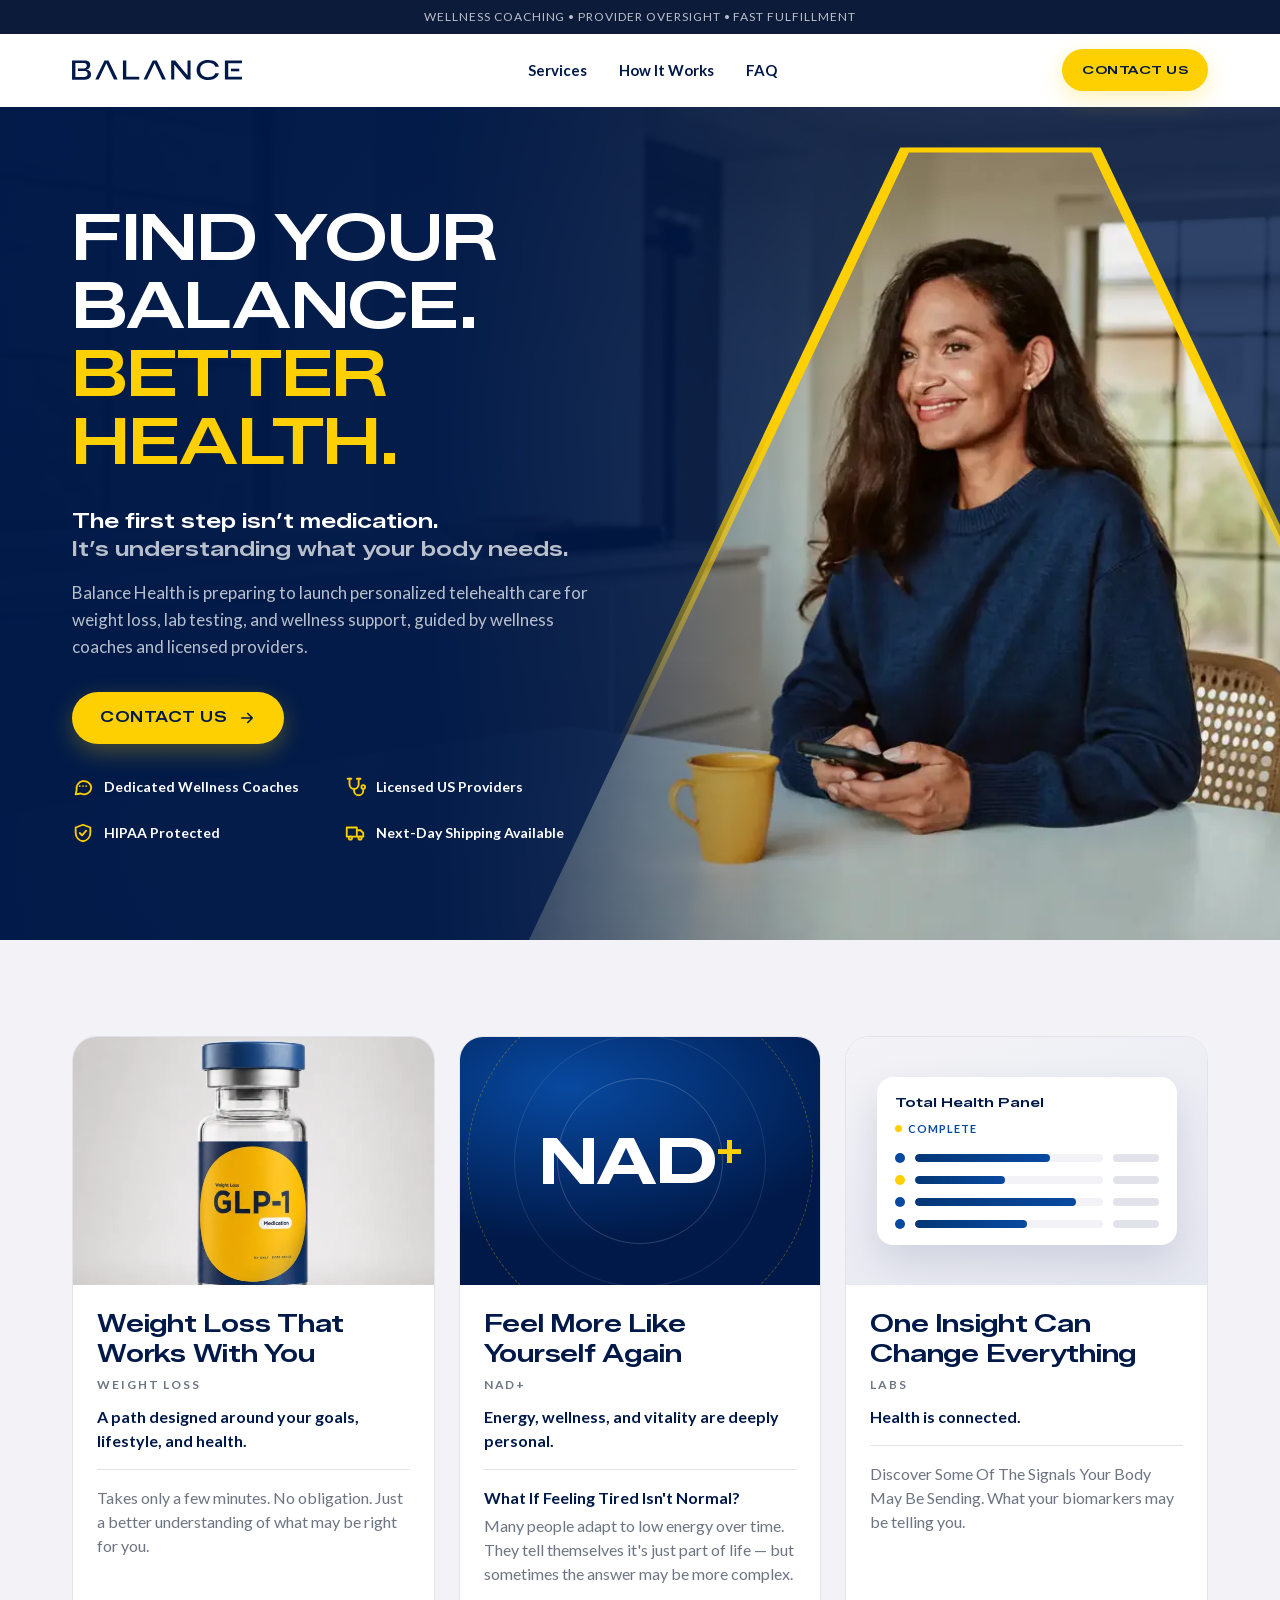
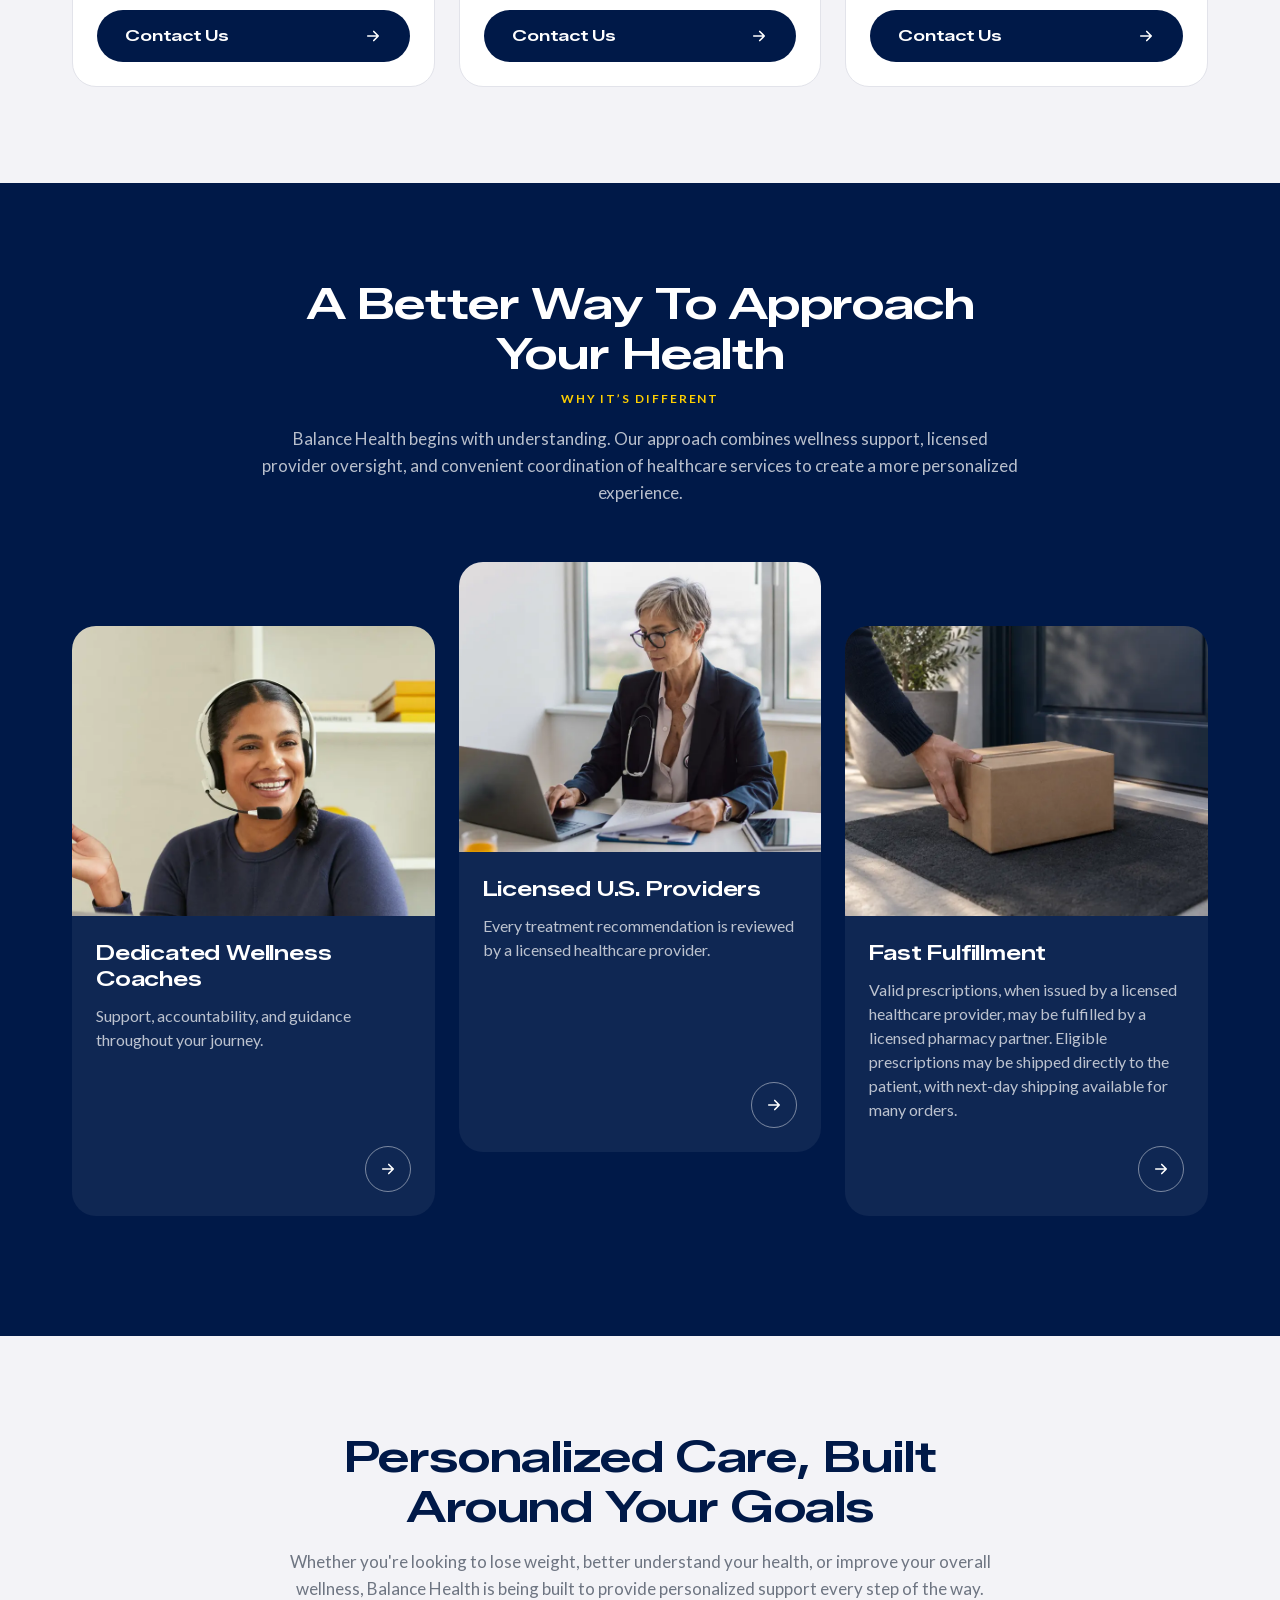
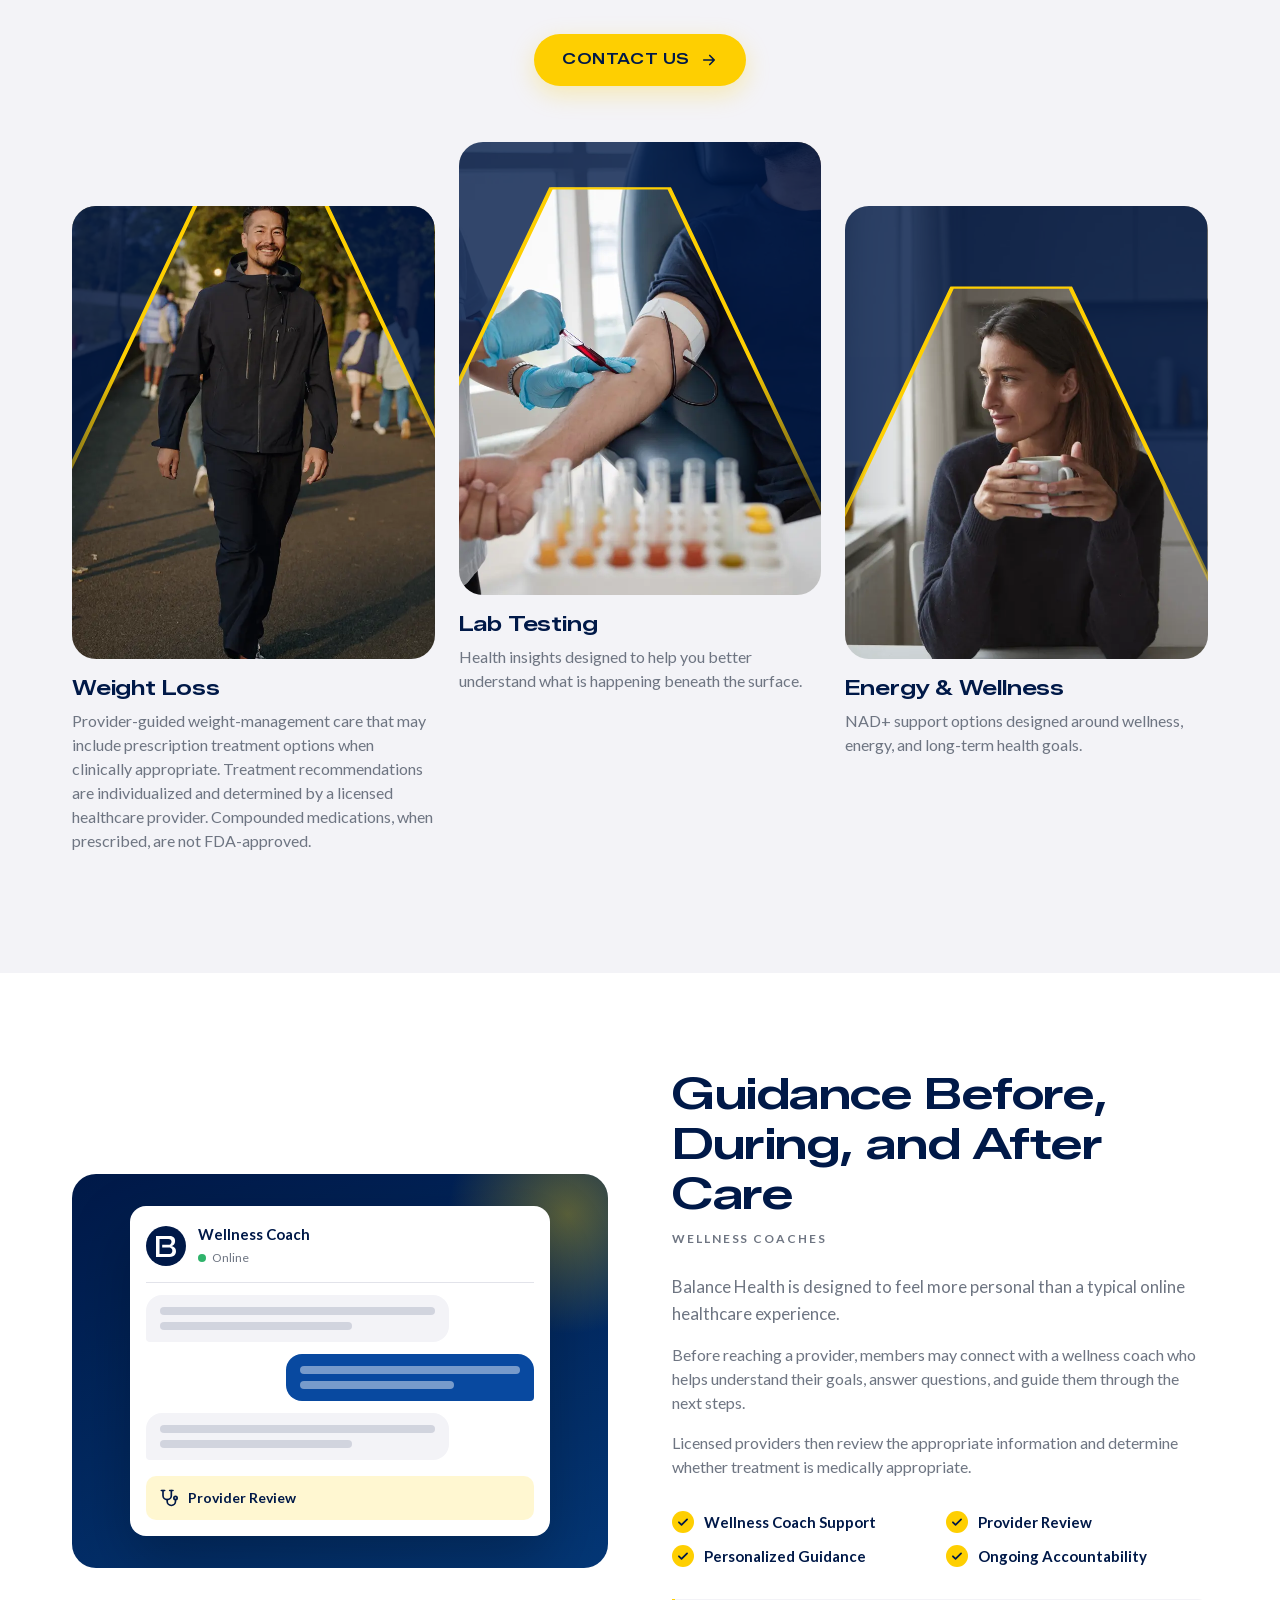
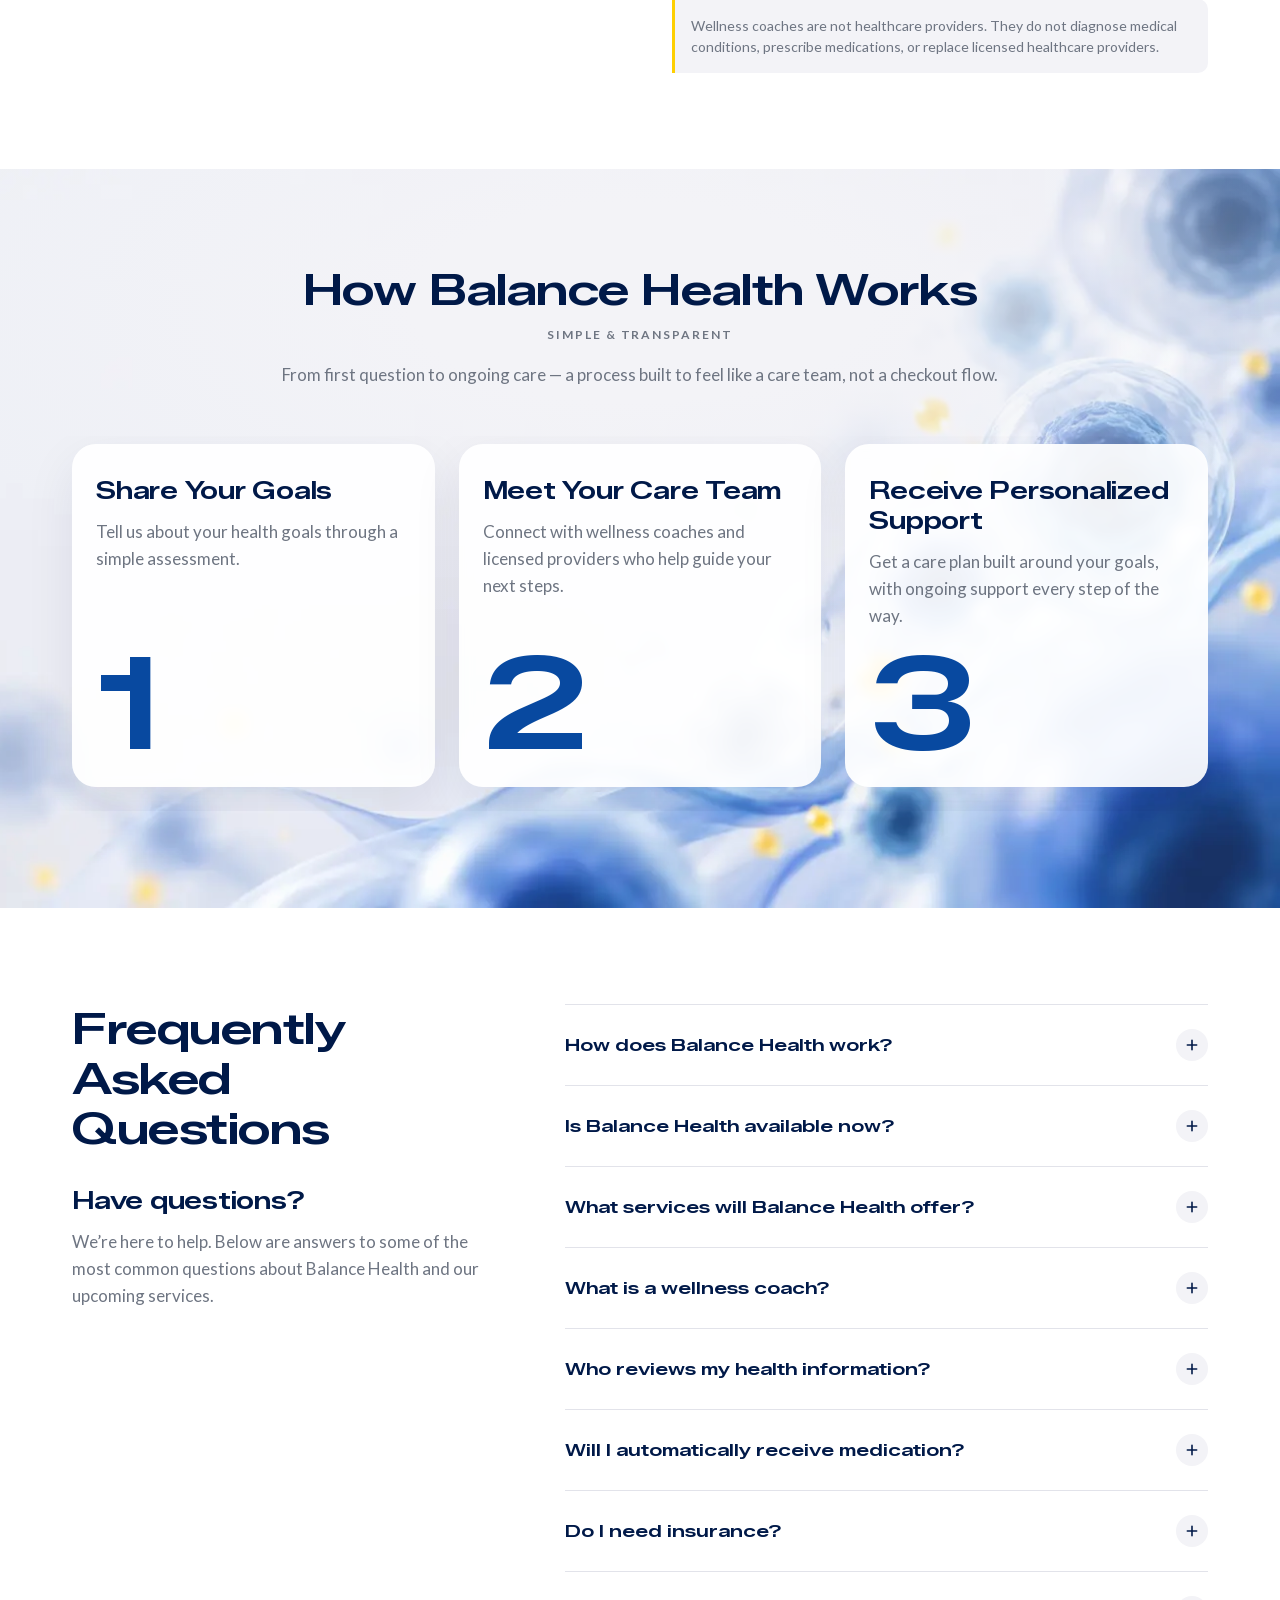
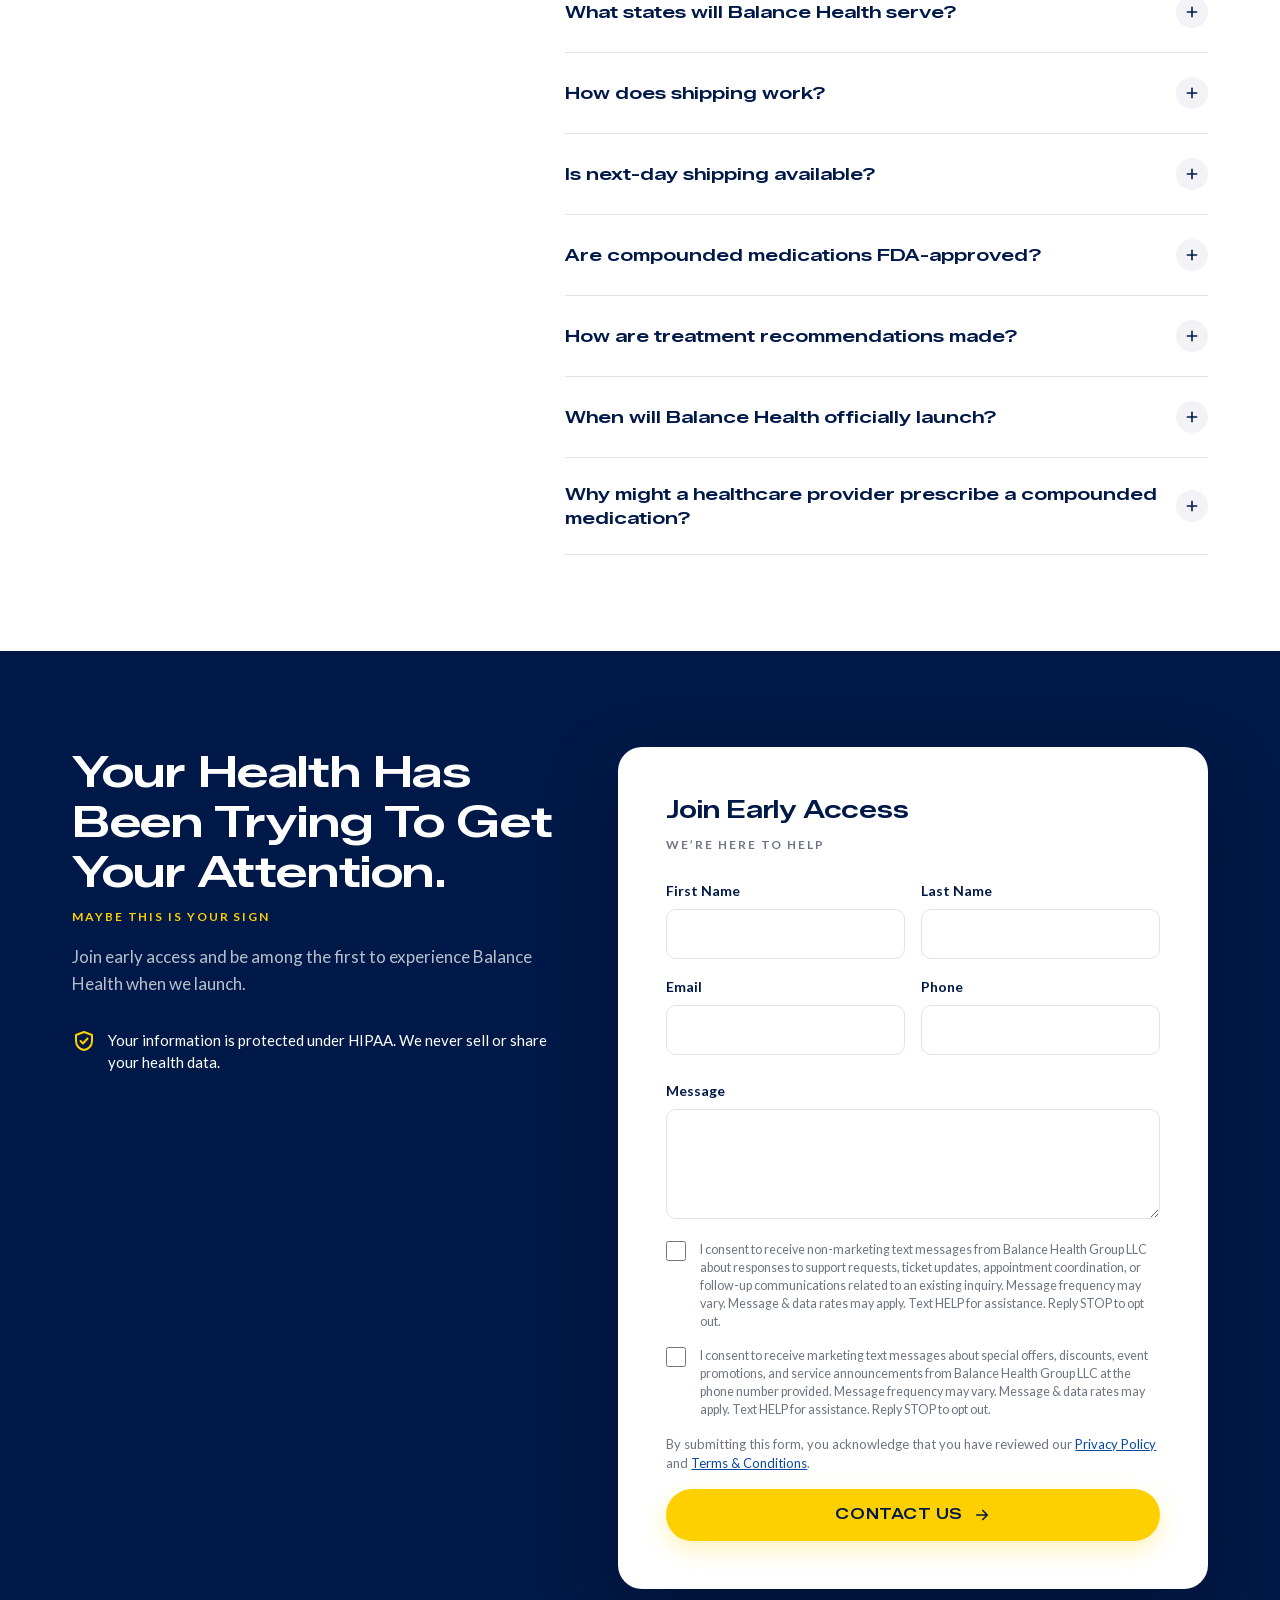
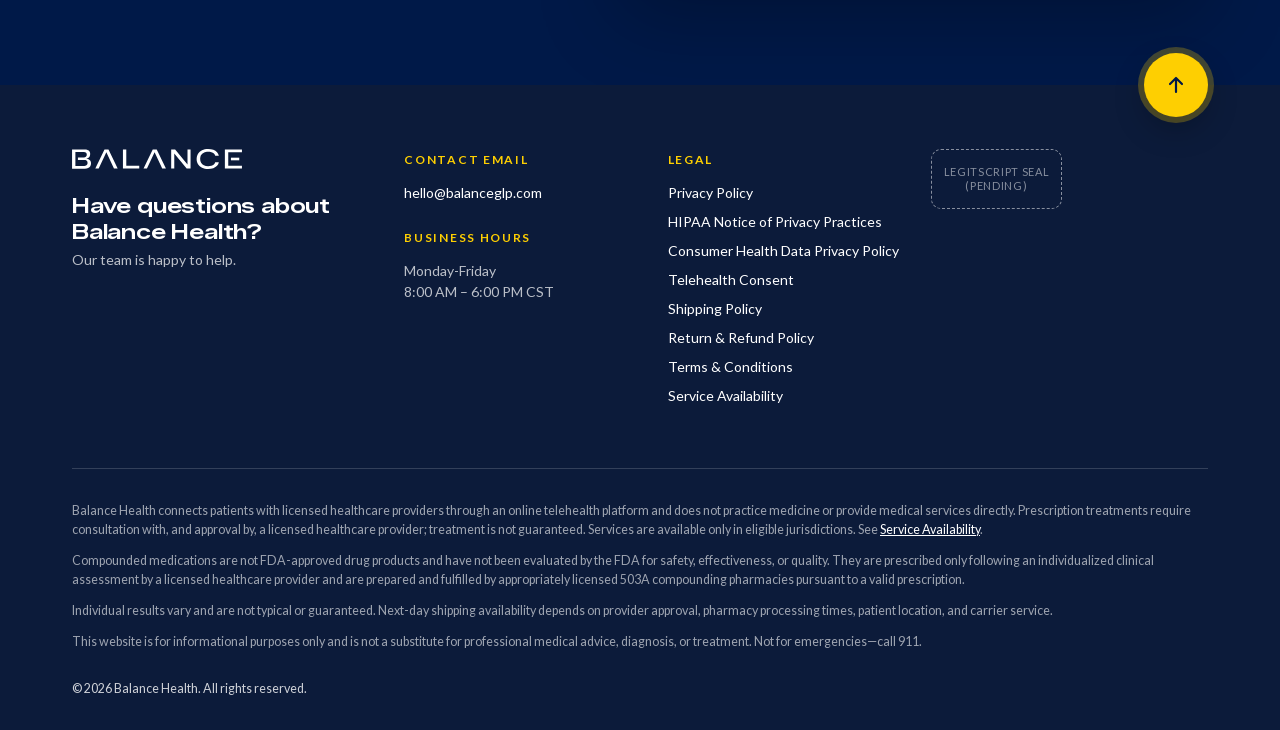
<file: index.html>
<!doctype html>
<!--
  Balance Health — homepage demo (proposal), v1.
  Copy: verbatim from the approved chimehealth.com homepage, "Chime Health"/"Chime" → "Balance Health".

  FLAGS (stand-ins the client must confirm — do not fix silently):
  1. Hero headline "Find Your Balance / Better Health." is a STAND-IN. The source headline
     ("Chime In To Better Health") is a pun on the old brand name.
  2. SMS consent names "Balance Health Group LLC" — confirm the legal entity name.
  3. Contact email: hello@balanceglp.com (confirmed by Luis, 9 Oct 2026).
  4. Every button reads "Contact Us" (Luis, 9 Oct 2026; was Start Assessment / Discover… / Join Early Access) and the CTAs
     anchor to the early-access form (#joinForm) until the assessment URL is confirmed.
  5. LegitScript seal → placeholder box until Balance Health's own seal is issued.
  6. Service jurisdictions list is Chime Health's — confirm for Balance Health.
  7. "Launching soon / preparing for launch" copy — confirm launch status.
  8. Legal pages (footer) are verbatim chimehealth.com copies, "Chime Health" → "Balance Health" and the
     hello@ → hello@balanceglp.com; privacy@ / compliance@ and the website domain stay XXXXXXXX.com — client counsel to sign off for the new brand (uploads/legal-ref/build.py).
  9. Cookie banner from the source is omitted: this static demo sets no cookies and runs no analytics.
  10. Early-access form is backend-ready: js/home.js POSTs the answers as JSON to the form's data-endpoint (empty until the
      backend URL is confirmed; with no endpoint nothing is sent). The error line "We couldn’t send your request. Please try
      again." is new UI copy — client to confirm.
  11. Hero background video (member at home, tall + wide cuts) is an AI-generated (Higgsfield) fictional person,
      not a real member — client to approve. The hero's triangle is the "Λ" outline from the wordmark used as a graphic (not in the brand book).
  12. Design pass after gsk.com (no copy changes): "Why It's Different" features shown as staggered photo cards,
      "Personalized Care" items as staggered photo cards, and "How It Works" as big-number cards over a cell render.
      All those photos and the render are AI-generated (Higgsfield): fictional people, not members, coaches, providers
      or staff — client to approve.
-->
<html lang="en">
<head>
  <meta charset="utf-8">
  <meta name="viewport" content="width=device-width, initial-scale=1">
  <meta name="robots" content="noindex, nofollow">
  <title>Balance Health - Telehealth care for weight loss</title>
  <meta name="description" content="Balance Health is preparing to launch personalized telehealth care for weight loss, lab testing, and wellness support, guided by wellness coaches and licensed providers.">
  <meta name="theme-color" content="#001948">
  <link rel="icon" href="favicon.svg?v=1000" type="image/svg+xml">
  <link rel="preload" href="assets/fonts/zalando-sans-expanded-latin.woff2" as="font" type="font/woff2" crossorigin>
  <link rel="preload" href="assets/fonts/lato-400-latin.woff2" as="font" type="font/woff2" crossorigin>
  <link rel="stylesheet" href="tokens/colors.css?v=1000">
  <link rel="stylesheet" href="tokens/type.css?v=1000">
  <link rel="stylesheet" href="css/fonts.css?v=1000">
  <link rel="preload" href="images/hero-member-wide-poster.webp?v=1003" as="image" media="(min-width: 600px)" fetchpriority="high">
  <link rel="preload" href="images/hero-member-poster.webp?v=1001" as="image" media="(max-width: 599.98px)" fetchpriority="high">
  <link rel="stylesheet" href="css/site.css?v=1013">
  <script>document.documentElement.classList.add('js');</script>
</head>
<body>
  <a class="skip-link" href="#main">Skip to content</a>

  <!-- Icon sprite -->
  <svg width="0" height="0" style="position:absolute" aria-hidden="true">
    <defs>
      <symbol id="i-arrow" viewBox="0 0 24 24" fill="none" stroke="currentColor" stroke-width="2.2" stroke-linecap="round" stroke-linejoin="round"><path d="M5 12h14M13 6l6 6-6 6"/></symbol>
      <symbol id="i-check" viewBox="0 0 24 24" fill="none" stroke="currentColor" stroke-width="3" stroke-linecap="round" stroke-linejoin="round"><path d="M5 12.5l4.5 4.5L19 7.5"/></symbol>
      <symbol id="i-coach" viewBox="0 0 24 24" fill="none" stroke="currentColor" stroke-width="2" stroke-linecap="round" stroke-linejoin="round"><path d="M21 12a8 8 0 0 1-11.6 7.1L4 20l1-4.6A8 8 0 1 1 21 12z"/><path d="M8.5 11h.01M12 11h.01M15.5 11h.01"/></symbol>
      <symbol id="i-provider" viewBox="0 0 24 24" fill="none" stroke="currentColor" stroke-width="2" stroke-linecap="round" stroke-linejoin="round"><path d="M6 3v6a5 5 0 0 0 10 0V3"/><path d="M11 14v2a5 5 0 0 0 10 0v-2"/><circle cx="21" cy="12" r="2"/><path d="M4 3h4M14 3h4"/></symbol>
      <symbol id="i-shield" viewBox="0 0 24 24" fill="none" stroke="currentColor" stroke-width="2" stroke-linecap="round" stroke-linejoin="round"><path d="M12 3l8 3v6c0 4.6-3.4 8.4-8 9-4.6-.6-8-4.4-8-9V6l8-3z"/><path d="M8.5 12l2.5 2.5 4.5-5"/></symbol>
      <symbol id="i-truck" viewBox="0 0 24 24" fill="none" stroke="currentColor" stroke-width="2" stroke-linecap="round" stroke-linejoin="round"><path d="M3 6h11v10H3zM14 9h4l3 3v4h-7"/><circle cx="7" cy="17.5" r="1.8"/><circle cx="17.5" cy="17.5" r="1.8"/></symbol>
    </defs>
  </svg>

  <div class="topbar">Wellness Coaching • Provider Oversight • Fast Fulfillment</div>

  <header class="site-header" id="top">
    <div class="container site-header__inner">
      <a class="site-header__logo" href="#top" aria-label="Balance Health home">
        <img src="assets/brand/balance-wordmark-navy.svg?v=1000" alt="Balance Health" width="170" height="20">
      </a>
      <nav class="site-nav" aria-label="Primary">
        <a href="#services">Services</a>
        <a href="#how">How It Works</a>
        <a href="#faq">FAQ</a>
      </nav>
      <a class="btn btn--primary btn--sm" href="#joinForm">Contact Us</a>
    </div>
  </header>

  <main id="main">

    <!-- Hero -->
    <section class="hero hero--bg on-navy" data-screen-label="hero">
      <!-- Background: member video (wide cut from 600px, tall on phones; js/home.js picks one), seen through the wordmark's "Λ" -->
      <div class="hero__bg" aria-hidden="true">
        <video class="hero__video" muted loop playsinline preload="none" data-hero-video
          data-wide="images/hero-member-wide.mp4?v=1003" data-tall="images/hero-member-loop.mp4?v=1001"></video>
        <svg width="0" height="0" style="position:absolute" focusable="false">
          <!-- The "Λ" from the wordmark: outer outline of the exact letterform in assets/brand/balance-wordmark-*.svg -->
          <symbol id="bh-lambda" viewBox="193.59 304.27 100.53 86.74"><path d="M193.59 391.01 L234.84 304.27 L252.87 304.27 L294.12 391.01 Z" vector-effect="non-scaling-stroke"/></symbol>
          <linearGradient id="bh-lambda-fade" x1="0" y1="0" x2="0" y2="1">
            <stop class="hero__fade-stop" offset="0"/><stop class="hero__fade-stop" offset=".3"/><stop class="hero__fade-stop" offset=".66" stop-opacity="0"/>
          </linearGradient>
        </svg>
        <svg class="hero__art hero__art--tall" viewBox="0 0 896 1120" preserveAspectRatio="xMidYMid slice" focusable="false">
          <mask id="bh-window-tall" maskUnits="userSpaceOnUse" x="0" y="0" width="896" height="1120">
            <rect width="896" height="1120" fill="#fff"/>
            <use href="#bh-lambda" x="-399" y="30" width="1738" height="1500" fill="#000"/>
          </mask>
          <rect class="hero__shade" width="896" height="1120" mask="url(#bh-window-tall)"/>
          <use href="#bh-lambda" class="hero__lambda" x="-399" y="30" width="1738" height="1500"/>
        </svg>
        <svg class="hero__art hero__art--wide" viewBox="0 0 1920 824" preserveAspectRatio="xMinYMid slice" focusable="false">
          <mask id="bh-window-wide" maskUnits="userSpaceOnUse" x="0" y="0" width="1920" height="824">
            <rect width="1920" height="824" fill="#fff"/>
            <use href="#bh-lambda" x="468" y="40" width="1043" height="900" fill="#000"/>
          </mask>
          <rect class="hero__shade" width="1920" height="824" mask="url(#bh-window-wide)"/>
          <use href="#bh-lambda" class="hero__lambda" x="468" y="40" width="1043" height="900"/>
        </svg>
        <svg class="hero__art hero__art--mid" viewBox="0 0 1920 824" preserveAspectRatio="xMidYMid slice" focusable="false">
          <mask id="bh-window-mid" maskUnits="userSpaceOnUse" x="0" y="0" width="1920" height="824">
            <rect width="1920" height="824" fill="#fff"/>
            <use href="#bh-lambda" x="468" y="40" width="1043" height="900" fill="#000"/>
          </mask>
          <rect class="hero__shade" width="1920" height="824" mask="url(#bh-window-mid)"/>
          <use href="#bh-lambda" class="hero__lambda" x="468" y="40" width="1043" height="900"/>
        </svg>
      </div>
      <div class="container hero__grid">
        <div class="hero__copy">
          <h1 class="hero__title">Find Your Balance. <span class="accent">Better Health.</span></h1>
          <p class="hero__statement">The first step isn’t medication. <span>It’s understanding what your body needs.</span></p>
          <p class="hero__lead">Balance Health is preparing to launch personalized telehealth care for weight loss, lab testing, and wellness support, guided by wellness coaches and licensed providers.</p>
          <div class="hero__cta">
            <a class="btn btn--primary" href="#joinForm">Contact Us <svg aria-hidden="true"><use href="#i-arrow"/></svg></a>
          </div>
          <ul class="trust" aria-label="Why Balance Health">
            <li><svg aria-hidden="true"><use href="#i-coach"/></svg>Dedicated Wellness Coaches</li>
            <li><svg aria-hidden="true"><use href="#i-provider"/></svg>Licensed US Providers</li>
            <li><svg aria-hidden="true"><use href="#i-shield"/></svg>HIPAA Protected</li>
            <li><svg aria-hidden="true"><use href="#i-truck"/></svg>Next-Day Shipping Available</li>
          </ul>
        </div>
      </div>
    </section>

    <!-- Services -->
    <section class="section section--soft" id="services" data-screen-label="services">
      <div class="container">
        <h2 class="visually-hidden">Services</h2>
        <div class="services services--flush">
          <article class="service-card reveal">
            <div class="service-card__media">
              <img src="images/vial-glp1-yellow.webp?v=1000" alt="Weight Loss Balance Health GLP-Squared" width="720" height="900" loading="lazy">
            </div>
            <div class="service-card__body">
              <h3>Weight Loss That Works With You</h3>
              <span class="label">Weight Loss</span>
              <p class="service-card__lead">A path designed around your goals, lifestyle, and health.</p>
              <p class="service-card__more">Takes only a few minutes. No obligation. Just a better understanding of what may be right for you.</p>
              <div class="service-card__cta"><a class="btn btn--secondary" href="#joinForm">Contact Us <svg aria-hidden="true"><use href="#i-arrow"/></svg></a></div>
            </div>
          </article>

          <article class="service-card reveal">
            <div class="service-card__media">
              <div class="art-nad" role="img" aria-label="NAD+">
                <span class="art-nad__ring"></span><span class="art-nad__ring"></span><span class="art-nad__ring"></span>
                <span class="art-nad__word" aria-hidden="true">NAD<sup>+</sup></span>
              </div>
            </div>
            <div class="service-card__body">
              <h3>Feel More Like Yourself Again</h3>
              <span class="label">NAD+</span>
              <p class="service-card__lead">Energy, wellness, and vitality are deeply personal.</p>
              <p class="service-card__more"><strong>What If Feeling Tired Isn't Normal?</strong>Many people adapt to low energy over time. They tell themselves it's just part of life — but sometimes the answer may be more complex.</p>
              <div class="service-card__cta"><a class="btn btn--secondary" href="#joinForm">Contact Us <svg aria-hidden="true"><use href="#i-arrow"/></svg></a></div>
            </div>
          </article>

          <article class="service-card reveal">
            <div class="service-card__media">
              <div class="art-labs" role="img" aria-label="labs Total Health Panel — Complete">
                <div class="panel" aria-hidden="true">
                  <div class="panel__title">Total Health Panel</div>
                  <div class="panel__status">Complete</div>
                  <div class="panel__row"><span class="panel__dot"></span><span class="panel__bar" style="--w:72%"></span><span class="panel__val"></span></div>
                  <div class="panel__row"><span class="panel__dot"></span><span class="panel__bar" style="--w:48%"></span><span class="panel__val"></span></div>
                  <div class="panel__row"><span class="panel__dot"></span><span class="panel__bar" style="--w:86%"></span><span class="panel__val"></span></div>
                  <div class="panel__row"><span class="panel__dot"></span><span class="panel__bar" style="--w:60%"></span><span class="panel__val"></span></div>
                </div>
              </div>
            </div>
            <div class="service-card__body">
              <h3>One Insight Can Change Everything</h3>
              <span class="label">Labs</span>
              <p class="service-card__lead">Health is connected.</p>
              <p class="service-card__more">Discover Some Of The Signals Your Body May Be Sending. What your biomarkers may be telling you.</p>
              <div class="service-card__cta"><a class="btn btn--secondary" href="#joinForm">Contact Us <svg aria-hidden="true"><use href="#i-arrow"/></svg></a></div>
            </div>
          </article>
        </div>
      </div>
    </section>

    <!-- Why it's different: calm centred intro + staggered photo cards (after gsk.com's "card-slides") -->
    <section class="section section--navy on-navy why" data-screen-label="why">
      <div class="container">
        <div class="section-head section-head--center reveal">
          <h2>A Better Way To Approach Your Health</h2>
          <span class="label">Why It’s Different</span>
          <p>Balance Health begins with understanding. Our approach combines wellness support, licensed provider oversight, and convenient coordination of healthcare services to create a more personalized experience.</p>
        </div>
      </div>
      <div class="rail reveal" data-rail>
        <ul class="rail__track why-track" aria-label="Why It’s Different">
          <li class="why-card">
            <a class="why-card__link" href="#joinForm">
              <span class="why-card__media"><img src="images/why-coach.webp?v=1010" alt="A wellness coach with a headset smiling during a video call at her desk" width="800" height="640" loading="lazy"></span>
              <span class="why-card__body">
                <h3>Dedicated Wellness Coaches</h3>
                <p>Support, accountability, and guidance throughout your journey.</p>
                <span class="why-card__go" aria-hidden="true"><svg><use href="#i-arrow"/></svg></span>
              </span>
            </a>
          </li>
          <li class="why-card">
            <a class="why-card__link" href="#joinForm">
              <span class="why-card__media"><img src="images/why-provider.webp?v=1010" alt="A physician with reading glasses reviewing notes at a laptop by a window" width="800" height="640" loading="lazy"></span>
              <span class="why-card__body">
                <h3>Licensed U.S. Providers</h3>
                <p>Every treatment recommendation is reviewed by a licensed healthcare provider.</p>
                <span class="why-card__go" aria-hidden="true"><svg><use href="#i-arrow"/></svg></span>
              </span>
            </a>
          </li>
          <li class="why-card">
            <a class="why-card__link" href="#joinForm">
              <span class="why-card__media"><img src="images/why-delivery.webp?v=1010" alt="A hand reaching for a plain delivery box on a doormat at a front door" width="800" height="640" loading="lazy"></span>
              <span class="why-card__body">
                <h3>Fast Fulfillment</h3>
                <p>Valid prescriptions, when issued by a licensed healthcare provider, may be fulfilled by a licensed pharmacy partner. Eligible prescriptions may be shipped directly to the patient, with next-day shipping available for many orders.</p>
                <span class="why-card__go" aria-hidden="true"><svg><use href="#i-arrow"/></svg></span>
              </span>
            </a>
          </li>
        </ul>
        <div class="rail__controls container">
          <button class="rail__btn" type="button" data-rail-prev aria-label="Previous"><svg aria-hidden="true"><use href="#i-arrow"/></svg></button>
          <span class="rail__progress" aria-hidden="true"><span class="rail__bar"></span></span>
          <button class="rail__btn" type="button" data-rail-next aria-label="Next"><svg aria-hidden="true"><use href="#i-arrow"/></svg></button>
        </div>
      </div>
    </section>

    <!-- Personalized care: staggered photo cards (after gsk.com's story strip); each photo framed by the hero's "Λ" window -->
    <section class="section section--soft" data-screen-label="care">
      <div class="container">
        <div class="section-head section-head--center reveal">
          <h2>Personalized Care, Built Around Your Goals</h2>
          <p>Whether you're looking to lose weight, better understand your health, or improve your overall wellness, Balance Health is being built to provide personalized support every step of the way.</p>
          <a class="btn btn--primary" href="#joinForm">Contact Us <svg aria-hidden="true"><use href="#i-arrow"/></svg></a>
        </div>
      </div>
      <div class="rail reveal" data-rail>
        <ul class="rail__track story-track" aria-label="Personalized care">
          <li class="story">
            <span class="story__media"><img src="images/story-walk.webp?v=1009" alt="A smiling man walking along a tree-lined park path at golden hour" width="720" height="960" loading="lazy"><svg class="lambda" viewBox="0 0 720 960" preserveAspectRatio="xMidYMid slice" aria-hidden="true" focusable="false"><mask id="bh-window-walk" maskUnits="userSpaceOnUse" x="0" y="0" width="720" height="960"><rect width="720" height="960" fill="#fff"/><use href="#bh-lambda" x="-275" y="0" width="1300" height="1122" fill="#000"/></mask><rect class="lambda__shade" width="720" height="960" mask="url(#bh-window-walk)"/><use href="#bh-lambda" class="lambda__edge" x="-275" y="0" width="1300" height="1122"/></svg></span>
            <h3 class="story__title">Weight Loss</h3>
            <p class="story__text">Provider-guided weight-management care that may include prescription treatment options when clinically appropriate. Treatment recommendations are individualized and determined by a licensed healthcare provider. Compounded medications, when prescribed, are not FDA-approved.</p>
          </li>
          <li class="story">
            <span class="story__media"><img src="images/story-labs.webp?v=1009" alt="A lab technician in gloves taking a routine blood sample from a man’s arm" width="720" height="960" loading="lazy"><svg class="lambda" viewBox="0 0 720 960" preserveAspectRatio="xMidYMid slice" aria-hidden="true" focusable="false"><mask id="bh-window-labs" maskUnits="userSpaceOnUse" x="0" y="0" width="720" height="960"><rect width="720" height="960" fill="#fff"/><use href="#bh-lambda" x="-350" y="120" width="1300" height="1122" fill="#000"/></mask><rect class="lambda__shade" width="720" height="960" mask="url(#bh-window-labs)"/><use href="#bh-lambda" class="lambda__edge" x="-350" y="120" width="1300" height="1122"/></svg></span>
            <h3 class="story__title">Lab Testing</h3>
            <p class="story__text">Health insights designed to help you better understand what is happening beneath the surface.</p>
          </li>
          <li class="story">
            <span class="story__media"><img src="images/story-tired.webp?v=1009" alt="A woman holding a mug of coffee by a kitchen window in the morning" width="720" height="960" loading="lazy"><svg class="lambda" viewBox="0 0 720 960" preserveAspectRatio="xMidYMid slice" aria-hidden="true" focusable="false"><mask id="bh-window-tired" maskUnits="userSpaceOnUse" x="0" y="0" width="720" height="960"><rect width="720" height="960" fill="#fff"/><use href="#bh-lambda" x="-320" y="190" width="1300" height="1122" fill="#000"/></mask><rect class="lambda__shade" width="720" height="960" mask="url(#bh-window-tired)"/><use href="#bh-lambda" class="lambda__edge" x="-320" y="190" width="1300" height="1122"/></svg></span>
            <h3 class="story__title">Energy &amp; Wellness</h3>
            <p class="story__text">NAD+ support options designed around wellness, energy, and long-term health goals.</p>
          </li>
        </ul>
        <div class="rail__controls container">
          <button class="rail__btn" type="button" data-rail-prev aria-label="Previous"><svg aria-hidden="true"><use href="#i-arrow"/></svg></button>
          <span class="rail__progress" aria-hidden="true"><span class="rail__bar"></span></span>
          <button class="rail__btn" type="button" data-rail-next aria-label="Next"><svg aria-hidden="true"><use href="#i-arrow"/></svg></button>
        </div>
      </div>
    </section>

    <!-- Wellness coaches -->
    <section class="section" data-screen-label="coaches">
      <div class="container coach">
        <div class="coach__copy reveal">
          <h2 class="coach__title">Guidance Before, During, and After Care</h2>
          <span class="label">Wellness Coaches</span>
          <p class="intro">Balance Health is designed to feel more personal than a typical online healthcare experience.</p>
          <p>Before reaching a provider, members may connect with a wellness coach who helps understand their goals, answer questions, and guide them through the next steps.</p>
          <p>Licensed providers then review the appropriate information and determine whether treatment is medically appropriate.</p>
          <ul class="checks">
            <li><svg aria-hidden="true"><use href="#i-check"/></svg>Wellness Coach Support</li>
            <li><svg aria-hidden="true"><use href="#i-check"/></svg>Provider Review</li>
            <li><svg aria-hidden="true"><use href="#i-check"/></svg>Personalized Guidance</li>
            <li><svg aria-hidden="true"><use href="#i-check"/></svg>Ongoing Accountability</li>
          </ul>
          <p class="note">Wellness coaches are not healthcare providers. They do not diagnose medical conditions, prescribe medications, or replace licensed healthcare providers.</p>
        </div>
        <div class="coach__art reveal">
          <div class="chat" role="img" aria-label="CHAT Wellness Coaches">
            <div class="chat__card" aria-hidden="true">
              <div class="chat__head">
                <span class="chat__avatar"><img src="assets/brand/balance-mark-navy.svg?v=1000" alt=""></span>
                <span><span class="chat__who">Wellness Coach</span><span class="chat__online">Online</span></span>
              </div>
              <div class="bubble"><span></span><span></span></div>
              <div class="bubble bubble--me"><span></span><span></span></div>
              <div class="bubble"><span></span><span></span></div>
              <div class="chat__review"><svg><use href="#i-provider"/></svg>Provider Review</div>
            </div>
          </div>
        </div>
      </div>
    </section>

    <!-- How it works: big-number cards over the cell render (after gsk.com) -->
    <section class="section section--soft how" id="how" data-screen-label="how-it-works">
      <div class="container">
        <div class="section-head section-head--center reveal">
          <h2>How Balance Health Works</h2>
          <span class="label">Simple &amp; Transparent</span>
          <p>From first question to ongoing care — a process built to feel like a care team, not a checkout flow.</p>
        </div>
      </div>
      <div class="rail reveal" data-rail>
        <ol class="rail__track step-track" aria-label="How Balance Health Works">
          <li class="step-card">
            <h3>Share Your Goals</h3>
            <p>Tell us about your health goals through a simple assessment.</p>
            <span class="step-card__num" aria-hidden="true">1</span>
          </li>
          <li class="step-card">
            <h3>Meet Your Care Team</h3>
            <p>Connect with wellness coaches and licensed providers who help guide your next steps.</p>
            <span class="step-card__num" aria-hidden="true">2</span>
          </li>
          <li class="step-card">
            <h3>Receive Personalized Support</h3>
            <p>Get a care plan built around your goals, with ongoing support every step of the way.</p>
            <span class="step-card__num" aria-hidden="true">3</span>
          </li>
        </ol>
        <div class="rail__controls container">
          <button class="rail__btn" type="button" data-rail-prev aria-label="Previous"><svg aria-hidden="true"><use href="#i-arrow"/></svg></button>
          <span class="rail__progress" aria-hidden="true"><span class="rail__bar"></span></span>
          <button class="rail__btn" type="button" data-rail-next aria-label="Next"><svg aria-hidden="true"><use href="#i-arrow"/></svg></button>
        </div>
      </div>
    </section>

    <!-- FAQ -->
    <section class="section" id="faq" data-screen-label="faq">
      <div class="container faq">
        <div class="faq__intro section-head reveal">
          <h2>Frequently Asked Questions</h2>
          <h3>Have questions?</h3>
          <p>We’re here to help. Below are answers to some of the most common questions about Balance Health and our upcoming services.</p>
        </div>
        <div class="faq__list reveal">
          <details class="faq-item">
            <summary>How does Balance Health work?</summary>
            <div class="faq-item__body"><p>Balance Health connects individuals with wellness support and licensed healthcare providers through a convenient online experience. Depending on your needs, you may be asked to complete a health assessment and provide additional information for review by a licensed provider.</p></div>
          </details>
          <details class="faq-item">
            <summary>Is Balance Health available now?</summary>
            <div class="faq-item__body"><p>Balance Health is currently preparing for launch. Join our early access list to receive updates, launch announcements, and information about available services.</p></div>
          </details>
          <details class="faq-item">
            <summary>What services will Balance Health offer?</summary>
            <div class="faq-item__body"><p>Balance Health plans to offer personalized support for weight management, lab testing, and wellness-focused programs. Available services may vary by state and provider availability.</p></div>
          </details>
          <details class="faq-item">
            <summary>What is a wellness coach?</summary>
            <div class="faq-item__body"><p>A wellness coach is a member of the Balance Health team who helps support your health journey by providing education, guidance, accountability, and general wellness support. Wellness coaches do not diagnose medical conditions, prescribe medications, or replace licensed healthcare providers.</p></div>
          </details>
          <details class="faq-item">
            <summary>Who reviews my health information?</summary>
            <div class="faq-item__body"><p>Health information submitted through Balance Health may be reviewed by licensed healthcare providers who determine whether services or treatments are appropriate based on your individual circumstances and applicable laws and regulations.</p></div>
          </details>
          <details class="faq-item">
            <summary>Will I automatically receive medication?</summary>
            <div class="faq-item__body"><p>No. Medication is never guaranteed. Treatment recommendations and prescribing decisions are made solely by a licensed healthcare provider based on an individualized clinical assessment. Not all patients will qualify for prescription treatment.</p></div>
          </details>
          <details class="faq-item">
            <summary>Do I need insurance?</summary>
            <div class="faq-item__body"><p>No. Balance Health services are designed to be accessible whether or not you have insurance. Coverage and reimbursement may vary depending on your individual insurance plan</p></div>
          </details>
          <details class="faq-item" id="jurisdictions">
            <summary>What states will Balance Health serve?</summary>
            <div class="faq-item__body">
              <h4>Balance Health services are available in the following jurisdictions:</h4>
              <p>Alabama, Alaska, Arizona, Colorado, Connecticut, Delaware, District of Columbia, Georgia, Hawaii, Idaho, Iowa, Kansas, Louisiana, Maine, Maryland, Massachusetts, Michigan, Minnesota, Missouri, Montana, Nebraska, Nevada, New Hampshire, New Jersey, New Mexico, New York, North Dakota, Ohio, Oklahoma, Oregon, Pennsylvania, South Dakota, Texas, Utah, Virginia, Washington, West Virginia, Wisconsin, and Wyoming.</p>
              <p>Service availability, treatment options, laboratory services, and prescription fulfillment may vary by jurisdiction and are subject to provider licensure, clinical eligibility, applicable laws and regulations, and pharmacy availability.</p>
            </div>
          </details>
          <details class="faq-item">
            <summary>How does shipping work?</summary>
            <div class="faq-item__body"><p>If a licensed healthcare provider determines that treatment is appropriate and a prescription is issued, eligible prescriptions may be fulfilled by a licensed pharmacy partner and shipped directly to the patient. Shipping times may vary based on location, pharmacy processing, and carrier service.</p></div>
          </details>
          <details class="faq-item">
            <summary>Is next-day shipping available?</summary>
            <div class="faq-item__body"><p>Next-day shipping may be available for eligible prescriptions in certain locations. Availability depends on provider approval, pharmacy processing times, patient location, and carrier service.</p></div>
          </details>
          <details class="faq-item">
            <summary>Are compounded medications FDA-approved?</summary>
            <div class="faq-item__body"><p>No. Compounded medications are not FDA-approved drug products and have not been evaluated by the U.S. Food and Drug Administration (FDA) for safety, effectiveness, or quality. When prescribed, compounded medications are prepared by a licensed compounding pharmacy pursuant to a valid patient-specific prescription and based on the independent clinical judgment of a licensed healthcare provider. Treatment recommendations are individualized, and medication is not guaranteed.</p></div>
          </details>
          <details class="faq-item">
            <summary>How are treatment recommendations made?</summary>
            <div class="faq-item__body"><p>Treatment recommendations are made by licensed healthcare providers based on the patient’s medical history, health information, clinical circumstances, and applicable standards of care. Recommendations are individualized, and treatment may differ from patient to patient.</p></div>
          </details>
          <details class="faq-item">
            <summary>When will Balance Health officially launch?</summary>
            <div class="faq-item__body"><p>We are currently preparing for launch. Join our early access list to receive updates and be among the first to know when services become available.</p></div>
          </details>
          <details class="faq-item">
            <summary>Why might a healthcare provider prescribe a compounded medication?</summary>
            <div class="faq-item__body"><p>Treatment decisions are made individually by licensed healthcare providers based on the patient’s medical history, clinical circumstances, treatment needs, and applicable legal and professional requirements. A compounded medication may be considered when the prescribing healthcare provider determines that the individual patient has a specific clinical need for a compounded formulation.</p></div>
          </details>
        </div>
      </div>
    </section>

    <!-- Early access -->
    <section class="section section--navy on-navy" id="joinForm" data-screen-label="join">
      <div class="container join">
        <div class="join__copy reveal">
          <h2>Your Health Has Been Trying To Get Your Attention.</h2>
          <span class="label">Maybe this is your sign</span>
          <p>Join early access and be among the first to experience Balance Health when we launch.</p>
          <p class="hipaa"><svg aria-hidden="true"><use href="#i-shield"/></svg><span>Your information is protected under HIPAA. We never sell or share your health data.</span></p>
        </div>
        <div class="form-card reveal">
          <!-- Backend: set data-endpoint to the API URL. js/home.js POSTs the answers there as JSON (contract in README). Empty = static demo, nothing is sent. -->
          <form id="earlyAccessForm" method="post" data-endpoint="" novalidate>
            <h3>Join Early Access</h3>
            <span class="label">We’re Here To Help</span>
            <div class="form-grid form-grid--2">
              <div class="field"><label for="f-first">First Name</label><input id="f-first" name="firstName" autocomplete="given-name" required><p class="field__error">Please enter your first name.</p></div>
              <div class="field"><label for="f-last">Last Name</label><input id="f-last" name="lastName" autocomplete="family-name" required><p class="field__error">Please enter your last name.</p></div>
              <div class="field"><label for="f-email">Email</label><input id="f-email" name="email" type="email" autocomplete="email" required><p class="field__error">Please enter a valid email.</p></div>
              <div class="field"><label for="f-phone">Phone</label><input id="f-phone" name="phone" type="tel" autocomplete="tel" inputmode="tel"></div>
            </div>
            <div class="form-grid">
              <div class="field"><label for="f-message">Message</label><textarea id="f-message" name="message"></textarea></div>
              <label class="consent"><input type="checkbox" name="smsNonMarketing"><span>I consent to receive non-marketing text messages from Balance Health Group LLC about responses to support requests, ticket updates, appointment coordination, or follow-up communications related to an existing inquiry. Message frequency may vary. Message &amp; data rates may apply. Text HELP for assistance. Reply STOP to opt out.</span></label>
              <label class="consent"><input type="checkbox" name="smsMarketing"><span>I consent to receive marketing text messages about special offers, discounts, event promotions, and service announcements from Balance Health Group LLC at the phone number provided. Message frequency may vary. Message &amp; data rates may apply. Text HELP for assistance. Reply STOP to opt out.</span></label>
              <p class="form-legal">By submitting this form, you acknowledge that you have reviewed our <a href="privacy-policy.html">Privacy Policy</a> and <a href="terms-conditions.html">Terms &amp; Conditions</a>.</p>
              <p class="form-error" id="earlyAccessError" role="alert" hidden>We couldn’t send your request. Please try again.</p>
              <button class="btn btn--primary" type="submit">Contact Us <svg aria-hidden="true"><use href="#i-arrow"/></svg></button>
            </div>
          </form>
          <div class="form-success" id="earlyAccessSuccess" hidden tabindex="-1">
            <div class="form-success__icon"><svg aria-hidden="true"><use href="#i-check"/></svg></div>
            <h3>Thank you!</h3>
            <p>Your request has been received.</p>
          </div>
        </div>
      </div>
    </section>
  </main>

  <footer class="site-footer">
    <a class="to-top" href="#top" aria-label="Back to top"><svg aria-hidden="true"><use href="#i-arrow"/></svg></a>
    <div class="container">
      <div class="footer-top">
        <div class="footer-brand">
          <img src="assets/brand/balance-wordmark-white.svg?v=1000" alt="Balance Health" width="170" height="20" loading="lazy">
          <h2>Have questions about Balance Health?</h2>
          <p>Our team is happy to help.</p>
        </div>
        <div class="footer-col">
          <h3>Contact Email</h3>
          <p><a href="mailto:hello@balanceglp.com">hello@balanceglp.com</a></p>
          <h3 class="footer-col__next">Business Hours</h3>
          <p>Monday-Friday<br>8:00 AM – 6:00 PM CST</p>
        </div>
        <div class="footer-col">
          <h3>Legal</h3>
          <ul>
            <li><a href="privacy-policy.html">Privacy Policy</a></li>
            <li><a href="hipaa-notice.html">HIPAA Notice of Privacy Practices</a></li>
            <li><a href="consumer-health-data-privacy-policy.html">Consumer Health Data Privacy Policy</a></li>
            <li><a href="telehealth-consent.html">Telehealth Consent</a></li>
            <li><a href="shipping-policy.html">Shipping Policy</a></li>
            <li><a href="return-refund-policy.html">Return &amp; Refund Policy</a></li>
            <li><a href="terms-conditions.html">Terms &amp; Conditions</a></li>
            <li><a href="#jurisdictions">Service Availability</a></li>
          </ul>
        </div>
        <div class="footer-col">
          <span class="seal-placeholder">LegitScript seal<br>(pending)</span>
        </div>
      </div>
      <div class="footer-legal">
        <p>Balance Health connects patients with licensed healthcare providers through an online telehealth platform and does not practice medicine or provide medical services directly. Prescription treatments require consultation with, and approval by, a licensed healthcare provider; treatment is not guaranteed. Services are available only in eligible jurisdictions. See <a href="#jurisdictions">Service Availability</a>.</p>
        <p>Compounded medications are not FDA-approved drug products and have not been evaluated by the FDA for safety, effectiveness, or quality. They are prescribed only following an individualized clinical assessment by a licensed healthcare provider and are prepared and fulfilled by appropriately licensed 503A compounding pharmacies pursuant to a valid prescription.</p>
        <p>Individual results vary and are not typical or guaranteed. Next-day shipping availability depends on provider approval, pharmacy processing times, patient location, and carrier service.</p>
        <p>This website is for informational purposes only and is not a substitute for professional medical advice, diagnosis, or treatment. Not for emergencies—call 911.</p>
        <p class="footer-copy">© 2026 Balance Health. All rights reserved.</p>
      </div>
    </div>
  </footer>

  <script src="js/home.js?v=1012" defer></script>
</body>
</html>
</file>
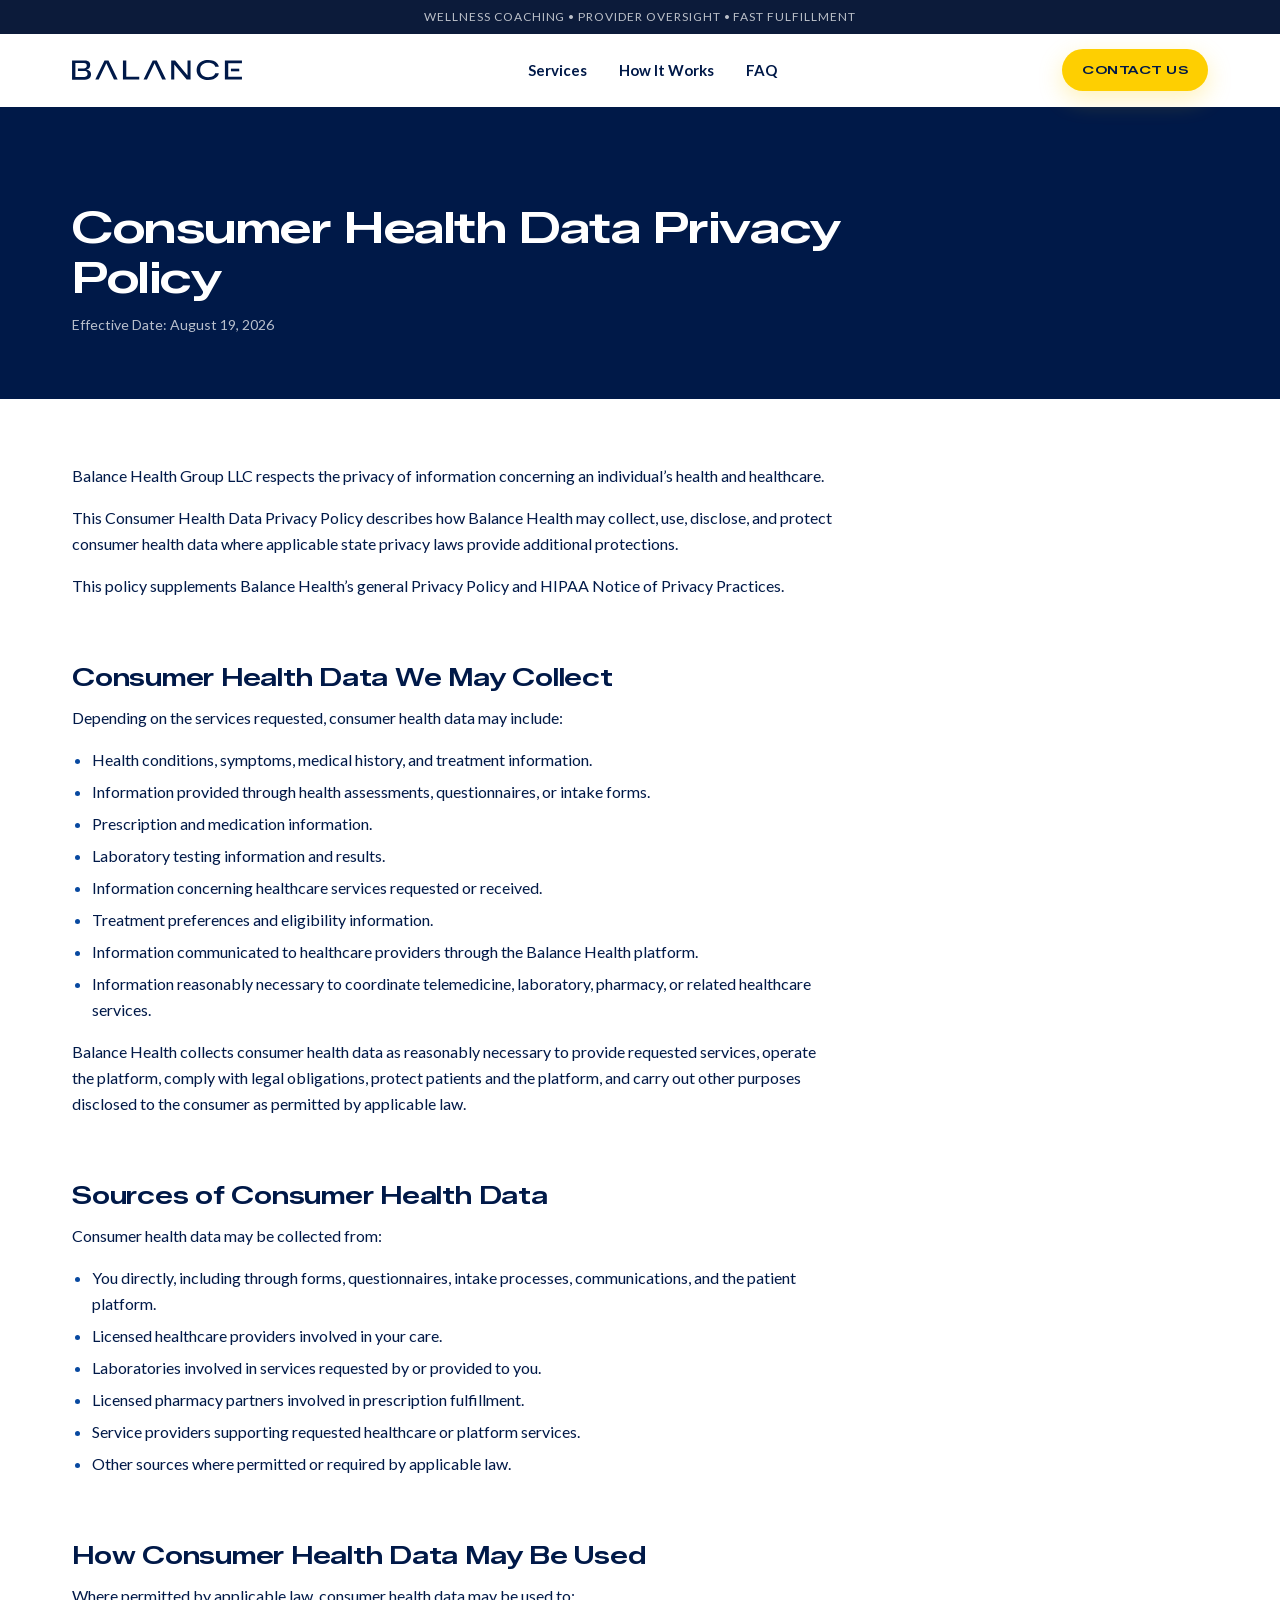
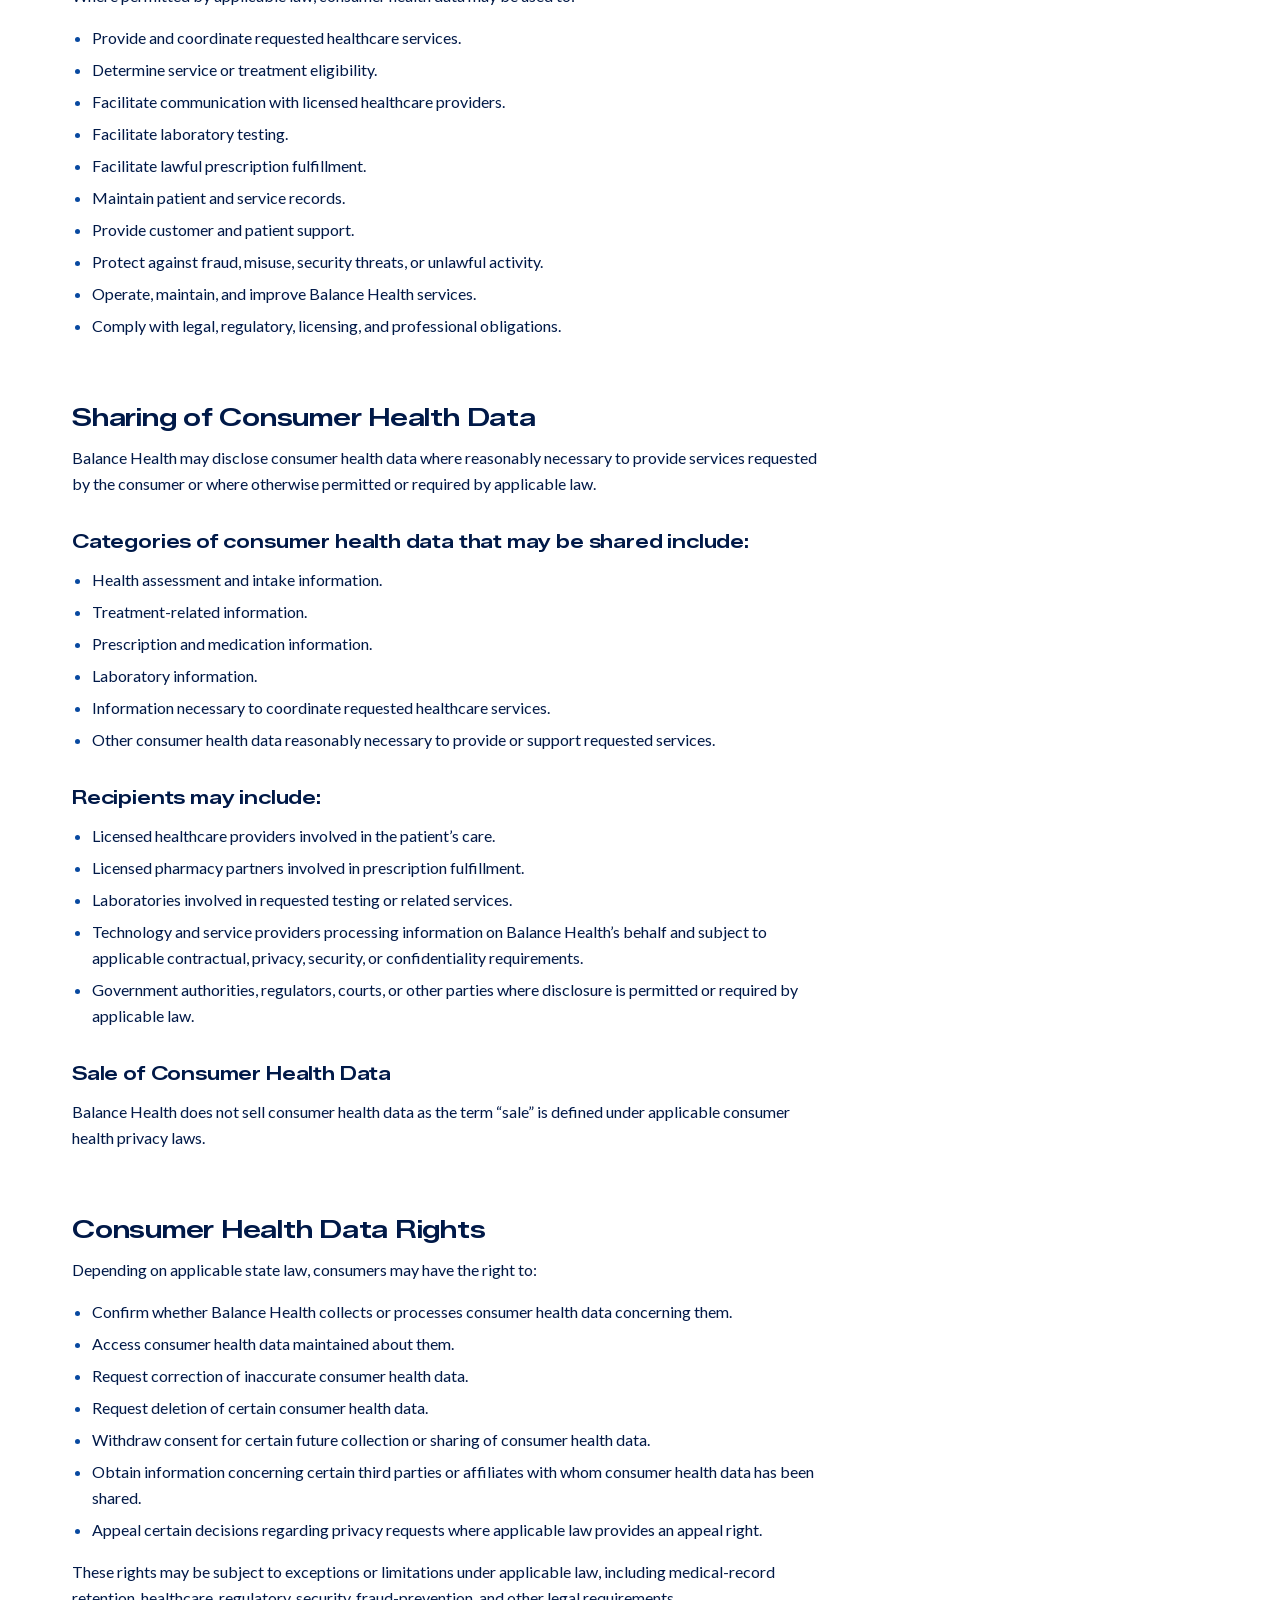
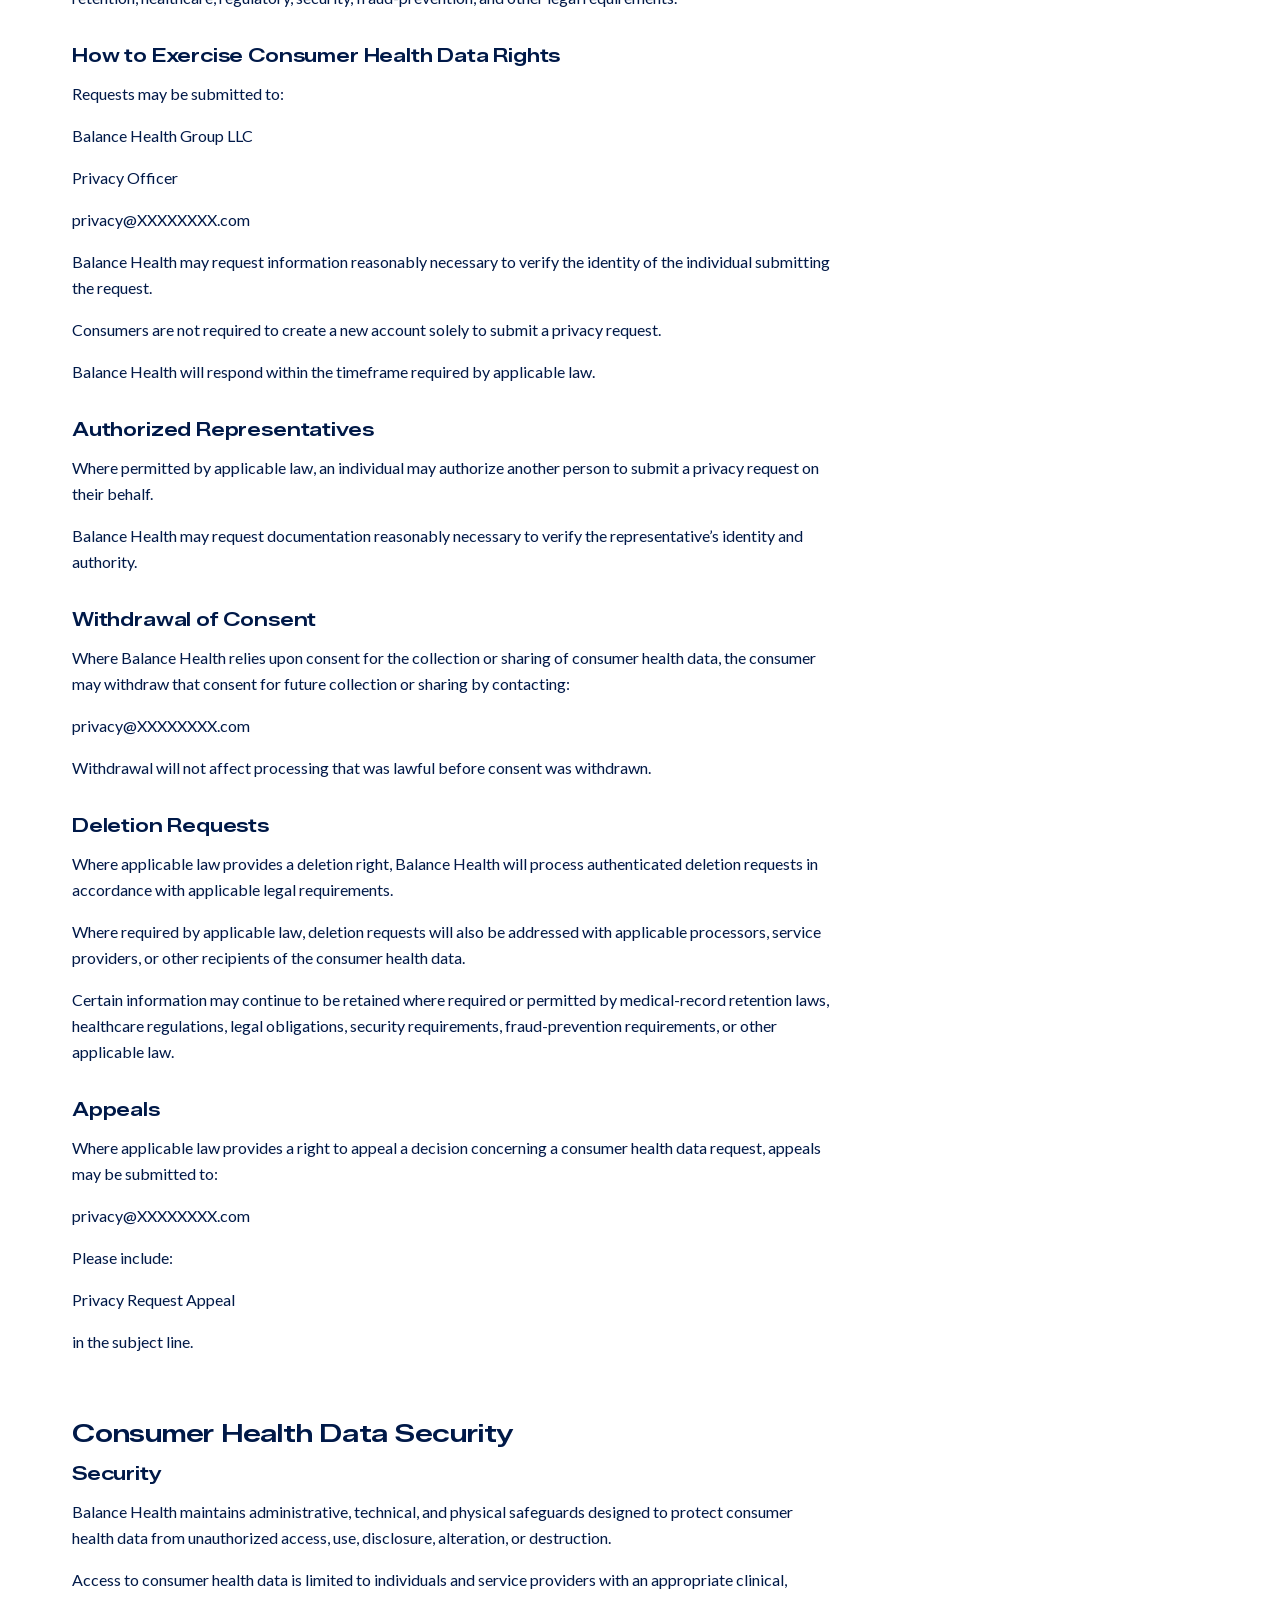
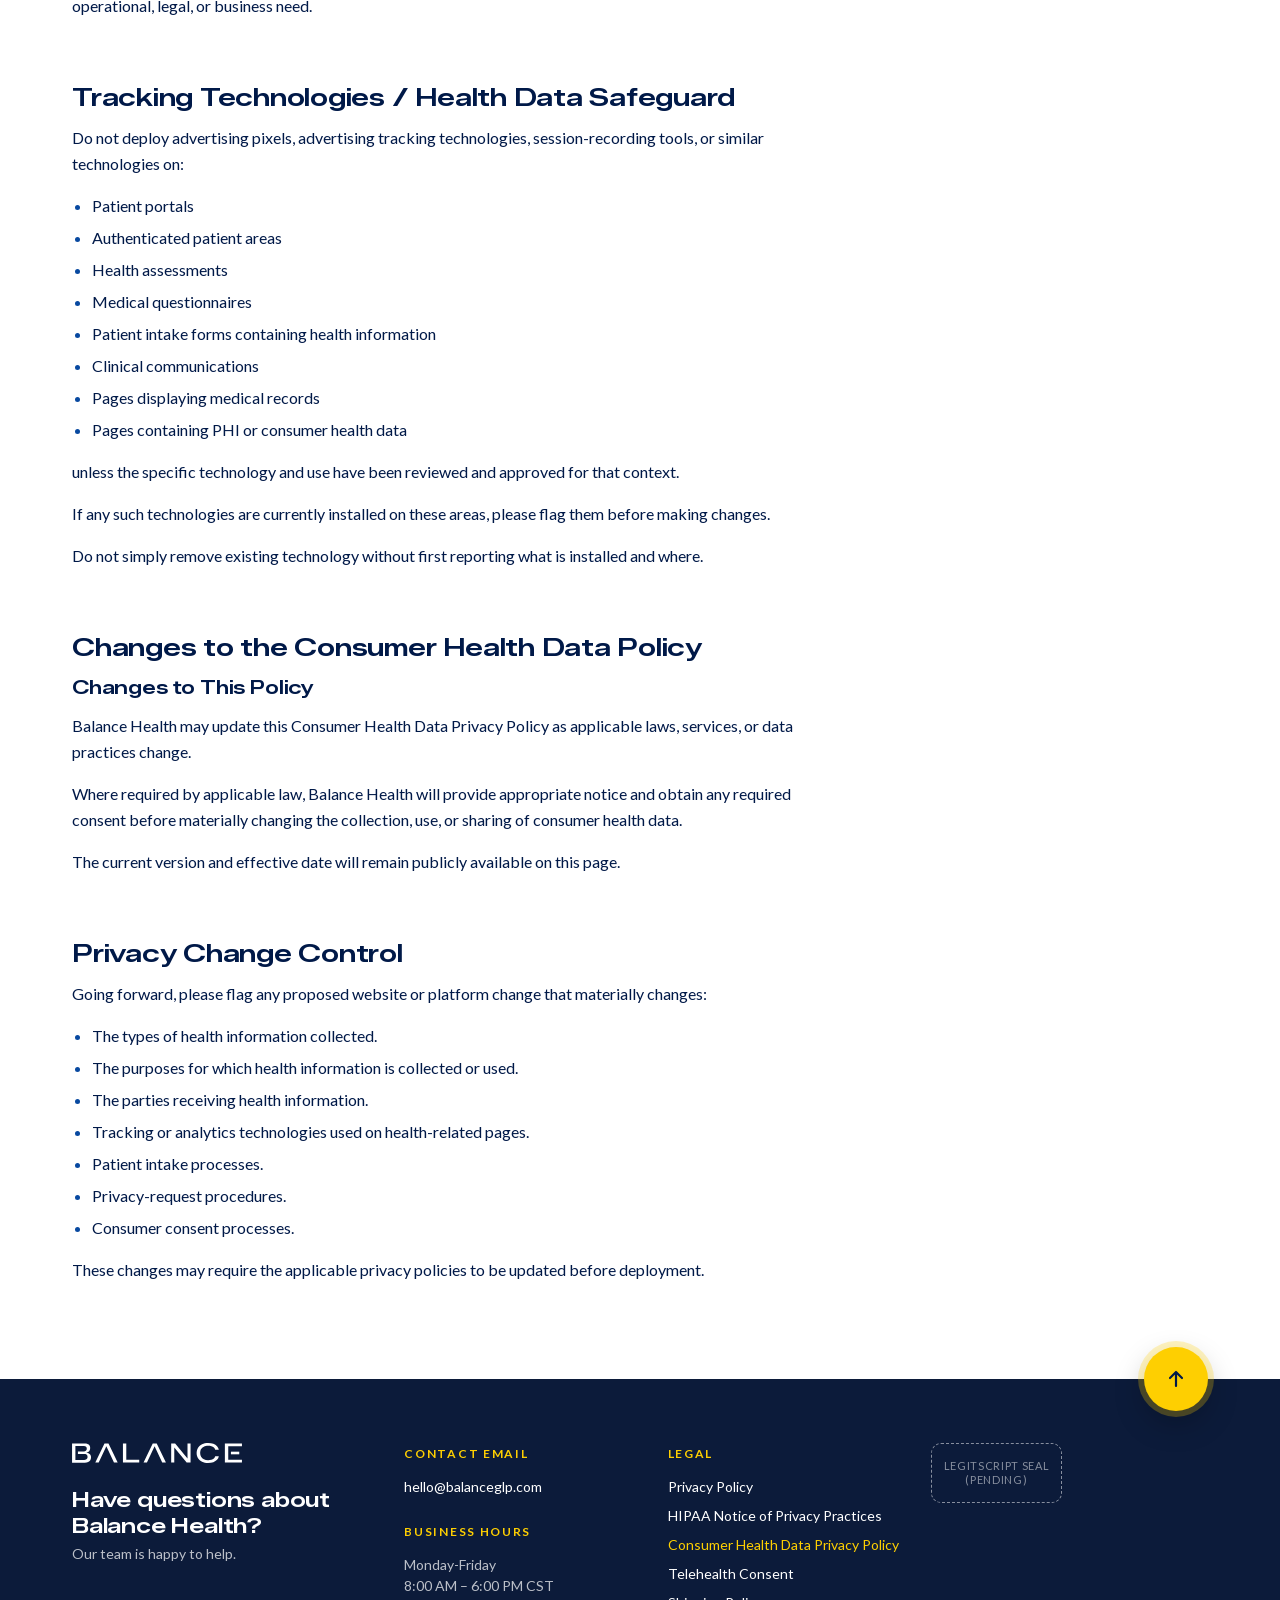
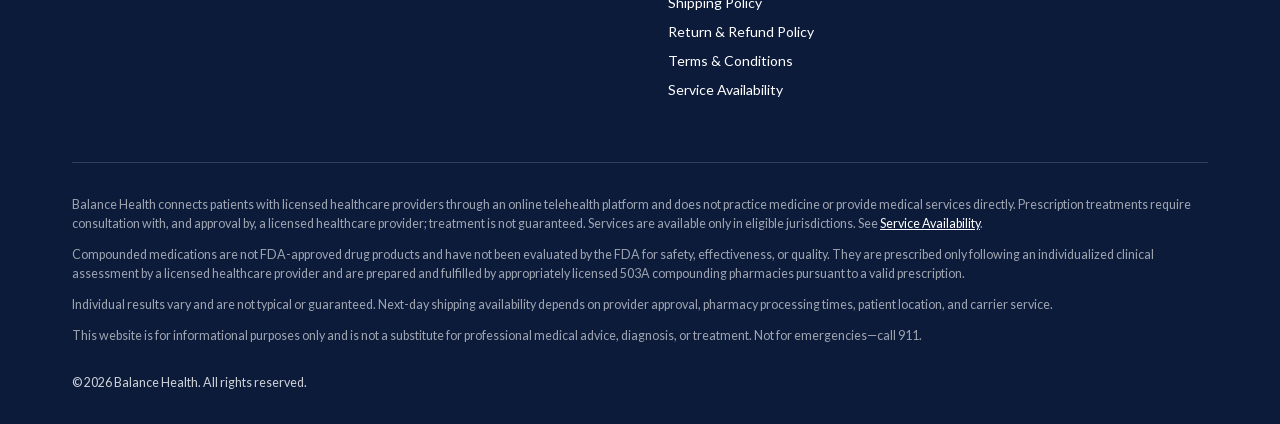
<file: consumer-health-data-privacy-policy.html>
<!doctype html>
<!--
  Balance Health — Consumer Health Data Privacy Policy. GENERATED by uploads/legal-ref/build.py (local, untracked):
  edit the generator, not this file.
  Copy: verbatim from the live chimehealth.com/consumer-health-data-privacy-policy/ page, "Chime Health" → "Balance Health".
  FLAGS: legal entity "Balance Health Group LLC", the privacy@ / compliance@ emails and the XXXXXXXX.com domain are
  stand-ins until the client confirms them; the policy text itself needs the client's legal sign-off
  for the new brand.
-->
<html lang="en">
<head>
  <meta charset="utf-8">
  <meta name="viewport" content="width=device-width, initial-scale=1">
  <meta name="robots" content="noindex, nofollow">
  <title>Consumer Health Data Privacy Policy | Balance Health</title>
  <meta name="theme-color" content="#001948">
  <link rel="icon" href="favicon.svg?v=1000" type="image/svg+xml">
  <link rel="preload" href="assets/fonts/zalando-sans-expanded-latin.woff2" as="font" type="font/woff2" crossorigin>
  <link rel="preload" href="assets/fonts/lato-400-latin.woff2" as="font" type="font/woff2" crossorigin>
  <link rel="stylesheet" href="tokens/colors.css?v=1000">
  <link rel="stylesheet" href="tokens/type.css?v=1000">
  <link rel="stylesheet" href="css/fonts.css?v=1000">
  <link rel="stylesheet" href="css/site.css?v=1013">
  <link rel="stylesheet" href="css/legal.css?v=1012">
</head>
<body>
  <a class="skip-link" href="#main">Skip to content</a>

  <div class="topbar">Wellness Coaching • Provider Oversight • Fast Fulfillment</div>

  <header class="site-header" id="top">
    <div class="container site-header__inner">
      <a class="site-header__logo" href="index.html" aria-label="Balance Health home">
        <img src="assets/brand/balance-wordmark-navy.svg?v=1000" alt="Balance Health" width="170" height="20">
      </a>
      <nav class="site-nav" aria-label="Primary">
        <a href="index.html#services">Services</a>
        <a href="index.html#how">How It Works</a>
        <a href="index.html#faq">FAQ</a>
      </nav>
      <a class="btn btn--primary btn--sm" href="index.html#joinForm">Contact Us</a>
    </div>
  </header>

  <main id="main">
    <section class="legal-hero on-navy">
      <div class="container">
        <h1>Consumer Health Data Privacy Policy</h1>
        <p class="legal-hero__dates">Effective Date: August 19, 2026</p>
      </div>
    </section>

    <div class="container">
      <article class="legal-body">
        <p>Balance Health Group LLC respects the privacy of information concerning an individual’s health and healthcare.</p>
        <p>This Consumer Health Data Privacy Policy describes how Balance Health may collect, use, disclose, and protect consumer health data where applicable state privacy laws provide additional protections.</p>
        <p>This policy supplements Balance Health’s general Privacy Policy and HIPAA Notice of Privacy Practices.</p>
        <h2>Consumer Health Data We May Collect</h2>
        <p>Depending on the services requested, consumer health data may include:</p>
        <ul>
          <li>Health conditions, symptoms, medical history, and treatment information.</li>
          <li>Information provided through health assessments, questionnaires, or intake forms.</li>
          <li>Prescription and medication information.</li>
          <li>Laboratory testing information and results.</li>
          <li>Information concerning healthcare services requested or received.</li>
          <li>Treatment preferences and eligibility information.</li>
          <li>Information communicated to healthcare providers through the Balance Health platform.</li>
          <li>Information reasonably necessary to coordinate telemedicine, laboratory, pharmacy, or related healthcare services.</li>
        </ul>
        <p>Balance Health collects consumer health data as reasonably necessary to provide requested services, operate the platform, comply with legal obligations, protect patients and the platform, and carry out other purposes disclosed to the consumer as permitted by applicable law.</p>
        <h2>Sources of Consumer Health Data</h2>
        <p>Consumer health data may be collected from:</p>
        <ul>
          <li>You directly, including through forms, questionnaires, intake processes, communications, and the patient platform.</li>
          <li>Licensed healthcare providers involved in your care.</li>
          <li>Laboratories involved in services requested by or provided to you.</li>
          <li>Licensed pharmacy partners involved in prescription fulfillment.</li>
          <li>Service providers supporting requested healthcare or platform services.</li>
          <li>Other sources where permitted or required by applicable law.</li>
        </ul>
        <h2>How Consumer Health Data May Be Used</h2>
        <p>Where permitted by applicable law, consumer health data may be used to:</p>
        <ul>
          <li>Provide and coordinate requested healthcare services.</li>
          <li>Determine service or treatment eligibility.</li>
          <li>Facilitate communication with licensed healthcare providers.</li>
          <li>Facilitate laboratory testing.</li>
          <li>Facilitate lawful prescription fulfillment.</li>
          <li>Maintain patient and service records.</li>
          <li>Provide customer and patient support.</li>
          <li>Protect against fraud, misuse, security threats, or unlawful activity.</li>
          <li>Operate, maintain, and improve Balance Health services.</li>
          <li>Comply with legal, regulatory, licensing, and professional obligations.</li>
        </ul>
        <h2>Sharing of Consumer Health Data</h2>
        <p>Balance Health may disclose consumer health data where reasonably necessary to provide services requested by the consumer or where otherwise permitted or required by applicable law.</p>
        <h3>Categories of consumer health data that may be shared include:</h3>
        <ul>
          <li>Health assessment and intake information.</li>
          <li>Treatment-related information.</li>
          <li>Prescription and medication information.</li>
          <li>Laboratory information.</li>
          <li>Information necessary to coordinate requested healthcare services.</li>
          <li>Other consumer health data reasonably necessary to provide or support requested services.</li>
        </ul>
        <h3>Recipients may include:</h3>
        <ul>
          <li>Licensed healthcare providers involved in the patient’s care.</li>
          <li>Licensed pharmacy partners involved in prescription fulfillment.</li>
          <li>Laboratories involved in requested testing or related services.</li>
          <li>Technology and service providers processing information on Balance Health’s behalf and subject to applicable contractual, privacy, security, or confidentiality requirements.</li>
          <li>Government authorities, regulators, courts, or other parties where disclosure is permitted or required by applicable law.</li>
        </ul>
        <h3>Sale of Consumer Health Data</h3>
        <p>Balance Health does not sell consumer health data as the term “sale” is defined under applicable consumer health privacy laws.</p>
        <h2>Consumer Health Data Rights</h2>
        <p>Depending on applicable state law, consumers may have the right to:</p>
        <ul>
          <li>Confirm whether Balance Health collects or processes consumer health data concerning them.</li>
          <li>Access consumer health data maintained about them.</li>
          <li>Request correction of inaccurate consumer health data.</li>
          <li>Request deletion of certain consumer health data.</li>
          <li>Withdraw consent for certain future collection or sharing of consumer health data.</li>
          <li>Obtain information concerning certain third parties or affiliates with whom consumer health data has been shared.</li>
          <li>Appeal certain decisions regarding privacy requests where applicable law provides an appeal right.</li>
        </ul>
        <p>These rights may be subject to exceptions or limitations under applicable law, including medical-record retention, healthcare, regulatory, security, fraud-prevention, and other legal requirements.</p>
        <h3>How to Exercise Consumer Health Data Rights</h3>
        <p>Requests may be submitted to:</p>
        <p>Balance Health Group LLC</p>
        <p>Privacy Officer</p>
        <p>privacy@XXXXXXXX.com</p>
        <p>Balance Health may request information reasonably necessary to verify the identity of the individual submitting the request.</p>
        <p>Consumers are not required to create a new account solely to submit a privacy request.</p>
        <p>Balance Health will respond within the timeframe required by applicable law.</p>
        <h3>Authorized Representatives</h3>
        <p>Where permitted by applicable law, an individual may authorize another person to submit a privacy request on their behalf.</p>
        <p>Balance Health may request documentation reasonably necessary to verify the representative’s identity and authority.</p>
        <h3>Withdrawal of Consent</h3>
        <p>Where Balance Health relies upon consent for the collection or sharing of consumer health data, the consumer may withdraw that consent for future collection or sharing by contacting:</p>
        <p>privacy@XXXXXXXX.com</p>
        <p>Withdrawal will not affect processing that was lawful before consent was withdrawn.</p>
        <h3>Deletion Requests</h3>
        <p>Where applicable law provides a deletion right, Balance Health will process authenticated deletion requests in accordance with applicable legal requirements.</p>
        <p>Where required by applicable law, deletion requests will also be addressed with applicable processors, service providers, or other recipients of the consumer health data.</p>
        <p>Certain information may continue to be retained where required or permitted by medical-record retention laws, healthcare regulations, legal obligations, security requirements, fraud-prevention requirements, or other applicable law.</p>
        <h3>Appeals</h3>
        <p>Where applicable law provides a right to appeal a decision concerning a consumer health data request, appeals may be submitted to:</p>
        <p>privacy@XXXXXXXX.com</p>
        <p>Please include:</p>
        <p>Privacy Request Appeal</p>
        <p>in the subject line.</p>
        <h2>Consumer Health Data Security</h2>
        <h3>Security</h3>
        <p>Balance Health maintains administrative, technical, and physical safeguards designed to protect consumer health data from unauthorized access, use, disclosure, alteration, or destruction.</p>
        <p>Access to consumer health data is limited to individuals and service providers with an appropriate clinical, operational, legal, or business need.</p>
        <h2>Tracking Technologies / Health Data Safeguard</h2>
        <p>Do not deploy advertising pixels, advertising tracking technologies, session-recording tools, or similar technologies on:</p>
        <ul>
          <li>Patient portals</li>
          <li>Authenticated patient areas</li>
          <li>Health assessments</li>
          <li>Medical questionnaires</li>
          <li>Patient intake forms containing health information</li>
          <li>Clinical communications</li>
          <li>Pages displaying medical records</li>
          <li>Pages containing PHI or consumer health data</li>
        </ul>
        <p>unless the specific technology and use have been reviewed and approved for that context.</p>
        <p>If any such technologies are currently installed on these areas, please flag them before making changes.</p>
        <p>Do not simply remove existing technology without first reporting what is installed and where.</p>
        <h2>Changes to the Consumer Health Data Policy</h2>
        <h3>Changes to This Policy</h3>
        <p>Balance Health may update this Consumer Health Data Privacy Policy as applicable laws, services, or data practices change.</p>
        <p>Where required by applicable law, Balance Health will provide appropriate notice and obtain any required consent before materially changing the collection, use, or sharing of consumer health data.</p>
        <p>The current version and effective date will remain publicly available on this page.</p>
        <h2>Privacy Change Control</h2>
        <p>Going forward, please flag any proposed website or platform change that materially changes:</p>
        <ul>
          <li>The types of health information collected.</li>
          <li>The purposes for which health information is collected or used.</li>
          <li>The parties receiving health information.</li>
          <li>Tracking or analytics technologies used on health-related pages.</li>
          <li>Patient intake processes.</li>
          <li>Privacy-request procedures.</li>
          <li>Consumer consent processes.</li>
        </ul>
        <p>These changes may require the applicable privacy policies to be updated before deployment.</p>
      </article>
    </div>
  </main>

  <footer class="site-footer">
    <a class="to-top" href="#top" aria-label="Back to top"><svg aria-hidden="true" viewBox="0 0 24 24" fill="none" stroke="currentColor" stroke-width="2.2" stroke-linecap="round" stroke-linejoin="round"><path d="M5 12h14M13 6l6 6-6 6"/></svg></a>
    <div class="container">
      <div class="footer-top">
        <div class="footer-brand">
          <img src="assets/brand/balance-wordmark-white.svg?v=1000" alt="Balance Health" width="170" height="20" loading="lazy">
          <h2>Have questions about Balance Health?</h2>
          <p>Our team is happy to help.</p>
        </div>
        <div class="footer-col">
          <h3>Contact Email</h3>
          <p><a href="mailto:hello@balanceglp.com">hello@balanceglp.com</a></p>
          <h3 class="footer-col__next">Business Hours</h3>
          <p>Monday-Friday<br>8:00 AM – 6:00 PM CST</p>
        </div>
        <div class="footer-col">
          <h3>Legal</h3>
          <ul>
            <li><a href="privacy-policy.html">Privacy Policy</a></li>
            <li><a href="hipaa-notice.html">HIPAA Notice of Privacy Practices</a></li>
            <li><a href="consumer-health-data-privacy-policy.html" aria-current="page">Consumer Health Data Privacy Policy</a></li>
            <li><a href="telehealth-consent.html">Telehealth Consent</a></li>
            <li><a href="shipping-policy.html">Shipping Policy</a></li>
            <li><a href="return-refund-policy.html">Return &amp; Refund Policy</a></li>
            <li><a href="terms-conditions.html">Terms &amp; Conditions</a></li>
            <li><a href="index.html#jurisdictions">Service Availability</a></li>
          </ul>
        </div>
        <div class="footer-col">
          <span class="seal-placeholder">LegitScript seal<br>(pending)</span>
        </div>
      </div>
      <div class="footer-legal">
        <p>Balance Health connects patients with licensed healthcare providers through an online telehealth platform and does not practice medicine or provide medical services directly. Prescription treatments require consultation with, and approval by, a licensed healthcare provider; treatment is not guaranteed. Services are available only in eligible jurisdictions. See <a href="index.html#jurisdictions">Service Availability</a>.</p>
        <p>Compounded medications are not FDA-approved drug products and have not been evaluated by the FDA for safety, effectiveness, or quality. They are prescribed only following an individualized clinical assessment by a licensed healthcare provider and are prepared and fulfilled by appropriately licensed 503A compounding pharmacies pursuant to a valid prescription.</p>
        <p>Individual results vary and are not typical or guaranteed. Next-day shipping availability depends on provider approval, pharmacy processing times, patient location, and carrier service.</p>
        <p>This website is for informational purposes only and is not a substitute for professional medical advice, diagnosis, or treatment. Not for emergencies—call 911.</p>
        <p class="footer-copy">© 2026 Balance Health. All rights reserved.</p>
      </div>
    </div>
  </footer>
</body>
</html>
</file>
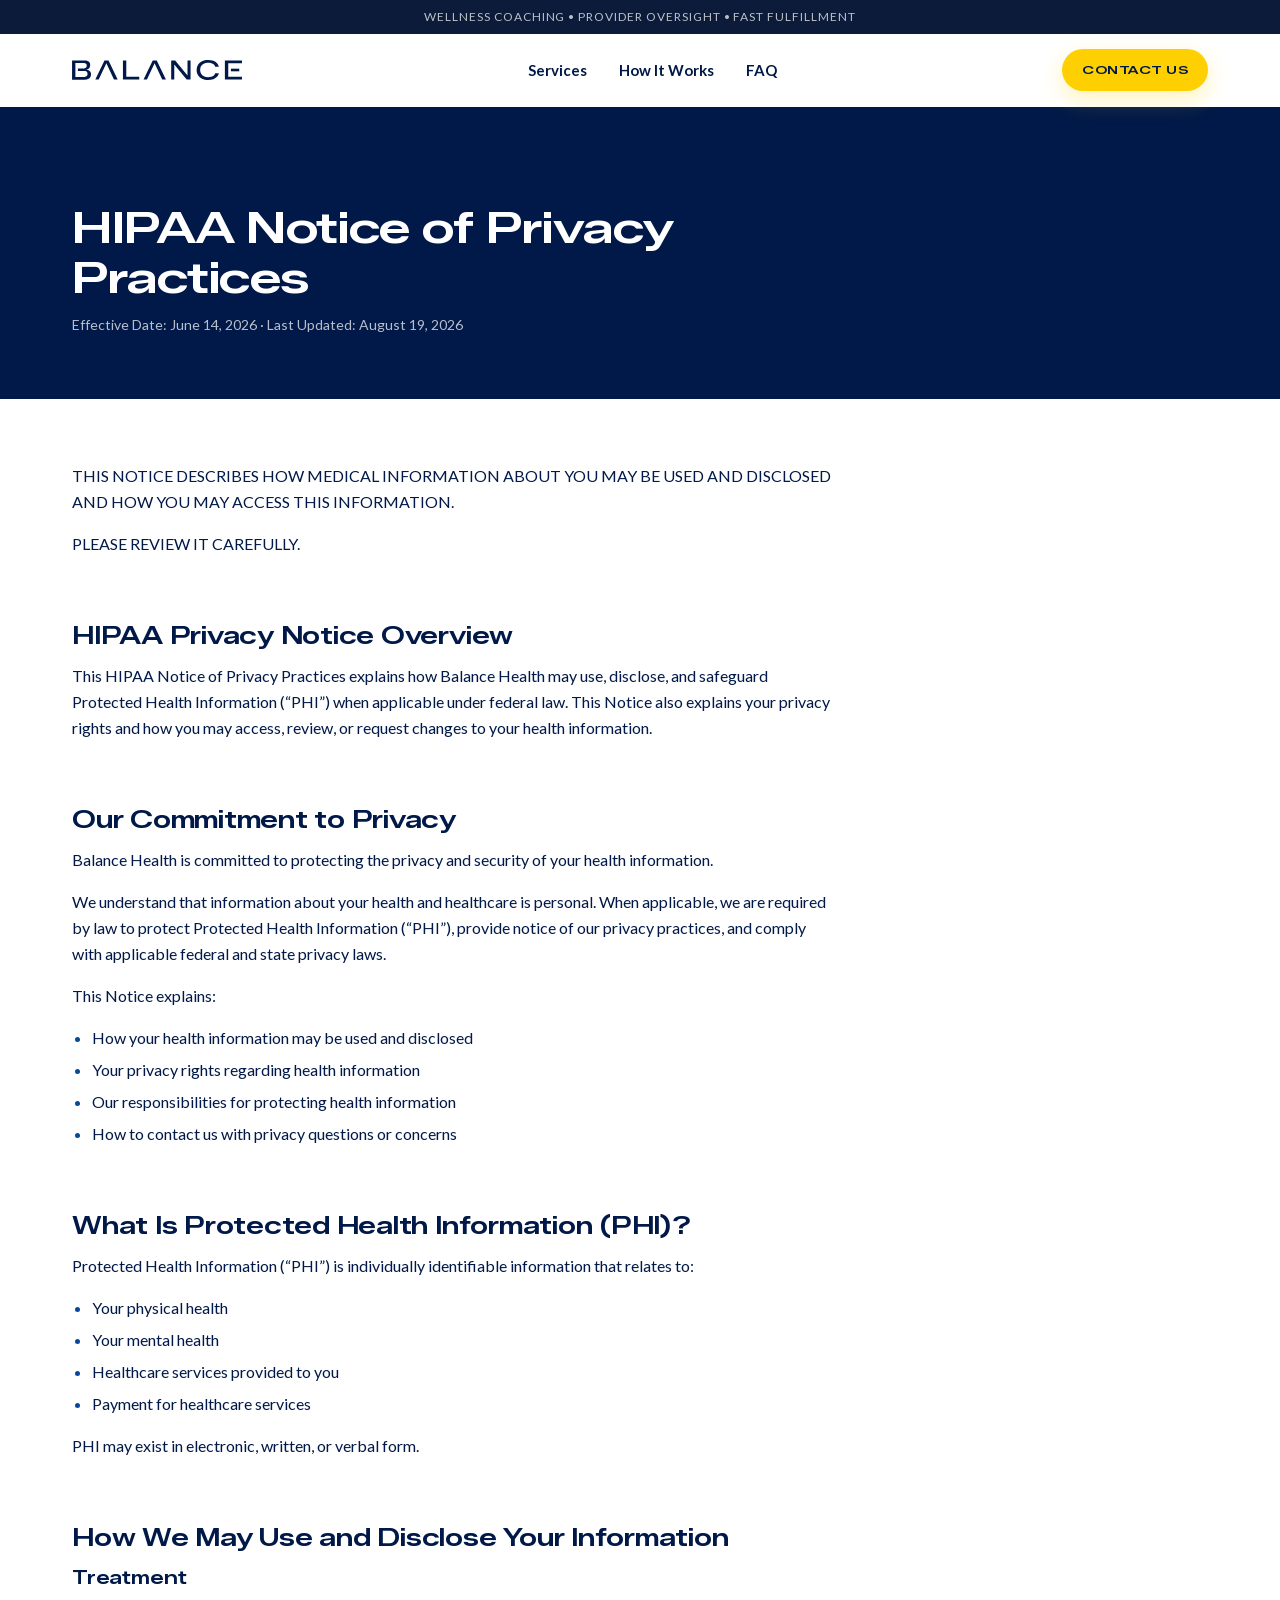
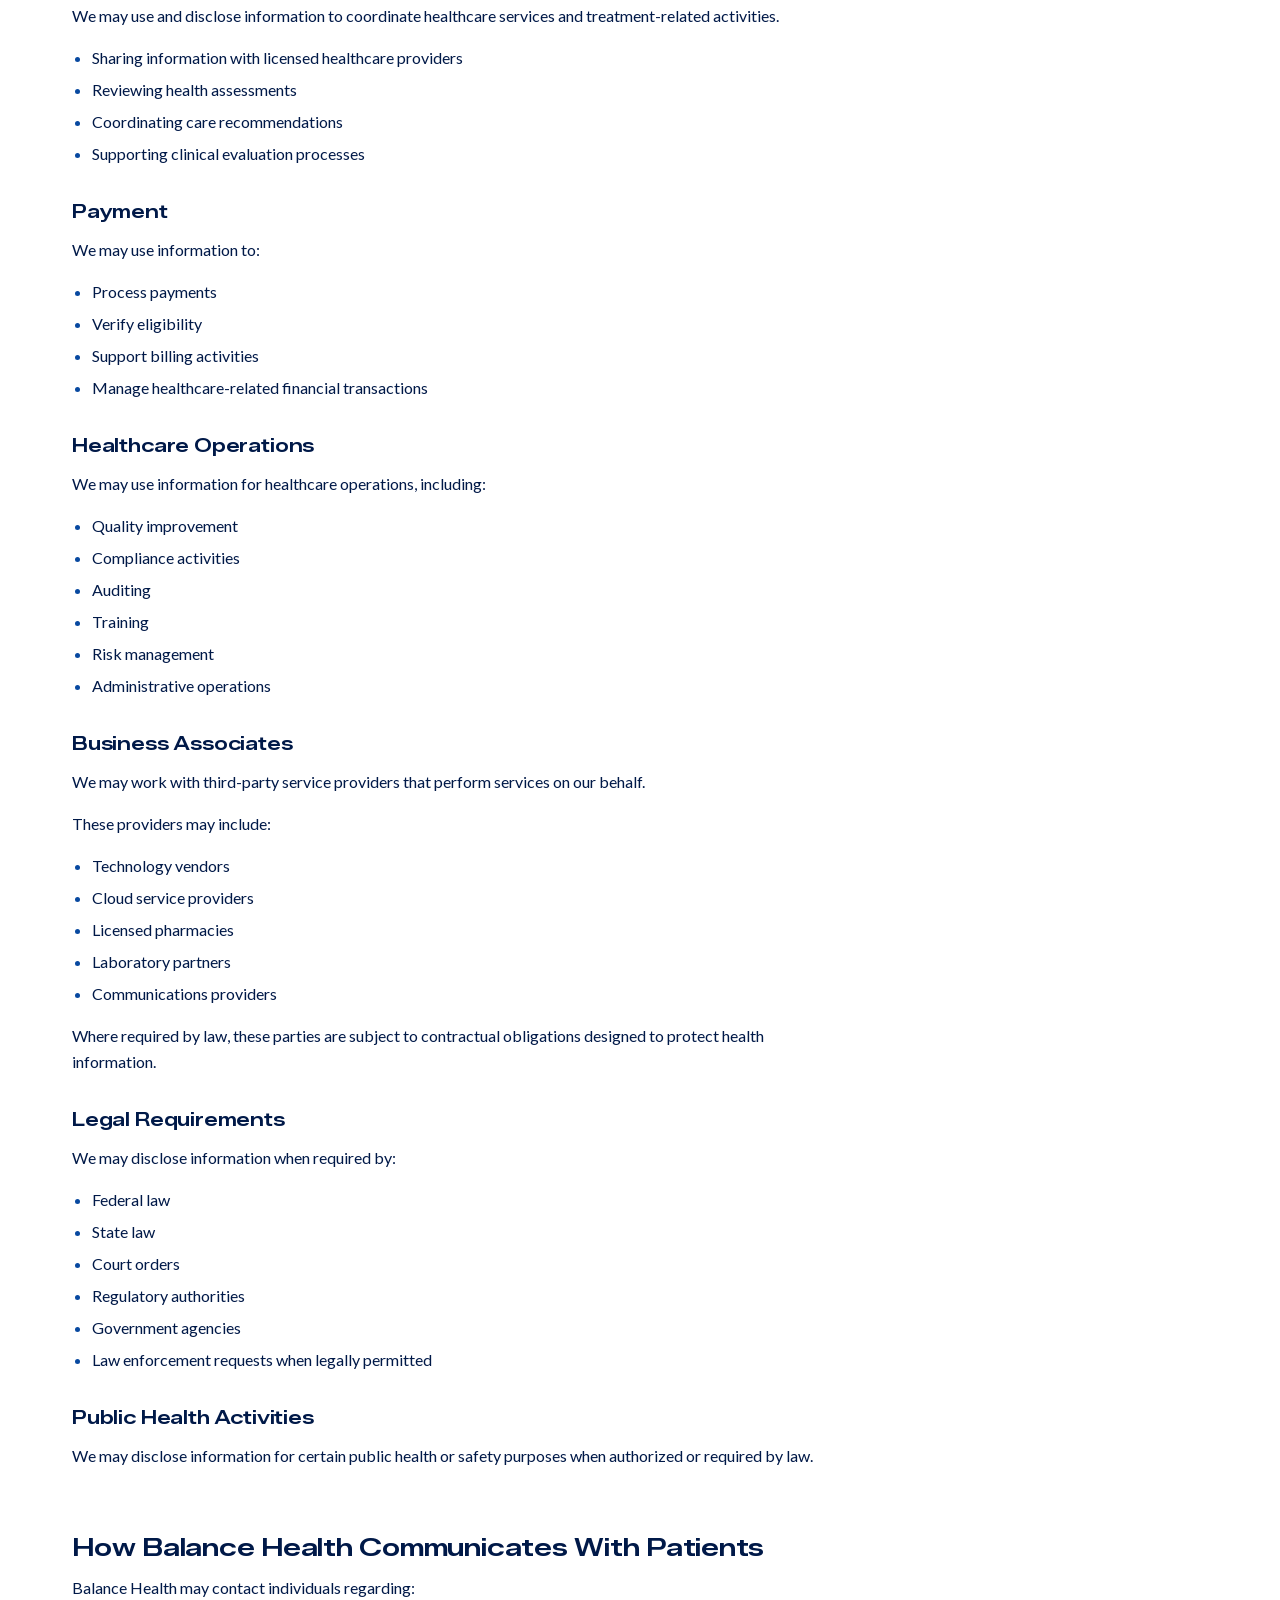
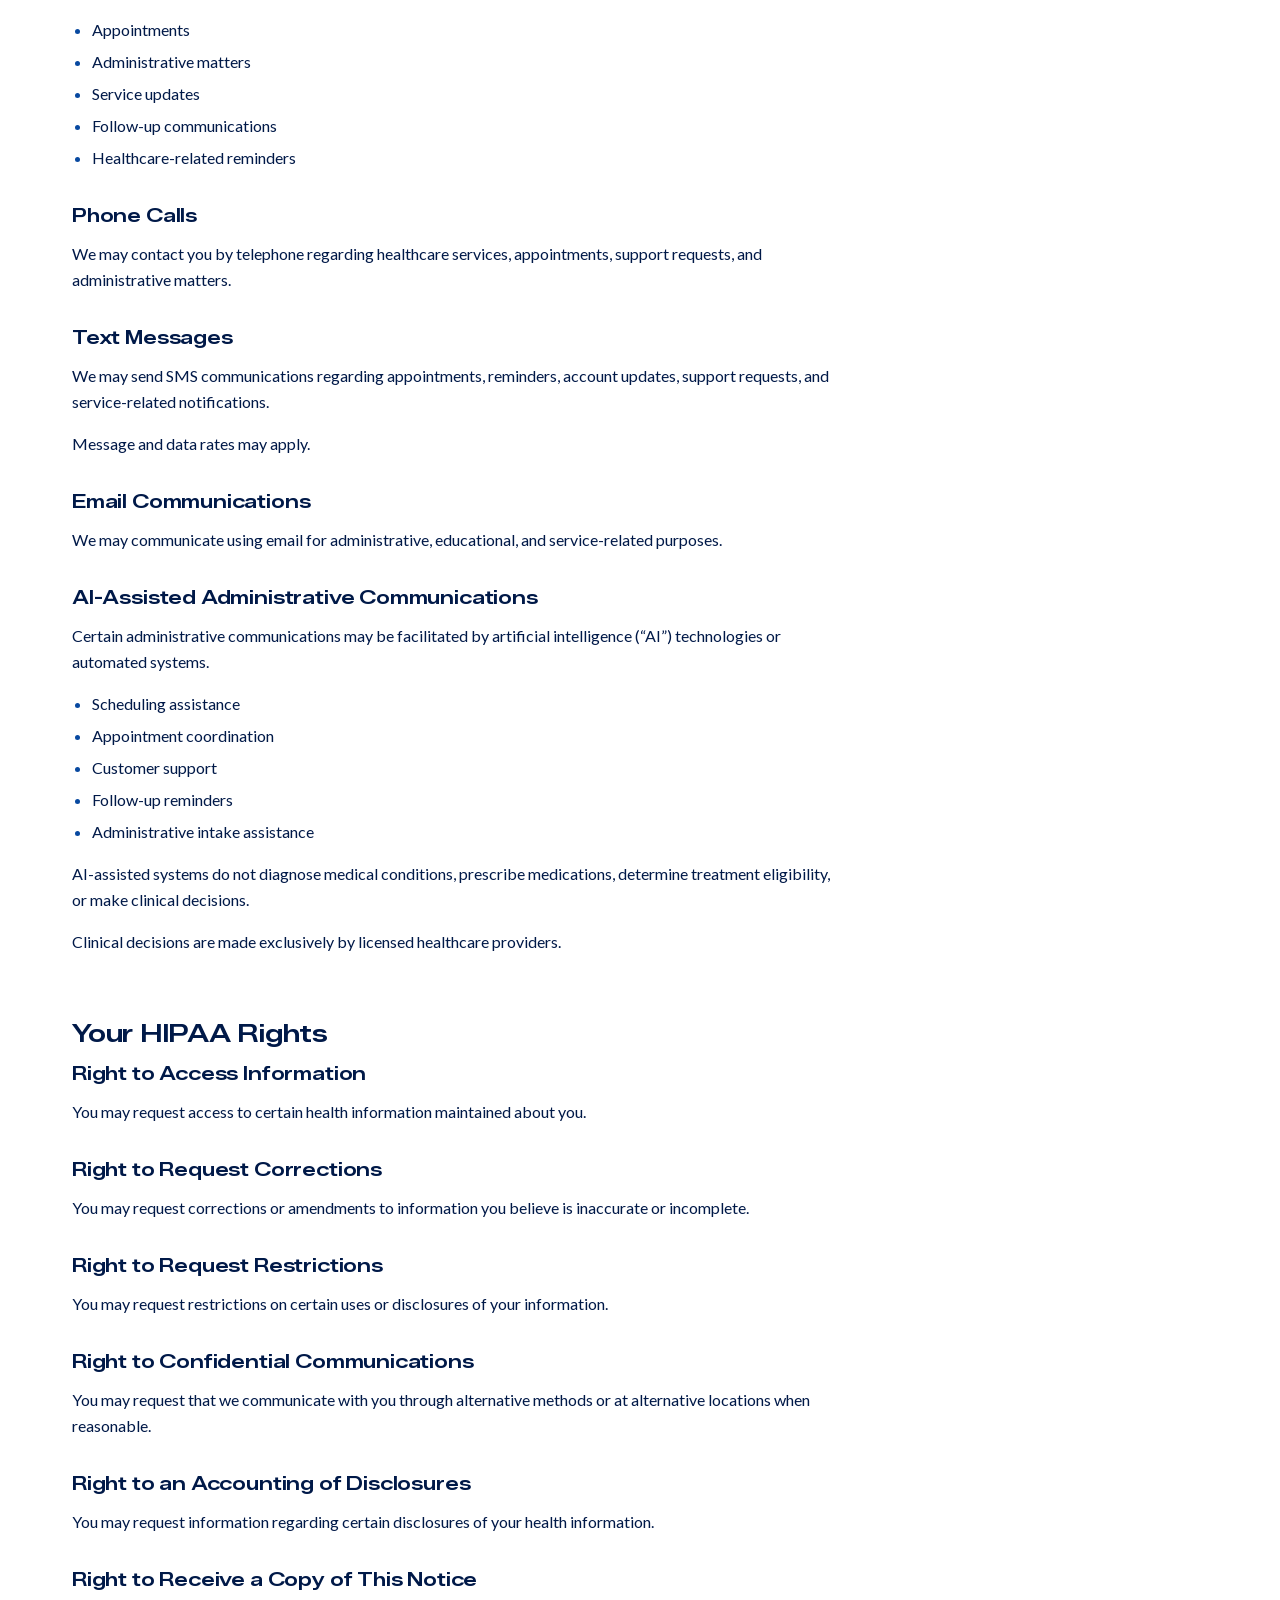
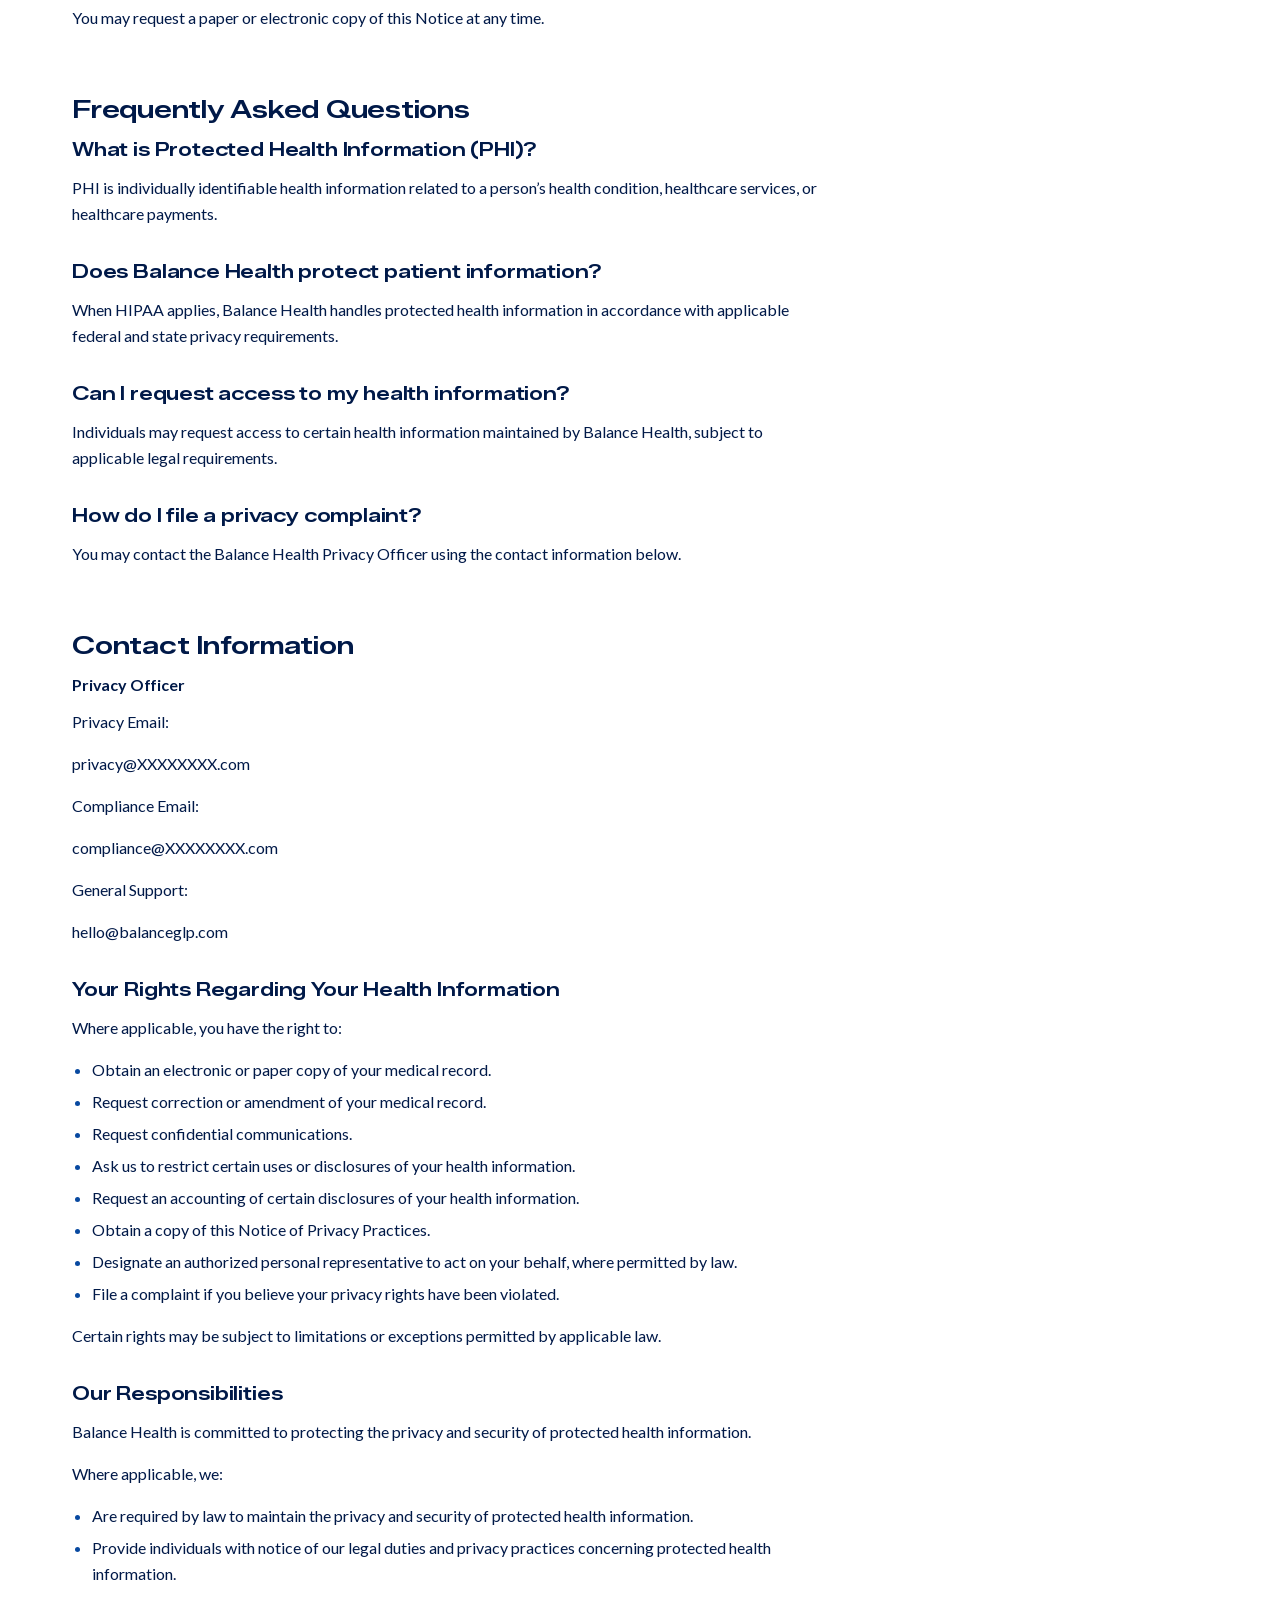
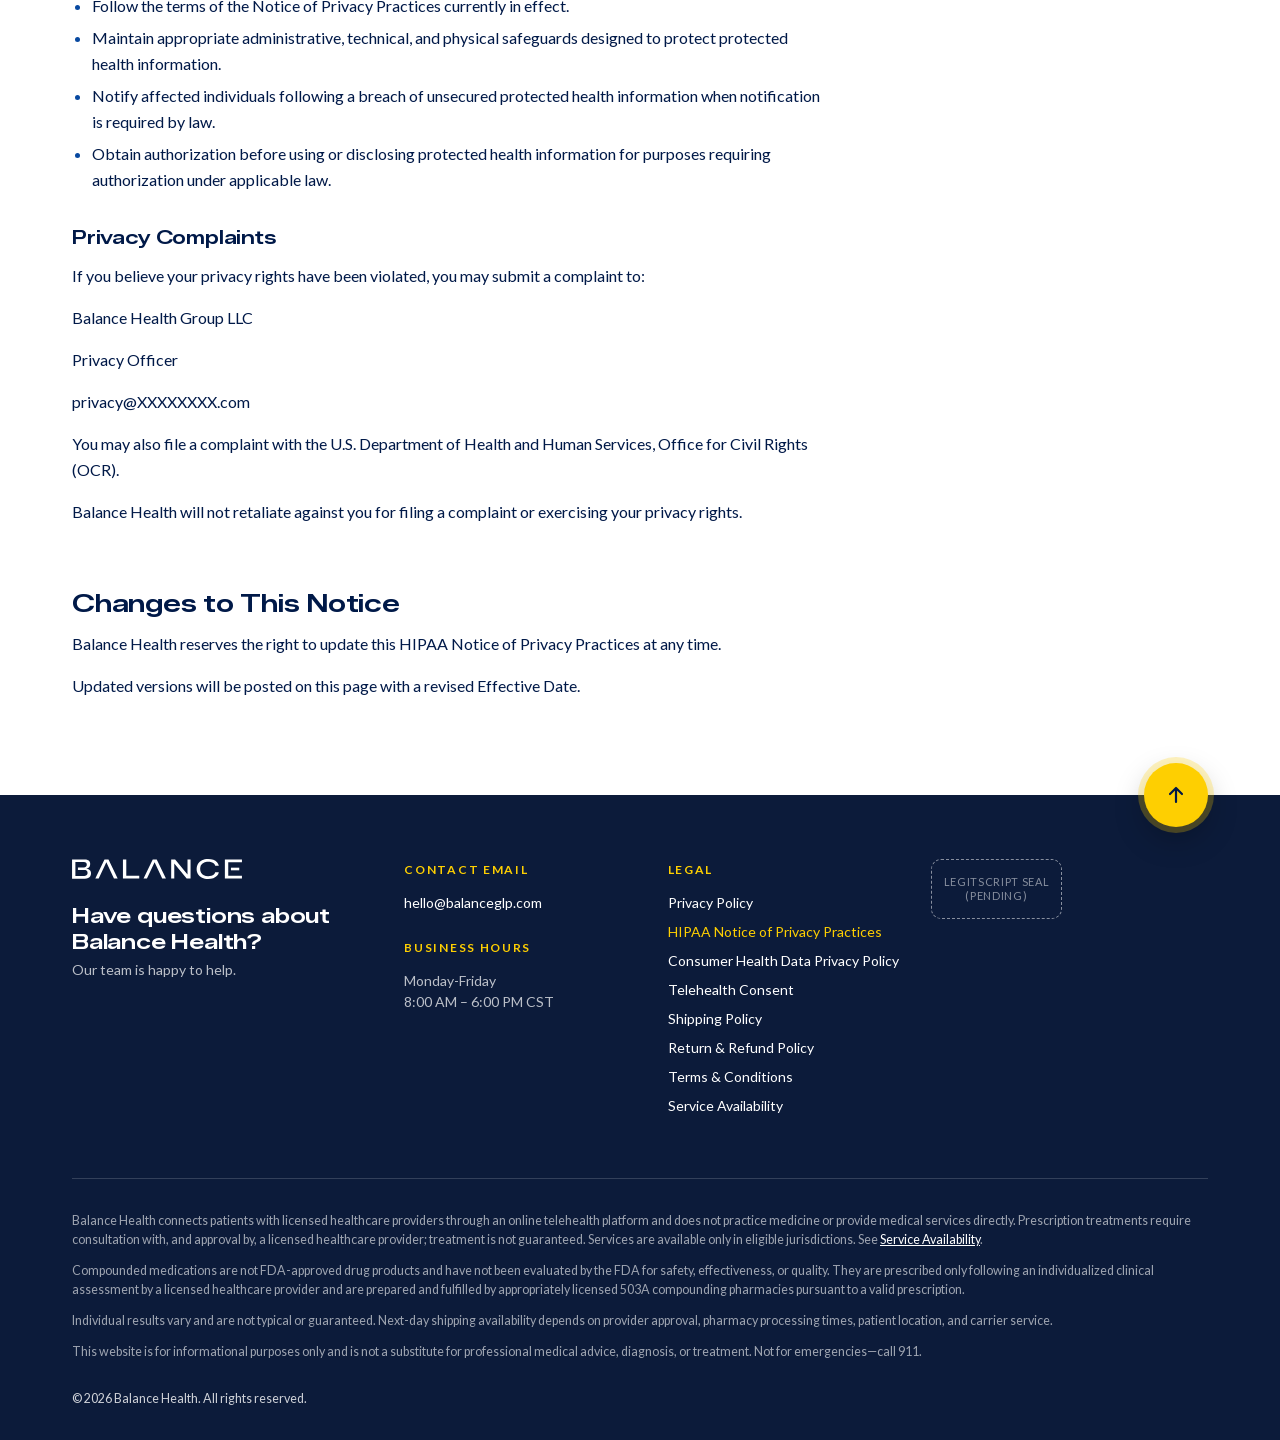
<file: hipaa-notice.html>
<!doctype html>
<!--
  Balance Health — HIPAA Notice of Privacy Practices. GENERATED by uploads/legal-ref/build.py (local, untracked):
  edit the generator, not this file.
  Copy: verbatim from the live chimehealth.com/hipaa-notice/ page, "Chime Health" → "Balance Health".
  FLAGS: legal entity "Balance Health Group LLC", the privacy@ / compliance@ emails and the XXXXXXXX.com domain are
  stand-ins until the client confirms them; the policy text itself needs the client's legal sign-off
  for the new brand.
-->
<html lang="en">
<head>
  <meta charset="utf-8">
  <meta name="viewport" content="width=device-width, initial-scale=1">
  <meta name="robots" content="noindex, nofollow">
  <title>HIPAA Notice of Privacy Practices | Balance Health</title>
  <meta name="theme-color" content="#001948">
  <link rel="icon" href="favicon.svg?v=1000" type="image/svg+xml">
  <link rel="preload" href="assets/fonts/zalando-sans-expanded-latin.woff2" as="font" type="font/woff2" crossorigin>
  <link rel="preload" href="assets/fonts/lato-400-latin.woff2" as="font" type="font/woff2" crossorigin>
  <link rel="stylesheet" href="tokens/colors.css?v=1000">
  <link rel="stylesheet" href="tokens/type.css?v=1000">
  <link rel="stylesheet" href="css/fonts.css?v=1000">
  <link rel="stylesheet" href="css/site.css?v=1013">
  <link rel="stylesheet" href="css/legal.css?v=1012">
</head>
<body>
  <a class="skip-link" href="#main">Skip to content</a>

  <div class="topbar">Wellness Coaching • Provider Oversight • Fast Fulfillment</div>

  <header class="site-header" id="top">
    <div class="container site-header__inner">
      <a class="site-header__logo" href="index.html" aria-label="Balance Health home">
        <img src="assets/brand/balance-wordmark-navy.svg?v=1000" alt="Balance Health" width="170" height="20">
      </a>
      <nav class="site-nav" aria-label="Primary">
        <a href="index.html#services">Services</a>
        <a href="index.html#how">How It Works</a>
        <a href="index.html#faq">FAQ</a>
      </nav>
      <a class="btn btn--primary btn--sm" href="index.html#joinForm">Contact Us</a>
    </div>
  </header>

  <main id="main">
    <section class="legal-hero on-navy">
      <div class="container">
        <h1>HIPAA Notice of Privacy Practices</h1>
        <p class="legal-hero__dates">Effective Date: June 14, 2026 · Last Updated: August 19, 2026</p>
      </div>
    </section>

    <div class="container">
      <article class="legal-body">
        <p>THIS NOTICE DESCRIBES HOW MEDICAL INFORMATION ABOUT YOU MAY BE USED AND DISCLOSED AND HOW YOU MAY ACCESS THIS INFORMATION.</p>
        <p>PLEASE REVIEW IT CAREFULLY.</p>
        <h2>HIPAA Privacy Notice Overview</h2>
        <p>This HIPAA Notice of Privacy Practices explains how Balance Health may use, disclose, and safeguard Protected Health Information (“PHI”) when applicable under federal law. This Notice also explains your privacy rights and how you may access, review, or request changes to your health information.</p>
        <h2>Our Commitment to Privacy</h2>
        <p>Balance Health is committed to protecting the privacy and security of your health information.</p>
        <p>We understand that information about your health and healthcare is personal. When applicable, we are required by law to protect Protected Health Information (“PHI”), provide notice of our privacy practices, and comply with applicable federal and state privacy laws.</p>
        <p>This Notice explains:</p>
        <ul>
          <li>How your health information may be used and disclosed</li>
          <li>Your privacy rights regarding health information</li>
          <li>Our responsibilities for protecting health information</li>
          <li>How to contact us with privacy questions or concerns</li>
        </ul>
        <h2>What Is Protected Health Information (PHI)?</h2>
        <p>Protected Health Information (“PHI”) is individually identifiable information that relates to:</p>
        <ul>
          <li>Your physical health</li>
          <li>Your mental health</li>
          <li>Healthcare services provided to you</li>
          <li>Payment for healthcare services</li>
        </ul>
        <p>PHI may exist in electronic, written, or verbal form.</p>
        <h2>How We May Use and Disclose Your Information</h2>
        <h3>Treatment</h3>
        <p>We may use and disclose information to coordinate healthcare services and treatment-related activities.</p>
        <ul>
          <li>Sharing information with licensed healthcare providers</li>
          <li>Reviewing health assessments</li>
          <li>Coordinating care recommendations</li>
          <li>Supporting clinical evaluation processes</li>
        </ul>
        <h3>Payment</h3>
        <p>We may use information to:</p>
        <ul>
          <li>Process payments</li>
          <li>Verify eligibility</li>
          <li>Support billing activities</li>
          <li>Manage healthcare-related financial transactions</li>
        </ul>
        <h3>Healthcare Operations</h3>
        <p>We may use information for healthcare operations, including:</p>
        <ul>
          <li>Quality improvement</li>
          <li>Compliance activities</li>
          <li>Auditing</li>
          <li>Training</li>
          <li>Risk management</li>
          <li>Administrative operations</li>
        </ul>
        <h3>Business Associates</h3>
        <p>We may work with third-party service providers that perform services on our behalf.</p>
        <p>These providers may include:</p>
        <ul>
          <li>Technology vendors</li>
          <li>Cloud service providers</li>
          <li>Licensed pharmacies</li>
          <li>Laboratory partners</li>
          <li>Communications providers</li>
        </ul>
        <p>Where required by law, these parties are subject to contractual obligations designed to protect health information.</p>
        <h3>Legal Requirements</h3>
        <p>We may disclose information when required by:</p>
        <ul>
          <li>Federal law</li>
          <li>State law</li>
          <li>Court orders</li>
          <li>Regulatory authorities</li>
          <li>Government agencies</li>
          <li>Law enforcement requests when legally permitted</li>
        </ul>
        <h3>Public Health Activities</h3>
        <p>We may disclose information for certain public health or safety purposes when authorized or required by law.</p>
        <h2>How Balance Health Communicates With Patients</h2>
        <p>Balance Health may contact individuals regarding:</p>
        <ul>
          <li>Appointments</li>
          <li>Administrative matters</li>
          <li>Service updates</li>
          <li>Follow-up communications</li>
          <li>Healthcare-related reminders</li>
        </ul>
        <h3>Phone Calls</h3>
        <p>We may contact you by telephone regarding healthcare services, appointments, support requests, and administrative matters.</p>
        <h3>Text Messages</h3>
        <p>We may send SMS communications regarding appointments, reminders, account updates, support requests, and service-related notifications.</p>
        <p>Message and data rates may apply.</p>
        <h3>Email Communications</h3>
        <p>We may communicate using email for administrative, educational, and service-related purposes.</p>
        <h3>AI-Assisted Administrative Communications</h3>
        <p>Certain administrative communications may be facilitated by artificial intelligence (“AI”) technologies or automated systems.</p>
        <ul>
          <li>Scheduling assistance</li>
          <li>Appointment coordination</li>
          <li>Customer support</li>
          <li>Follow-up reminders</li>
          <li>Administrative intake assistance</li>
        </ul>
        <p>AI-assisted systems do not diagnose medical conditions, prescribe medications, determine treatment eligibility, or make clinical decisions.</p>
        <p>Clinical decisions are made exclusively by licensed healthcare providers.</p>
        <h2>Your HIPAA Rights</h2>
        <h3>Right to Access Information</h3>
        <p>You may request access to certain health information maintained about you.</p>
        <h3>Right to Request Corrections</h3>
        <p>You may request corrections or amendments to information you believe is inaccurate or incomplete.</p>
        <h3>Right to Request Restrictions</h3>
        <p>You may request restrictions on certain uses or disclosures of your information.</p>
        <h3>Right to Confidential Communications</h3>
        <p>You may request that we communicate with you through alternative methods or at alternative locations when reasonable.</p>
        <h3>Right to an Accounting of Disclosures</h3>
        <p>You may request information regarding certain disclosures of your health information.</p>
        <h3>Right to Receive a Copy of This Notice</h3>
        <p>You may request a paper or electronic copy of this Notice at any time.</p>
        <h2>Frequently Asked Questions</h2>
        <h3>What is Protected Health Information (PHI)?</h3>
        <p>PHI is individually identifiable health information related to a person’s health condition, healthcare services, or healthcare payments.</p>
        <h3>Does Balance Health protect patient information?</h3>
        <p>When HIPAA applies, Balance Health handles protected health information in accordance with applicable federal and state privacy requirements.</p>
        <h3>Can I request access to my health information?</h3>
        <p>Individuals may request access to certain health information maintained by Balance Health, subject to applicable legal requirements.</p>
        <h3>How do I file a privacy complaint?</h3>
        <p>You may contact the Balance Health Privacy Officer using the contact information below.</p>
        <h2>Contact Information</h2>
        <h4>Privacy Officer</h4>
        <p>Privacy Email:</p>
        <p>privacy@XXXXXXXX.com</p>
        <p>Compliance Email:</p>
        <p>compliance@XXXXXXXX.com</p>
        <p>General Support:</p>
        <p>hello@balanceglp.com</p>
        <h3>Your Rights Regarding Your Health Information</h3>
        <p>Where applicable, you have the right to:</p>
        <ul>
          <li>Obtain an electronic or paper copy of your medical record.</li>
          <li>Request correction or amendment of your medical record.</li>
          <li>Request confidential communications.</li>
          <li>Ask us to restrict certain uses or disclosures of your health information.</li>
          <li>Request an accounting of certain disclosures of your health information.</li>
          <li>Obtain a copy of this Notice of Privacy Practices.</li>
          <li>Designate an authorized personal representative to act on your behalf, where permitted by law.</li>
          <li>File a complaint if you believe your privacy rights have been violated.</li>
        </ul>
        <p>Certain rights may be subject to limitations or exceptions permitted by applicable law.</p>
        <h3>Our Responsibilities</h3>
        <p>Balance Health is committed to protecting the privacy and security of protected health information.</p>
        <p>Where applicable, we:</p>
        <ul>
          <li>Are required by law to maintain the privacy and security of protected health information.</li>
          <li>Provide individuals with notice of our legal duties and privacy practices concerning protected health information.</li>
          <li>Follow the terms of the Notice of Privacy Practices currently in effect.</li>
          <li>Maintain appropriate administrative, technical, and physical safeguards designed to protect protected health information.</li>
          <li>Notify affected individuals following a breach of unsecured protected health information when notification is required by law.</li>
          <li>Obtain authorization before using or disclosing protected health information for purposes requiring authorization under applicable law.</li>
        </ul>
        <h3>Privacy Complaints</h3>
        <p>If you believe your privacy rights have been violated, you may submit a complaint to:</p>
        <p>Balance Health Group LLC</p>
        <p>Privacy Officer</p>
        <p>privacy@XXXXXXXX.com</p>
        <p>You may also file a complaint with the U.S. Department of Health and Human Services, Office for Civil Rights (OCR).</p>
        <p>Balance Health will not retaliate against you for filing a complaint or exercising your privacy rights.</p>
        <h2>Changes to This Notice</h2>
        <p>Balance Health reserves the right to update this HIPAA Notice of Privacy Practices at any time.</p>
        <p>Updated versions will be posted on this page with a revised Effective Date.</p>
      </article>
    </div>
  </main>

  <footer class="site-footer">
    <a class="to-top" href="#top" aria-label="Back to top"><svg aria-hidden="true" viewBox="0 0 24 24" fill="none" stroke="currentColor" stroke-width="2.2" stroke-linecap="round" stroke-linejoin="round"><path d="M5 12h14M13 6l6 6-6 6"/></svg></a>
    <div class="container">
      <div class="footer-top">
        <div class="footer-brand">
          <img src="assets/brand/balance-wordmark-white.svg?v=1000" alt="Balance Health" width="170" height="20" loading="lazy">
          <h2>Have questions about Balance Health?</h2>
          <p>Our team is happy to help.</p>
        </div>
        <div class="footer-col">
          <h3>Contact Email</h3>
          <p><a href="mailto:hello@balanceglp.com">hello@balanceglp.com</a></p>
          <h3 class="footer-col__next">Business Hours</h3>
          <p>Monday-Friday<br>8:00 AM – 6:00 PM CST</p>
        </div>
        <div class="footer-col">
          <h3>Legal</h3>
          <ul>
            <li><a href="privacy-policy.html">Privacy Policy</a></li>
            <li><a href="hipaa-notice.html" aria-current="page">HIPAA Notice of Privacy Practices</a></li>
            <li><a href="consumer-health-data-privacy-policy.html">Consumer Health Data Privacy Policy</a></li>
            <li><a href="telehealth-consent.html">Telehealth Consent</a></li>
            <li><a href="shipping-policy.html">Shipping Policy</a></li>
            <li><a href="return-refund-policy.html">Return &amp; Refund Policy</a></li>
            <li><a href="terms-conditions.html">Terms &amp; Conditions</a></li>
            <li><a href="index.html#jurisdictions">Service Availability</a></li>
          </ul>
        </div>
        <div class="footer-col">
          <span class="seal-placeholder">LegitScript seal<br>(pending)</span>
        </div>
      </div>
      <div class="footer-legal">
        <p>Balance Health connects patients with licensed healthcare providers through an online telehealth platform and does not practice medicine or provide medical services directly. Prescription treatments require consultation with, and approval by, a licensed healthcare provider; treatment is not guaranteed. Services are available only in eligible jurisdictions. See <a href="index.html#jurisdictions">Service Availability</a>.</p>
        <p>Compounded medications are not FDA-approved drug products and have not been evaluated by the FDA for safety, effectiveness, or quality. They are prescribed only following an individualized clinical assessment by a licensed healthcare provider and are prepared and fulfilled by appropriately licensed 503A compounding pharmacies pursuant to a valid prescription.</p>
        <p>Individual results vary and are not typical or guaranteed. Next-day shipping availability depends on provider approval, pharmacy processing times, patient location, and carrier service.</p>
        <p>This website is for informational purposes only and is not a substitute for professional medical advice, diagnosis, or treatment. Not for emergencies—call 911.</p>
        <p class="footer-copy">© 2026 Balance Health. All rights reserved.</p>
      </div>
    </div>
  </footer>
</body>
</html>
</file>
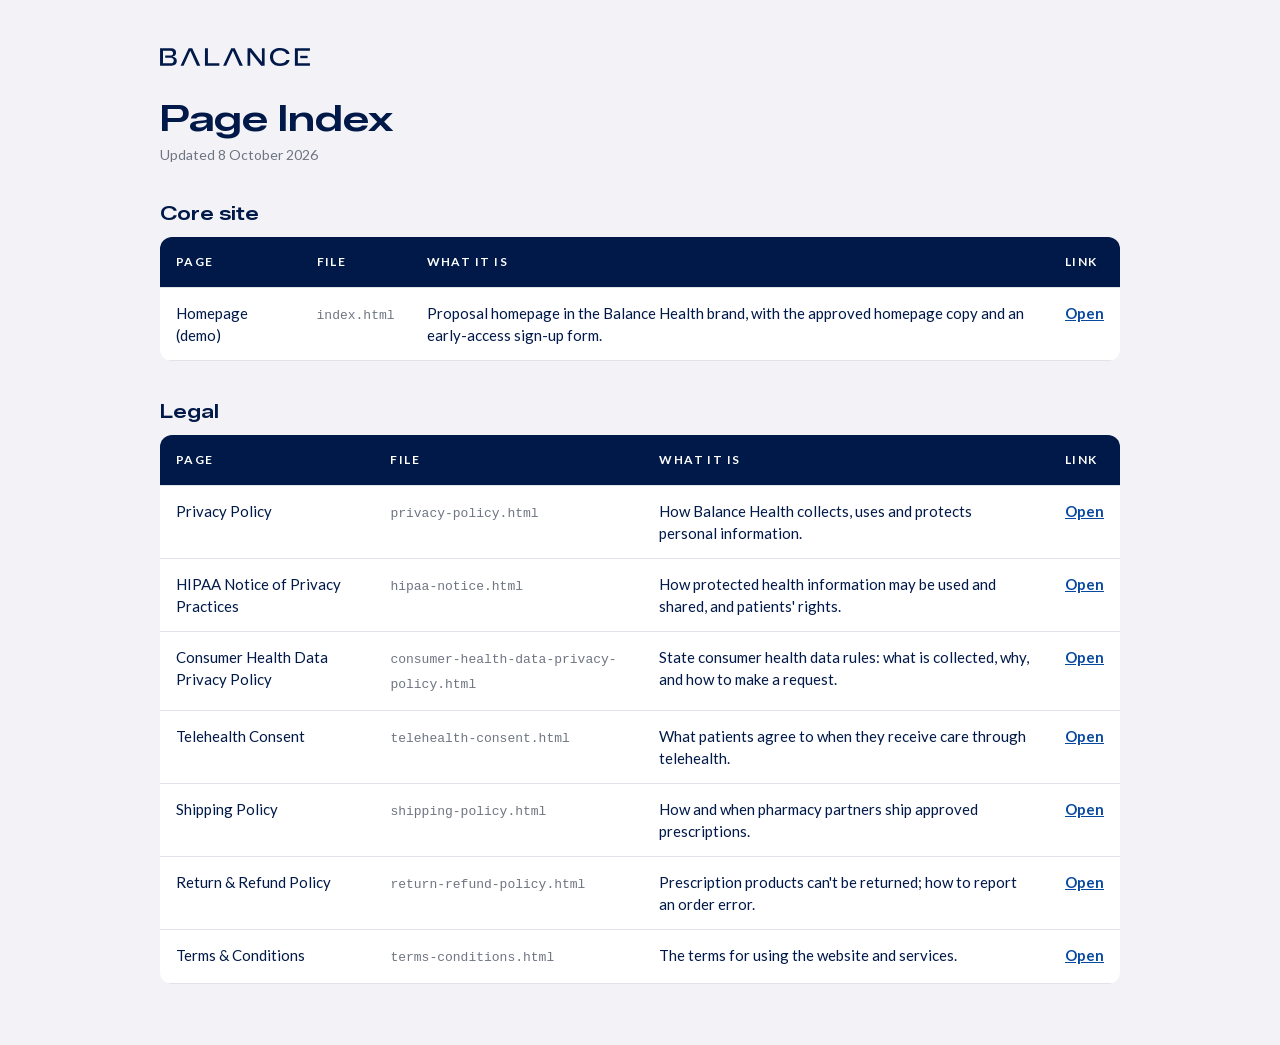
<file: page-index.html>
<!doctype html>
<html lang="en">
<head>
  <meta charset="utf-8">
  <meta name="viewport" content="width=device-width, initial-scale=1">
  <meta name="robots" content="noindex, nofollow">
  <title>Balance Health — Page Index</title>
  <link rel="icon" href="favicon.svg?v=1000" type="image/svg+xml">
  <link rel="stylesheet" href="tokens/colors.css?v=1000">
  <link rel="stylesheet" href="tokens/type.css?v=1000">
  <link rel="stylesheet" href="css/fonts.css?v=1000">
  <style>
    body { margin: 0; font-family: var(--font-body); color: var(--color-text); background: var(--color-bg-soft); }
    .wrap { max-width: 960px; margin: 0 auto; padding: 48px var(--gutter) 64px; }
    .logo { width: 150px; height: auto; display: block; }
    h1 { margin: 32px 0 0; font-family: var(--font-display); font-weight: 600; font-size: var(--text-h1); line-height: var(--leading-h1); }
    .updated { margin: 8px 0 0; color: var(--color-text-muted); font-size: 14px; }
    h2 { margin: 40px 0 12px; font-family: var(--font-display); font-weight: 600; font-size: 18px; }
    table { width: 100%; border-collapse: collapse; background: var(--bh-white); border-radius: 12px; overflow: hidden; }
    th, td { text-align: left; padding: 14px 16px; border-bottom: 1px solid var(--color-border); vertical-align: top; font-size: 15px; line-height: 22px; }
    th { background: var(--bh-signature-navy); color: var(--bh-white); font-size: 12px; letter-spacing: .12em; text-transform: uppercase; }
    code { font-size: 13px; color: var(--color-text-muted); }
    a { color: var(--color-link); font-weight: 700; }
    @media (max-width: 640px) { th:nth-child(2), td:nth-child(2) { display: none; } }
  </style>
</head>
<body>
  <div class="wrap">
    <img class="logo" src="assets/brand/balance-wordmark-navy.svg?v=1000" alt="Balance Health" width="150" height="18">
    <h1>Page Index</h1>
    <p class="updated">Updated 8 October 2026</p>

    <h2>Core site</h2>
    <table>
      <thead><tr><th>Page</th><th>File</th><th>What it is</th><th>Link</th></tr></thead>
      <tbody>
        <tr>
          <td>Homepage (demo)</td>
          <td><code>index.html</code></td>
          <td>Proposal homepage in the Balance Health brand, with the approved homepage copy and an early-access sign-up form.</td>
          <td><a href="https://chime-project.github.io/balance-health/" target="_blank" rel="noopener">Open</a></td>
        </tr>
      </tbody>
    </table>

    <h2>Legal</h2>
    <table>
      <thead><tr><th>Page</th><th>File</th><th>What it is</th><th>Link</th></tr></thead>
      <tbody>
        <tr>
          <td>Privacy Policy</td>
          <td><code>privacy-policy.html</code></td>
          <td>How Balance Health collects, uses and protects personal information.</td>
          <td><a href="https://chime-project.github.io/balance-health/privacy-policy.html" target="_blank" rel="noopener">Open</a></td>
        </tr>
        <tr>
          <td>HIPAA Notice of Privacy Practices</td>
          <td><code>hipaa-notice.html</code></td>
          <td>How protected health information may be used and shared, and patients' rights.</td>
          <td><a href="https://chime-project.github.io/balance-health/hipaa-notice.html" target="_blank" rel="noopener">Open</a></td>
        </tr>
        <tr>
          <td>Consumer Health Data Privacy Policy</td>
          <td><code>consumer-health-data-privacy-policy.html</code></td>
          <td>State consumer health data rules: what is collected, why, and how to make a request.</td>
          <td><a href="https://chime-project.github.io/balance-health/consumer-health-data-privacy-policy.html" target="_blank" rel="noopener">Open</a></td>
        </tr>
        <tr>
          <td>Telehealth Consent</td>
          <td><code>telehealth-consent.html</code></td>
          <td>What patients agree to when they receive care through telehealth.</td>
          <td><a href="https://chime-project.github.io/balance-health/telehealth-consent.html" target="_blank" rel="noopener">Open</a></td>
        </tr>
        <tr>
          <td>Shipping Policy</td>
          <td><code>shipping-policy.html</code></td>
          <td>How and when pharmacy partners ship approved prescriptions.</td>
          <td><a href="https://chime-project.github.io/balance-health/shipping-policy.html" target="_blank" rel="noopener">Open</a></td>
        </tr>
        <tr>
          <td>Return &amp; Refund Policy</td>
          <td><code>return-refund-policy.html</code></td>
          <td>Prescription products can't be returned; how to report an order error.</td>
          <td><a href="https://chime-project.github.io/balance-health/return-refund-policy.html" target="_blank" rel="noopener">Open</a></td>
        </tr>
        <tr>
          <td>Terms &amp; Conditions</td>
          <td><code>terms-conditions.html</code></td>
          <td>The terms for using the website and services.</td>
          <td><a href="https://chime-project.github.io/balance-health/terms-conditions.html" target="_blank" rel="noopener">Open</a></td>
        </tr>
      </tbody>
    </table>
  </div>
</body>
</html>
</file>
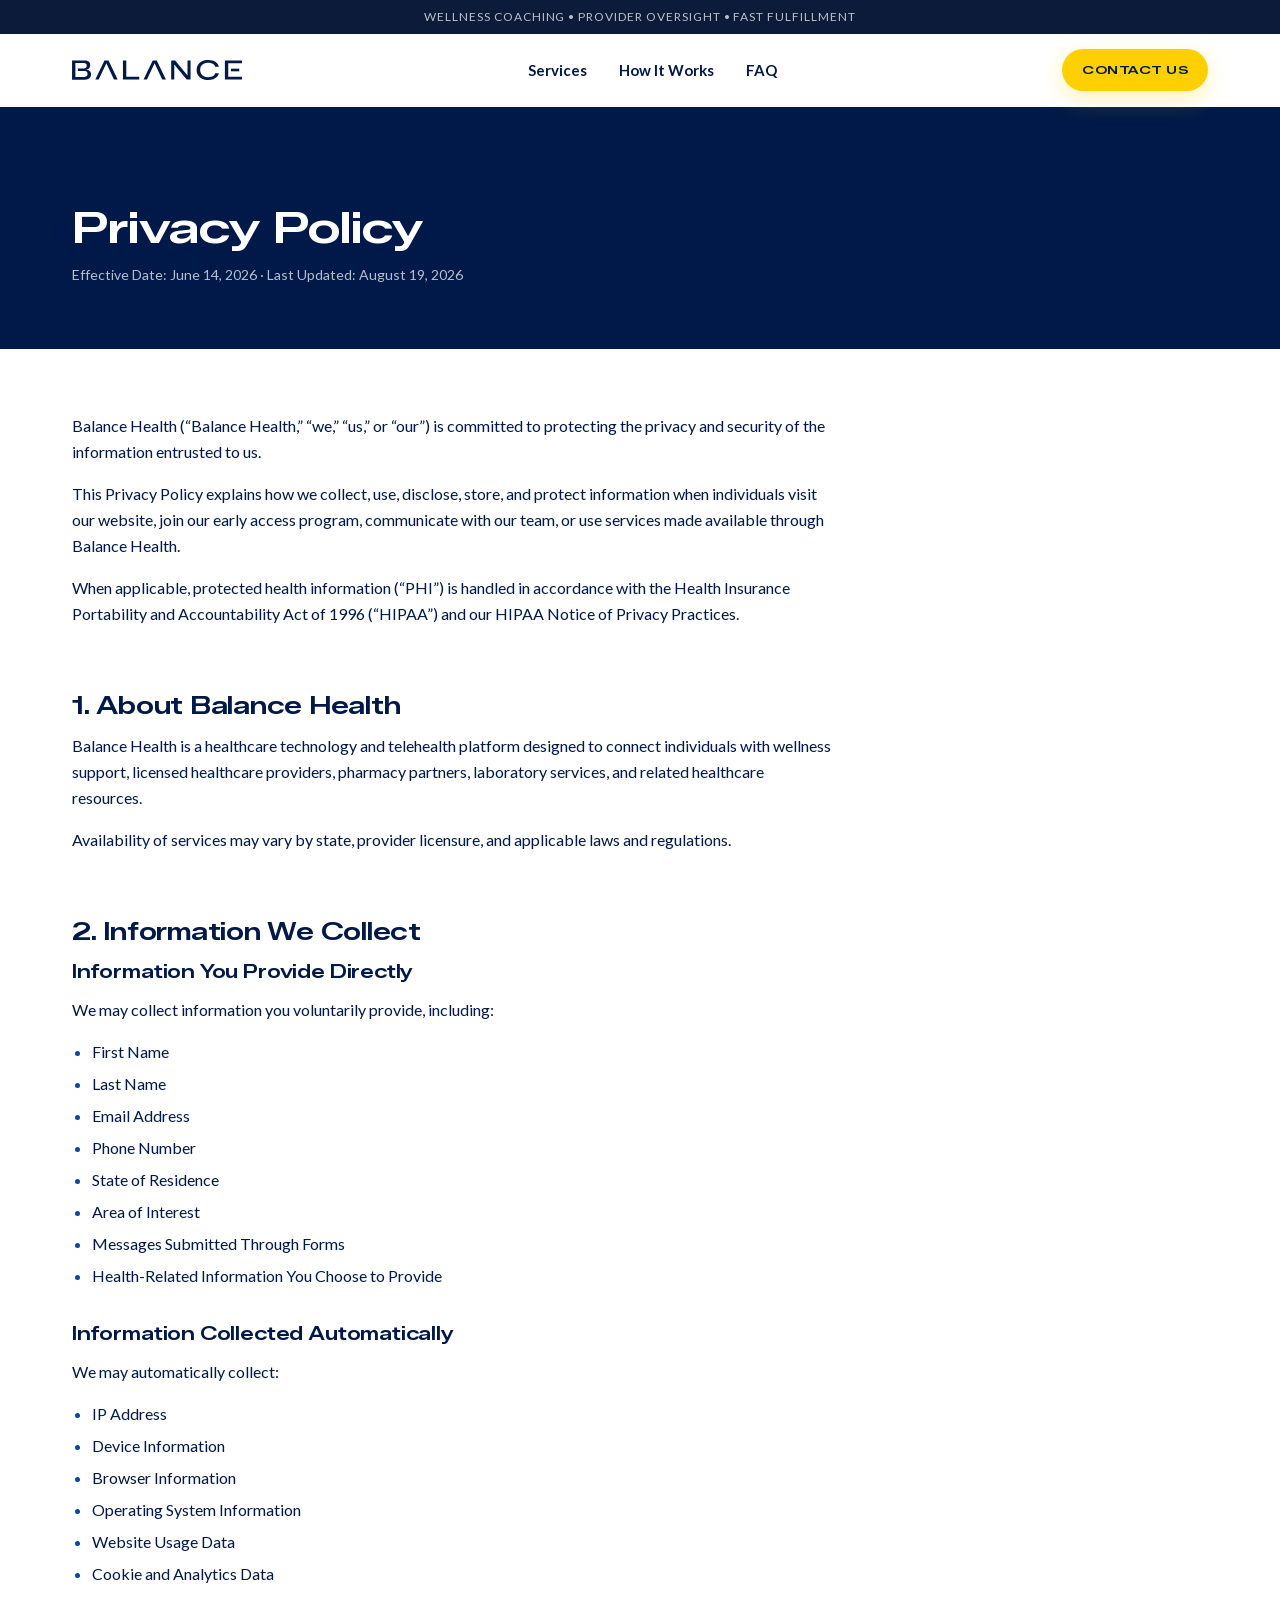
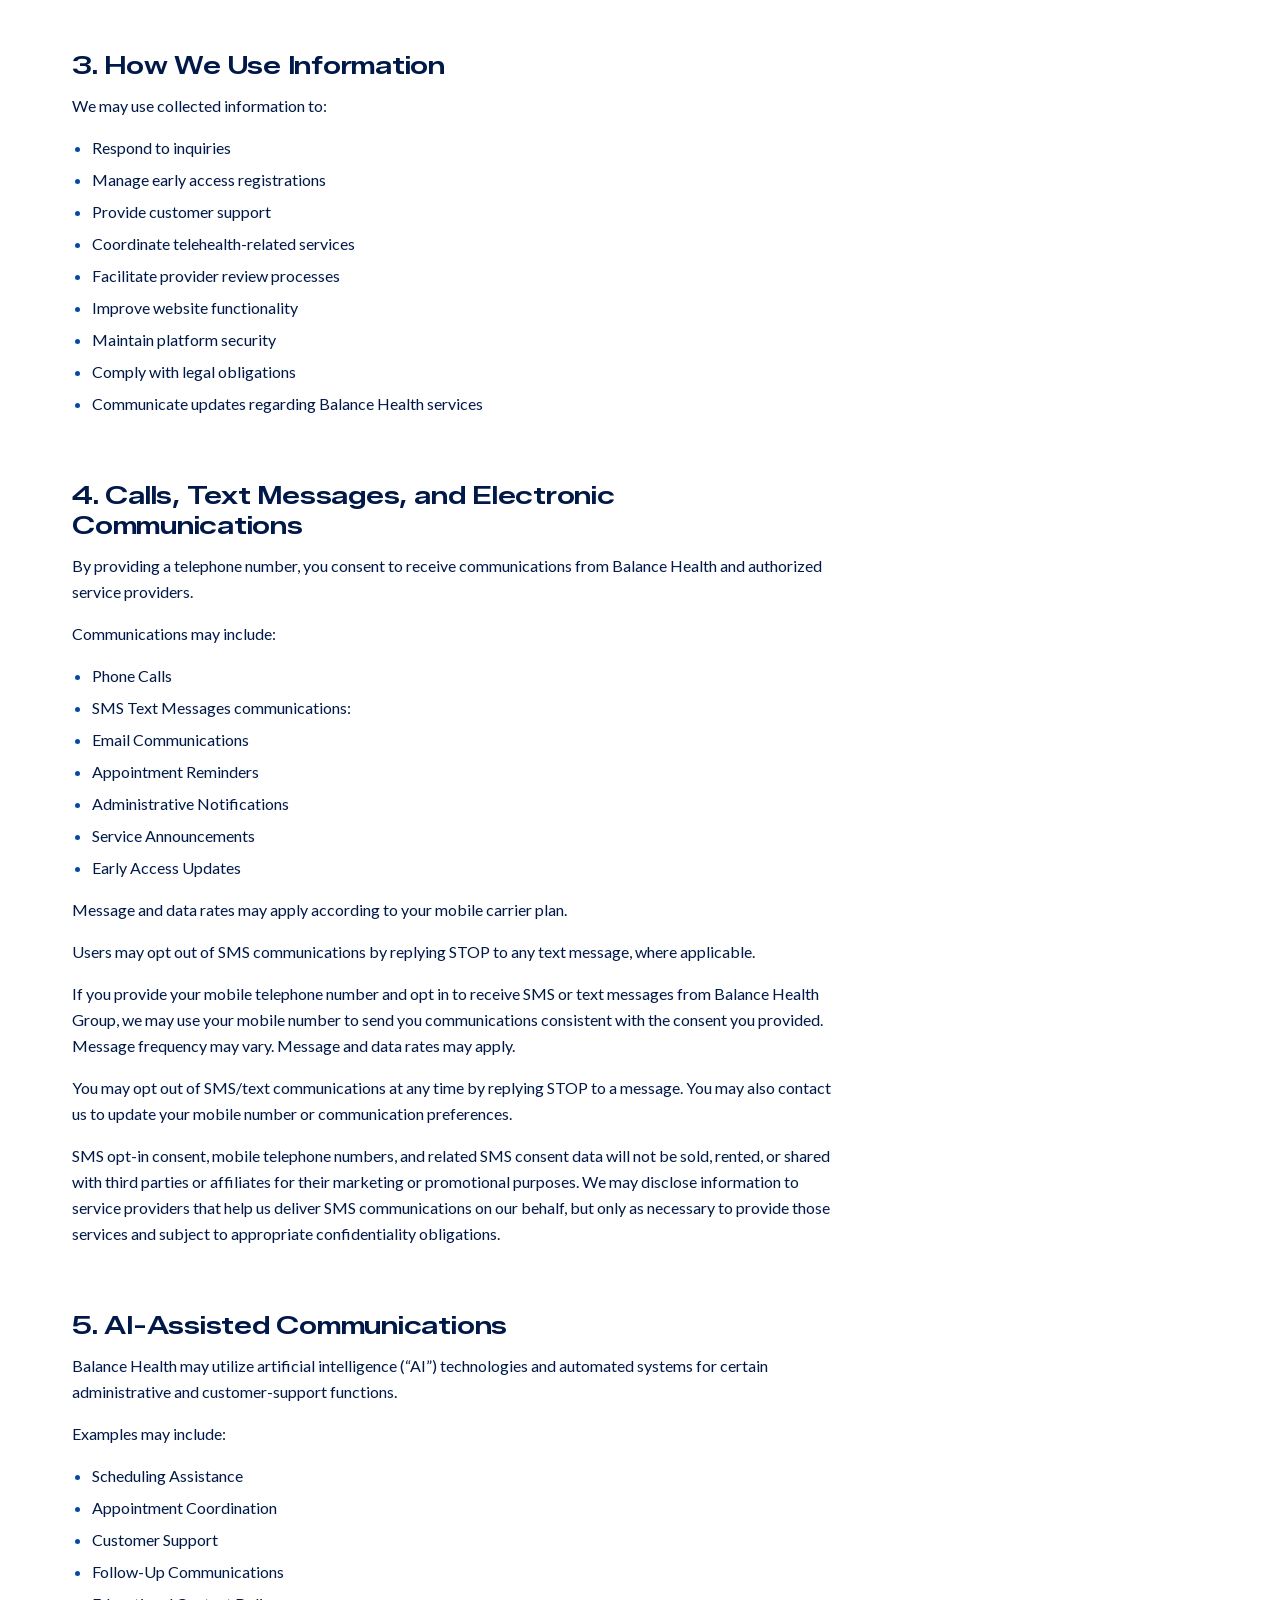
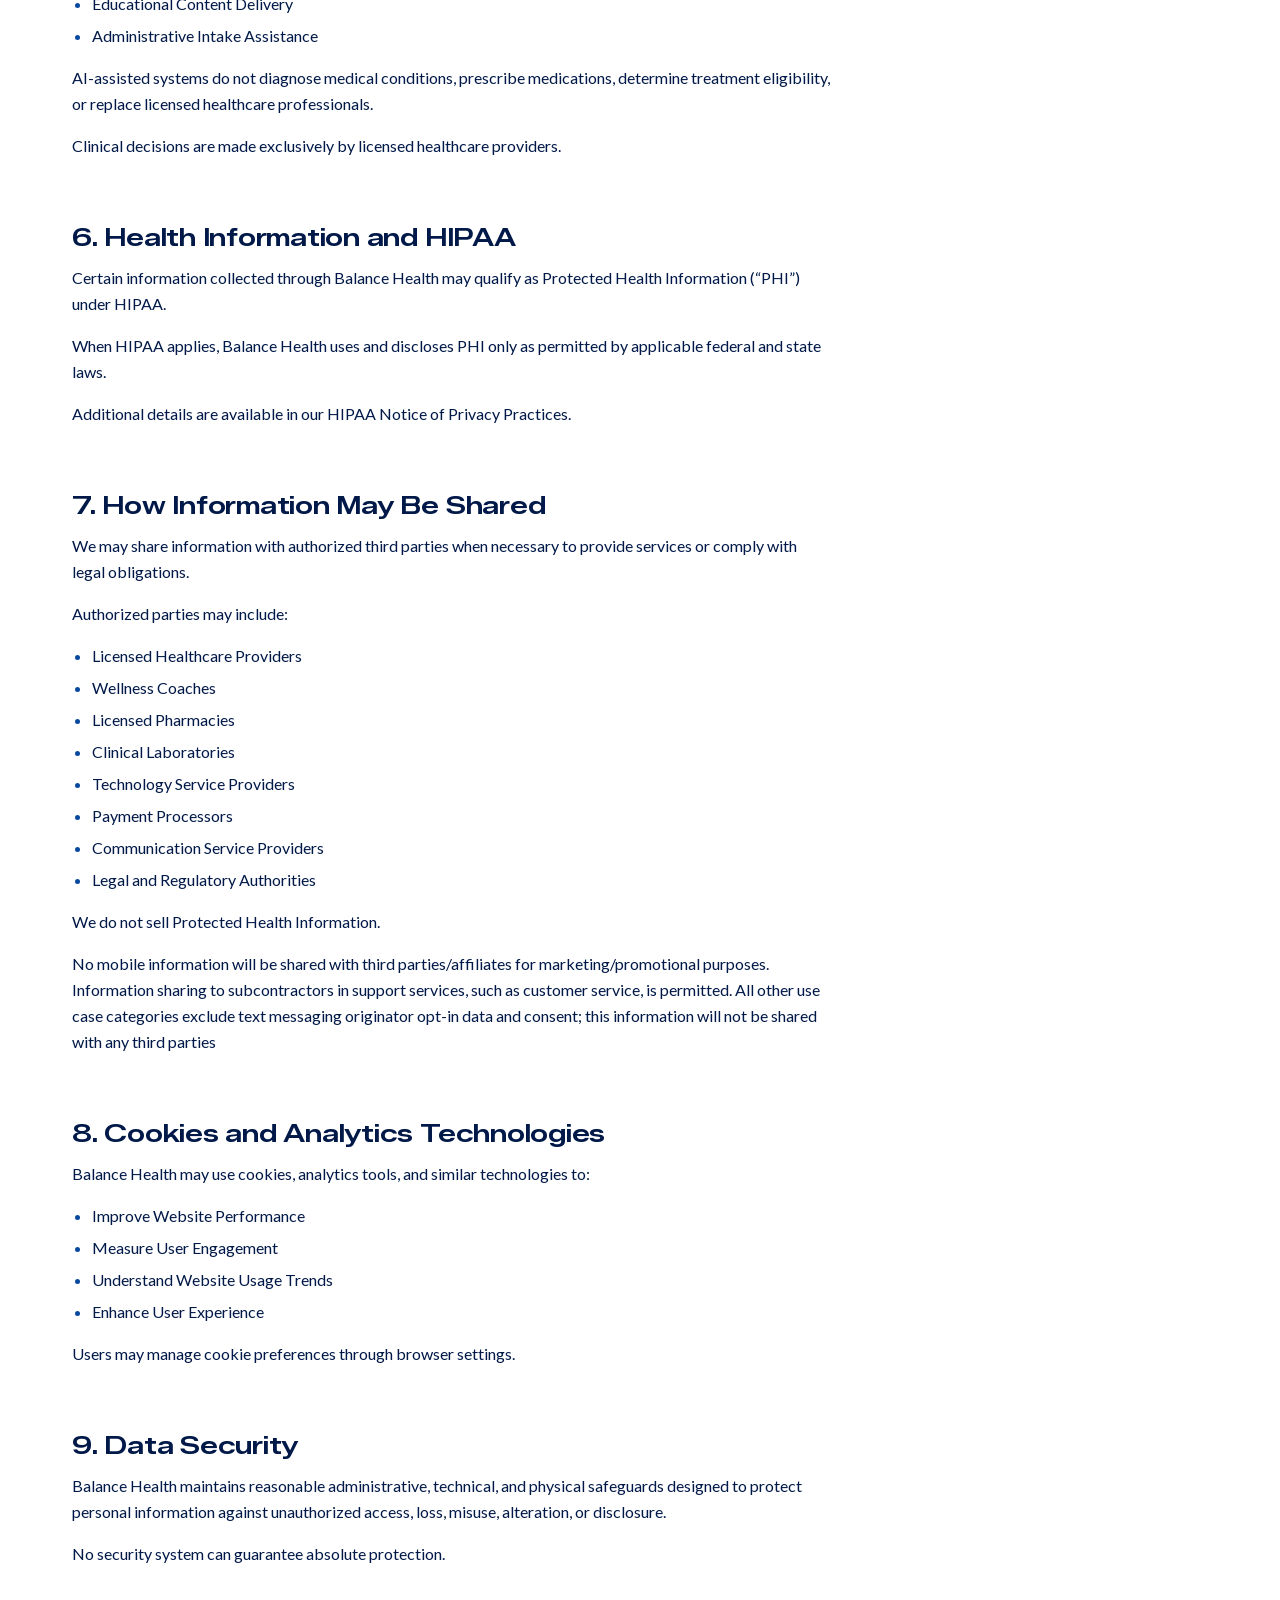
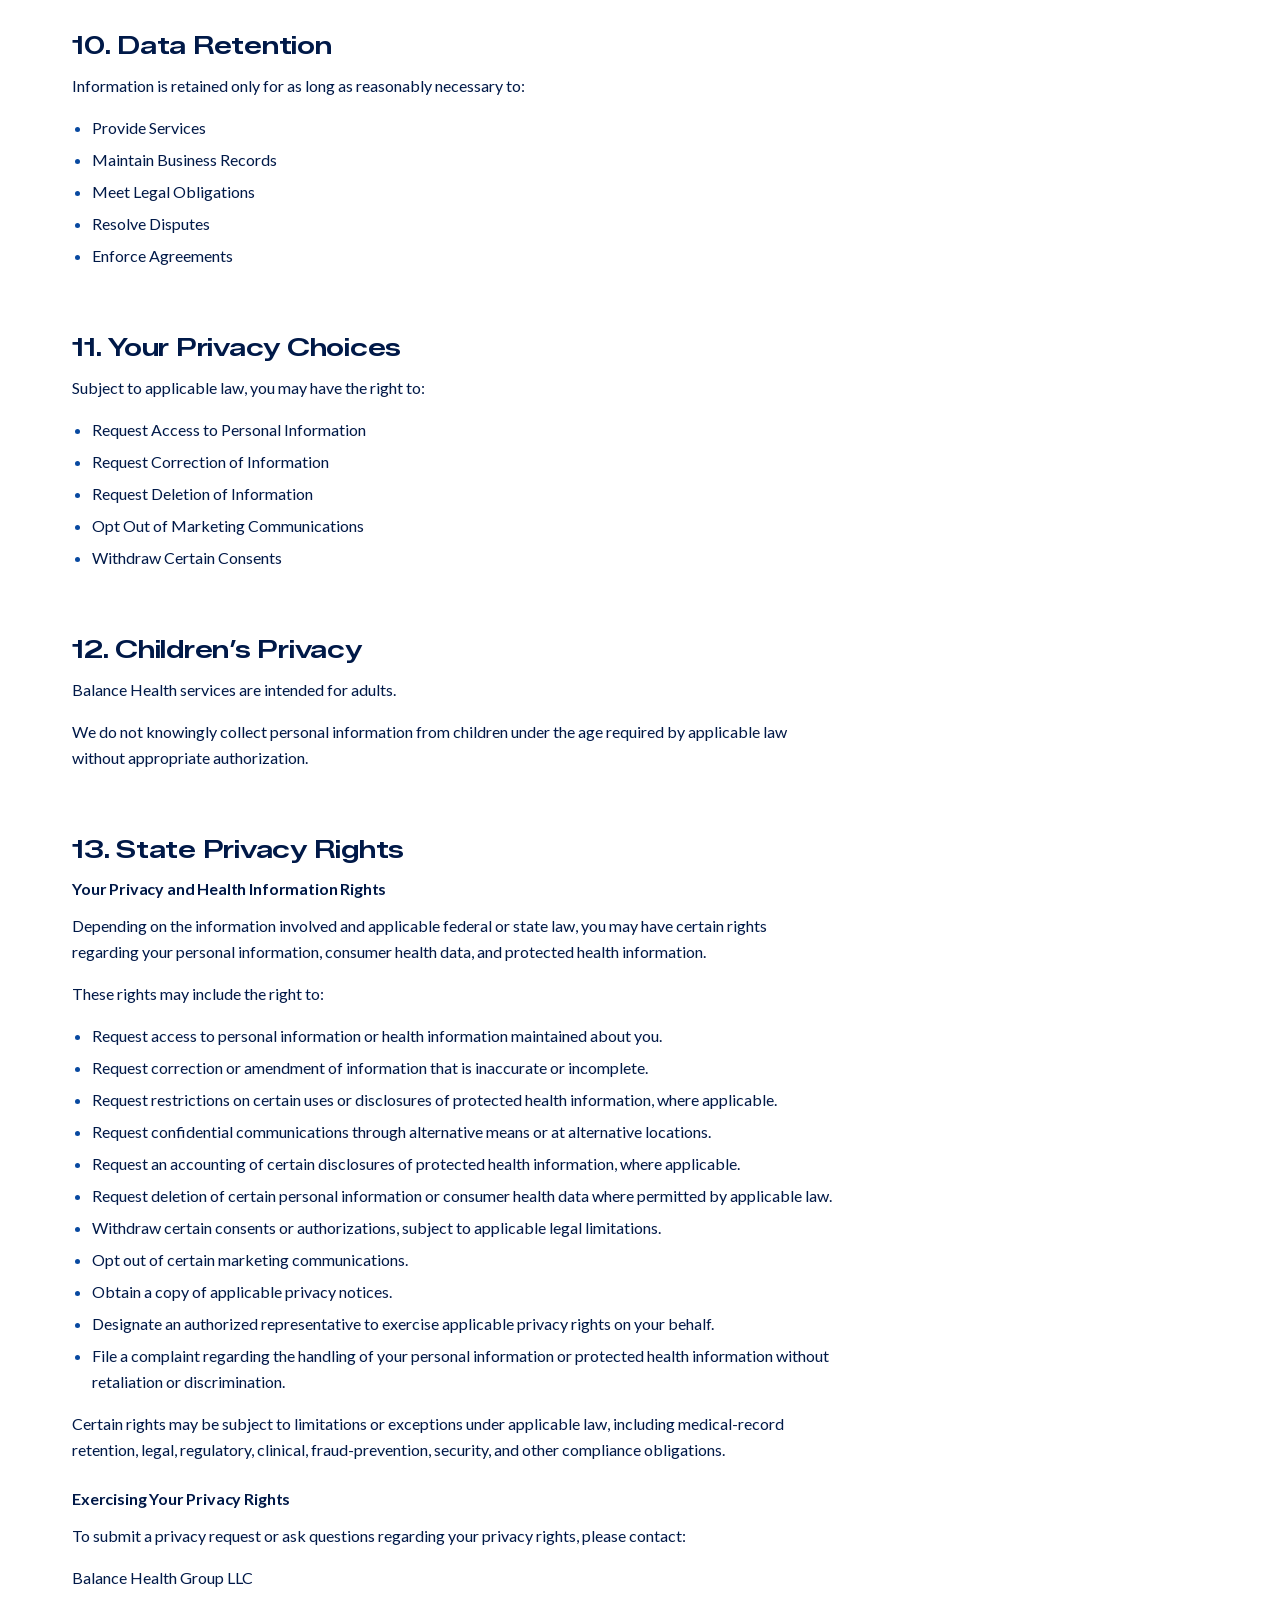
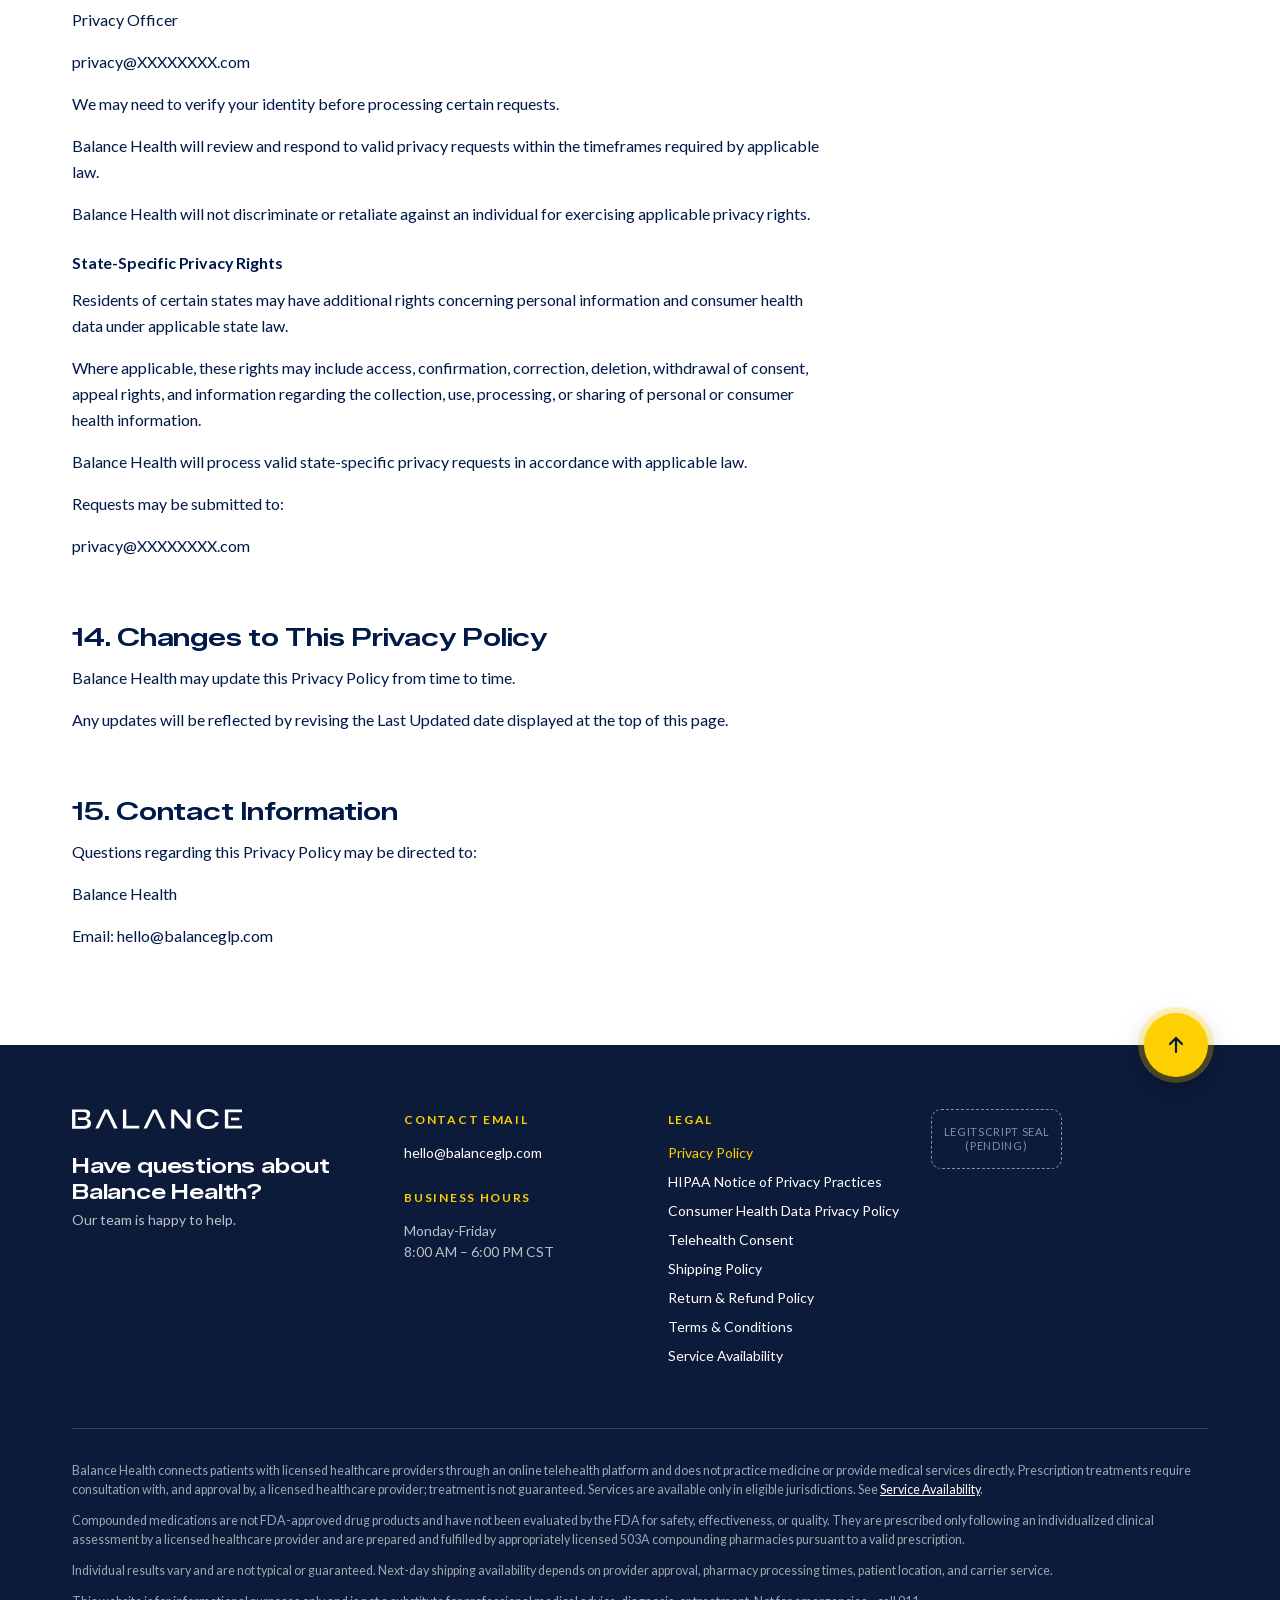
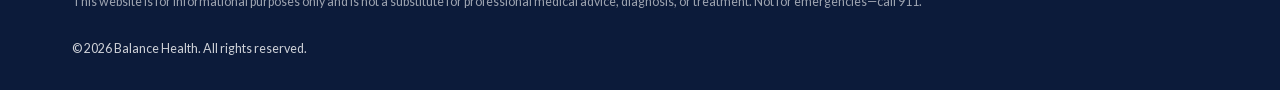
<file: privacy-policy.html>
<!doctype html>
<!--
  Balance Health — Privacy Policy. GENERATED by uploads/legal-ref/build.py (local, untracked):
  edit the generator, not this file.
  Copy: verbatim from the live chimehealth.com/privacy-policy/ page, "Chime Health" → "Balance Health".
  FLAGS: legal entity "Balance Health Group LLC", the privacy@ / compliance@ emails and the XXXXXXXX.com domain are
  stand-ins until the client confirms them; the policy text itself needs the client's legal sign-off
  for the new brand.
-->
<html lang="en">
<head>
  <meta charset="utf-8">
  <meta name="viewport" content="width=device-width, initial-scale=1">
  <meta name="robots" content="noindex, nofollow">
  <title>Privacy Policy | Balance Health</title>
  <meta name="theme-color" content="#001948">
  <link rel="icon" href="favicon.svg?v=1000" type="image/svg+xml">
  <link rel="preload" href="assets/fonts/zalando-sans-expanded-latin.woff2" as="font" type="font/woff2" crossorigin>
  <link rel="preload" href="assets/fonts/lato-400-latin.woff2" as="font" type="font/woff2" crossorigin>
  <link rel="stylesheet" href="tokens/colors.css?v=1000">
  <link rel="stylesheet" href="tokens/type.css?v=1000">
  <link rel="stylesheet" href="css/fonts.css?v=1000">
  <link rel="stylesheet" href="css/site.css?v=1013">
  <link rel="stylesheet" href="css/legal.css?v=1012">
</head>
<body>
  <a class="skip-link" href="#main">Skip to content</a>

  <div class="topbar">Wellness Coaching • Provider Oversight • Fast Fulfillment</div>

  <header class="site-header" id="top">
    <div class="container site-header__inner">
      <a class="site-header__logo" href="index.html" aria-label="Balance Health home">
        <img src="assets/brand/balance-wordmark-navy.svg?v=1000" alt="Balance Health" width="170" height="20">
      </a>
      <nav class="site-nav" aria-label="Primary">
        <a href="index.html#services">Services</a>
        <a href="index.html#how">How It Works</a>
        <a href="index.html#faq">FAQ</a>
      </nav>
      <a class="btn btn--primary btn--sm" href="index.html#joinForm">Contact Us</a>
    </div>
  </header>

  <main id="main">
    <section class="legal-hero on-navy">
      <div class="container">
        <h1>Privacy Policy</h1>
        <p class="legal-hero__dates">Effective Date: June 14, 2026 · Last Updated: August 19, 2026</p>
      </div>
    </section>

    <div class="container">
      <article class="legal-body">
        <p>Balance Health (“Balance Health,” “we,” “us,” or “our”) is committed to protecting the privacy and security of the information entrusted to us.</p>
        <p>This Privacy Policy explains how we collect, use, disclose, store, and protect information when individuals visit our website, join our early access program, communicate with our team, or use services made available through Balance Health.</p>
        <p>When applicable, protected health information (“PHI”) is handled in accordance with the Health Insurance Portability and Accountability Act of 1996 (“HIPAA”) and our HIPAA Notice of Privacy Practices.</p>
        <h2>1. About Balance Health</h2>
        <p>Balance Health is a healthcare technology and telehealth platform designed to connect individuals with wellness support, licensed healthcare providers, pharmacy partners, laboratory services, and related healthcare resources.</p>
        <p>Availability of services may vary by state, provider licensure, and applicable laws and regulations.</p>
        <h2>2. Information We Collect</h2>
        <h3>Information You Provide Directly</h3>
        <p>We may collect information you voluntarily provide, including:</p>
        <ul>
          <li>First Name</li>
          <li>Last Name</li>
          <li>Email Address</li>
          <li>Phone Number</li>
          <li>State of Residence</li>
          <li>Area of Interest</li>
          <li>Messages Submitted Through Forms</li>
          <li>Health-Related Information You Choose to Provide</li>
        </ul>
        <h3>Information Collected Automatically</h3>
        <p>We may automatically collect:</p>
        <ul>
          <li>IP Address</li>
          <li>Device Information</li>
          <li>Browser Information</li>
          <li>Operating System Information</li>
          <li>Website Usage Data</li>
          <li>Cookie and Analytics Data</li>
        </ul>
        <h2>3. How We Use Information</h2>
        <p>We may use collected information to:</p>
        <ul>
          <li>Respond to inquiries</li>
          <li>Manage early access registrations</li>
          <li>Provide customer support</li>
          <li>Coordinate telehealth-related services</li>
          <li>Facilitate provider review processes</li>
          <li>Improve website functionality</li>
          <li>Maintain platform security</li>
          <li>Comply with legal obligations</li>
          <li>Communicate updates regarding Balance Health services</li>
        </ul>
        <h2>4. Calls, Text Messages, and Electronic Communications</h2>
        <p>By providing a telephone number, you consent to receive communications from Balance Health and authorized service providers.</p>
        <p>Communications may include:</p>
        <ul>
          <li>Phone Calls</li>
          <li>SMS Text Messages communications:</li>
          <li>Email Communications</li>
          <li>Appointment Reminders</li>
          <li>Administrative Notifications</li>
          <li>Service Announcements</li>
          <li>Early Access Updates</li>
        </ul>
        <p>Message and data rates may apply according to your mobile carrier plan.</p>
        <p>Users may opt out of SMS communications by replying STOP to any text message, where applicable.</p>
        <p>If you provide your mobile telephone number and opt in to receive SMS or text messages from Balance Health Group, we may use your mobile number to send you communications consistent with the consent you provided. Message frequency may vary. Message and data rates may apply.</p>
        <p>You may opt out of SMS/text communications at any time by replying STOP to a message. You may also contact us to update your mobile number or communication preferences.</p>
        <p>SMS opt-in consent, mobile telephone numbers, and related SMS consent data will not be sold, rented, or shared with third parties or affiliates for their marketing or promotional purposes. We may disclose information to service providers that help us deliver SMS communications on our behalf, but only as necessary to provide those services and subject to appropriate confidentiality obligations.</p>
        <h2>5. AI-Assisted Communications</h2>
        <p>Balance Health may utilize artificial intelligence (“AI”) technologies and automated systems for certain administrative and customer-support functions.</p>
        <p>Examples may include:</p>
        <ul>
          <li>Scheduling Assistance</li>
          <li>Appointment Coordination</li>
          <li>Customer Support</li>
          <li>Follow-Up Communications</li>
          <li>Educational Content Delivery</li>
          <li>Administrative Intake Assistance</li>
        </ul>
        <p>AI-assisted systems do not diagnose medical conditions, prescribe medications, determine treatment eligibility, or replace licensed healthcare professionals.</p>
        <p>Clinical decisions are made exclusively by licensed healthcare providers.</p>
        <h2>6. Health Information and HIPAA</h2>
        <p>Certain information collected through Balance Health may qualify as Protected Health Information (“PHI”) under HIPAA.</p>
        <p>When HIPAA applies, Balance Health uses and discloses PHI only as permitted by applicable federal and state laws.</p>
        <p>Additional details are available in our HIPAA Notice of Privacy Practices.</p>
        <h2>7. How Information May Be Shared</h2>
        <p>We may share information with authorized third parties when necessary to provide services or comply with legal obligations.</p>
        <p>Authorized parties may include:</p>
        <ul>
          <li>Licensed Healthcare Providers</li>
          <li>Wellness Coaches</li>
          <li>Licensed Pharmacies</li>
          <li>Clinical Laboratories</li>
          <li>Technology Service Providers</li>
          <li>Payment Processors</li>
          <li>Communication Service Providers</li>
          <li>Legal and Regulatory Authorities</li>
        </ul>
        <p>We do not sell Protected Health Information.</p>
        <p>No mobile information will be shared with third parties/affiliates for marketing/promotional purposes. Information sharing to subcontractors in support services, such as customer service, is permitted. All other use case categories exclude text messaging originator opt-in data and consent; this information will not be shared with any third parties</p>
        <h2>8. Cookies and Analytics Technologies</h2>
        <p>Balance Health may use cookies, analytics tools, and similar technologies to:</p>
        <ul>
          <li>Improve Website Performance</li>
          <li>Measure User Engagement</li>
          <li>Understand Website Usage Trends</li>
          <li>Enhance User Experience</li>
        </ul>
        <p>Users may manage cookie preferences through browser settings.</p>
        <h2>9. Data Security</h2>
        <p>Balance Health maintains reasonable administrative, technical, and physical safeguards designed to protect personal information against unauthorized access, loss, misuse, alteration, or disclosure.</p>
        <p>No security system can guarantee absolute protection.</p>
        <h2>10. Data Retention</h2>
        <p>Information is retained only for as long as reasonably necessary to:</p>
        <ul>
          <li>Provide Services</li>
          <li>Maintain Business Records</li>
          <li>Meet Legal Obligations</li>
          <li>Resolve Disputes</li>
          <li>Enforce Agreements</li>
        </ul>
        <h2>11. Your Privacy Choices</h2>
        <p>Subject to applicable law, you may have the right to:</p>
        <ul>
          <li>Request Access to Personal Information</li>
          <li>Request Correction of Information</li>
          <li>Request Deletion of Information</li>
          <li>Opt Out of Marketing Communications</li>
          <li>Withdraw Certain Consents</li>
        </ul>
        <h2>12. Children’s Privacy</h2>
        <p>Balance Health services are intended for adults.</p>
        <p>We do not knowingly collect personal information from children under the age required by applicable law without appropriate authorization.</p>
        <h2>13. State Privacy Rights</h2>
        <h4>Your Privacy and Health Information Rights</h4>
        <p>Depending on the information involved and applicable federal or state law, you may have certain rights regarding your personal information, consumer health data, and protected health information.</p>
        <p>These rights may include the right to:</p>
        <ul>
          <li>Request access to personal information or health information maintained about you.</li>
          <li>Request correction or amendment of information that is inaccurate or incomplete.</li>
          <li>Request restrictions on certain uses or disclosures of protected health information, where applicable.</li>
          <li>Request confidential communications through alternative means or at alternative locations.</li>
          <li>Request an accounting of certain disclosures of protected health information, where applicable.</li>
          <li>Request deletion of certain personal information or consumer health data where permitted by applicable law.</li>
          <li>Withdraw certain consents or authorizations, subject to applicable legal limitations.</li>
          <li>Opt out of certain marketing communications.</li>
          <li>Obtain a copy of applicable privacy notices.</li>
          <li>Designate an authorized representative to exercise applicable privacy rights on your behalf.</li>
          <li>File a complaint regarding the handling of your personal information or protected health information without retaliation or discrimination.</li>
        </ul>
        <p>Certain rights may be subject to limitations or exceptions under applicable law, including medical-record retention, legal, regulatory, clinical, fraud-prevention, security, and other compliance obligations.</p>
        <h4>Exercising Your Privacy Rights</h4>
        <p>To submit a privacy request or ask questions regarding your privacy rights, please contact:</p>
        <p>Balance Health Group LLC</p>
        <p>Privacy Officer</p>
        <p>privacy@XXXXXXXX.com</p>
        <p>We may need to verify your identity before processing certain requests.</p>
        <p>Balance Health will review and respond to valid privacy requests within the timeframes required by applicable law.</p>
        <p>Balance Health will not discriminate or retaliate against an individual for exercising applicable privacy rights.</p>
        <h4>State-Specific Privacy Rights</h4>
        <p>Residents of certain states may have additional rights concerning personal information and consumer health data under applicable state law.</p>
        <p>Where applicable, these rights may include access, confirmation, correction, deletion, withdrawal of consent, appeal rights, and information regarding the collection, use, processing, or sharing of personal or consumer health information.</p>
        <p>Balance Health will process valid state-specific privacy requests in accordance with applicable law.</p>
        <p>Requests may be submitted to:</p>
        <p>privacy@XXXXXXXX.com</p>
        <h2>14. Changes to This Privacy Policy</h2>
        <p>Balance Health may update this Privacy Policy from time to time.</p>
        <p>Any updates will be reflected by revising the Last Updated date displayed at the top of this page.</p>
        <h2>15. Contact Information</h2>
        <p>Questions regarding this Privacy Policy may be directed to:</p>
        <p>Balance Health</p>
        <p>Email: hello@balanceglp.com</p>
      </article>
    </div>
  </main>

  <footer class="site-footer">
    <a class="to-top" href="#top" aria-label="Back to top"><svg aria-hidden="true" viewBox="0 0 24 24" fill="none" stroke="currentColor" stroke-width="2.2" stroke-linecap="round" stroke-linejoin="round"><path d="M5 12h14M13 6l6 6-6 6"/></svg></a>
    <div class="container">
      <div class="footer-top">
        <div class="footer-brand">
          <img src="assets/brand/balance-wordmark-white.svg?v=1000" alt="Balance Health" width="170" height="20" loading="lazy">
          <h2>Have questions about Balance Health?</h2>
          <p>Our team is happy to help.</p>
        </div>
        <div class="footer-col">
          <h3>Contact Email</h3>
          <p><a href="mailto:hello@balanceglp.com">hello@balanceglp.com</a></p>
          <h3 class="footer-col__next">Business Hours</h3>
          <p>Monday-Friday<br>8:00 AM – 6:00 PM CST</p>
        </div>
        <div class="footer-col">
          <h3>Legal</h3>
          <ul>
            <li><a href="privacy-policy.html" aria-current="page">Privacy Policy</a></li>
            <li><a href="hipaa-notice.html">HIPAA Notice of Privacy Practices</a></li>
            <li><a href="consumer-health-data-privacy-policy.html">Consumer Health Data Privacy Policy</a></li>
            <li><a href="telehealth-consent.html">Telehealth Consent</a></li>
            <li><a href="shipping-policy.html">Shipping Policy</a></li>
            <li><a href="return-refund-policy.html">Return &amp; Refund Policy</a></li>
            <li><a href="terms-conditions.html">Terms &amp; Conditions</a></li>
            <li><a href="index.html#jurisdictions">Service Availability</a></li>
          </ul>
        </div>
        <div class="footer-col">
          <span class="seal-placeholder">LegitScript seal<br>(pending)</span>
        </div>
      </div>
      <div class="footer-legal">
        <p>Balance Health connects patients with licensed healthcare providers through an online telehealth platform and does not practice medicine or provide medical services directly. Prescription treatments require consultation with, and approval by, a licensed healthcare provider; treatment is not guaranteed. Services are available only in eligible jurisdictions. See <a href="index.html#jurisdictions">Service Availability</a>.</p>
        <p>Compounded medications are not FDA-approved drug products and have not been evaluated by the FDA for safety, effectiveness, or quality. They are prescribed only following an individualized clinical assessment by a licensed healthcare provider and are prepared and fulfilled by appropriately licensed 503A compounding pharmacies pursuant to a valid prescription.</p>
        <p>Individual results vary and are not typical or guaranteed. Next-day shipping availability depends on provider approval, pharmacy processing times, patient location, and carrier service.</p>
        <p>This website is for informational purposes only and is not a substitute for professional medical advice, diagnosis, or treatment. Not for emergencies—call 911.</p>
        <p class="footer-copy">© 2026 Balance Health. All rights reserved.</p>
      </div>
    </div>
  </footer>
</body>
</html>
</file>
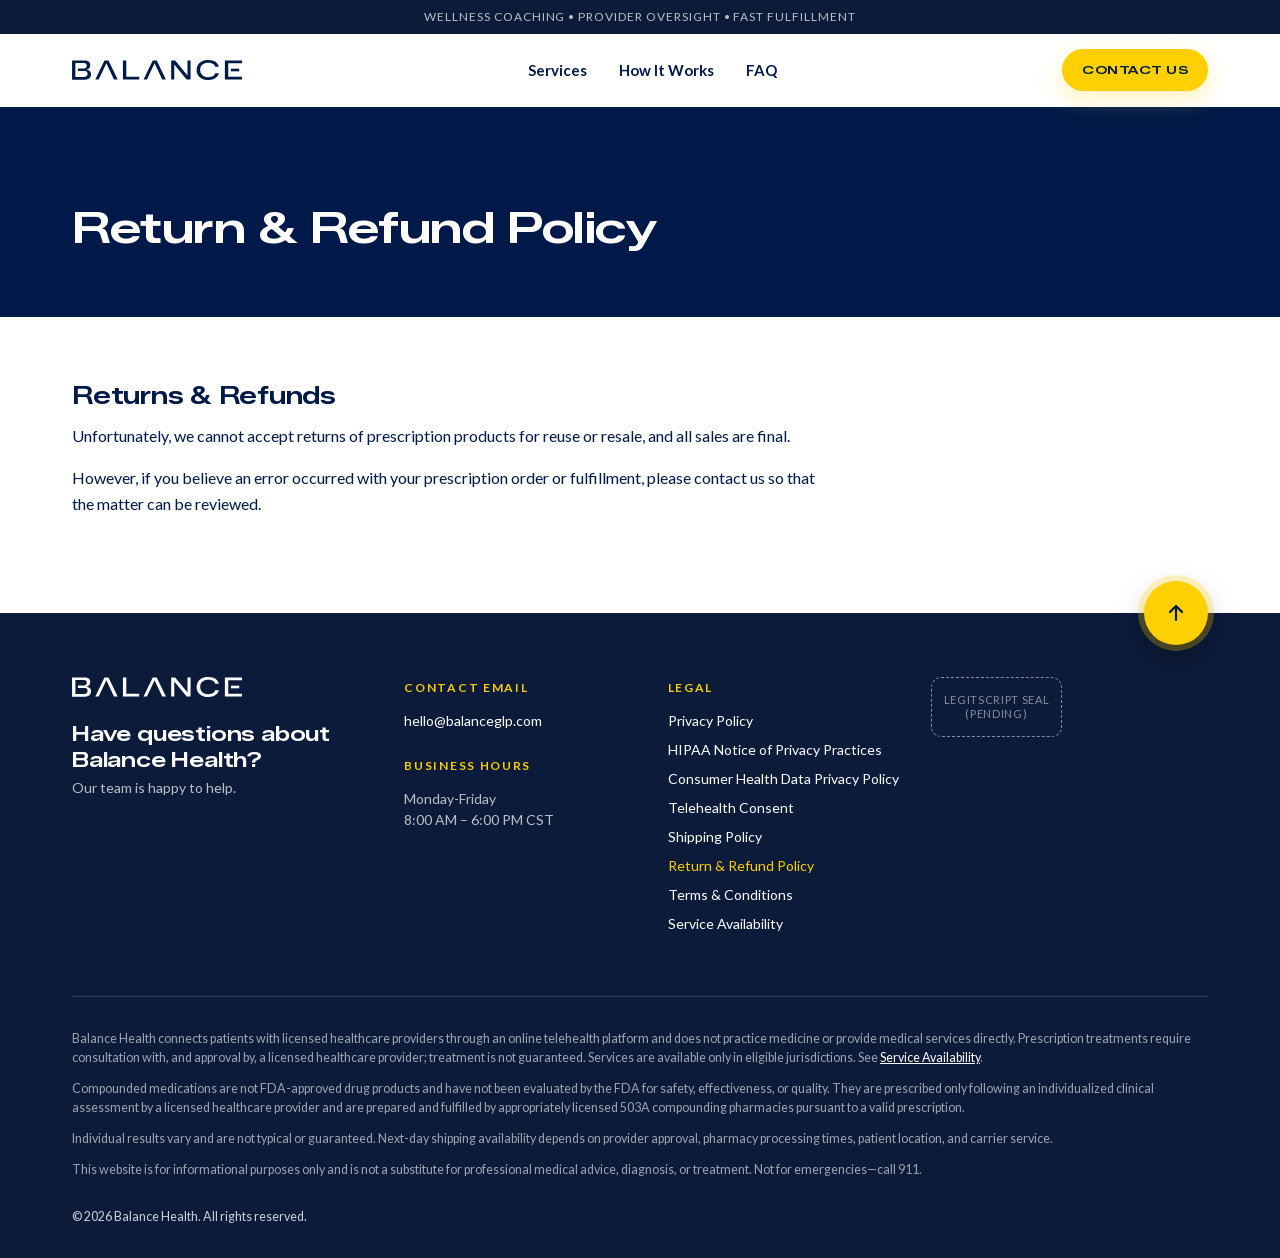
<file: return-refund-policy.html>
<!doctype html>
<!--
  Balance Health — Return & Refund Policy. GENERATED by uploads/legal-ref/build.py (local, untracked):
  edit the generator, not this file.
  Copy: verbatim from the live chimehealth.com/return-refund-policy/ page, "Chime Health" → "Balance Health".
  FLAGS: legal entity "Balance Health Group LLC", the privacy@ / compliance@ emails and the XXXXXXXX.com domain are
  stand-ins until the client confirms them; the policy text itself needs the client's legal sign-off
  for the new brand.
-->
<html lang="en">
<head>
  <meta charset="utf-8">
  <meta name="viewport" content="width=device-width, initial-scale=1">
  <meta name="robots" content="noindex, nofollow">
  <title>Return & Refund Policy | Balance Health</title>
  <meta name="theme-color" content="#001948">
  <link rel="icon" href="favicon.svg?v=1000" type="image/svg+xml">
  <link rel="preload" href="assets/fonts/zalando-sans-expanded-latin.woff2" as="font" type="font/woff2" crossorigin>
  <link rel="preload" href="assets/fonts/lato-400-latin.woff2" as="font" type="font/woff2" crossorigin>
  <link rel="stylesheet" href="tokens/colors.css?v=1000">
  <link rel="stylesheet" href="tokens/type.css?v=1000">
  <link rel="stylesheet" href="css/fonts.css?v=1000">
  <link rel="stylesheet" href="css/site.css?v=1013">
  <link rel="stylesheet" href="css/legal.css?v=1012">
</head>
<body>
  <a class="skip-link" href="#main">Skip to content</a>

  <div class="topbar">Wellness Coaching • Provider Oversight • Fast Fulfillment</div>

  <header class="site-header" id="top">
    <div class="container site-header__inner">
      <a class="site-header__logo" href="index.html" aria-label="Balance Health home">
        <img src="assets/brand/balance-wordmark-navy.svg?v=1000" alt="Balance Health" width="170" height="20">
      </a>
      <nav class="site-nav" aria-label="Primary">
        <a href="index.html#services">Services</a>
        <a href="index.html#how">How It Works</a>
        <a href="index.html#faq">FAQ</a>
      </nav>
      <a class="btn btn--primary btn--sm" href="index.html#joinForm">Contact Us</a>
    </div>
  </header>

  <main id="main">
    <section class="legal-hero on-navy">
      <div class="container">
        <h1>Return &amp; Refund Policy</h1>

      </div>
    </section>

    <div class="container">
      <article class="legal-body">
        <h2>Returns &amp; Refunds</h2>
        <p>Unfortunately, we cannot accept returns of prescription products for reuse or resale, and all sales are final.</p>
        <p>However, if you believe an error occurred with your prescription order or fulfillment, please contact us so that the matter can be reviewed.</p>
      </article>
    </div>
  </main>

  <footer class="site-footer">
    <a class="to-top" href="#top" aria-label="Back to top"><svg aria-hidden="true" viewBox="0 0 24 24" fill="none" stroke="currentColor" stroke-width="2.2" stroke-linecap="round" stroke-linejoin="round"><path d="M5 12h14M13 6l6 6-6 6"/></svg></a>
    <div class="container">
      <div class="footer-top">
        <div class="footer-brand">
          <img src="assets/brand/balance-wordmark-white.svg?v=1000" alt="Balance Health" width="170" height="20" loading="lazy">
          <h2>Have questions about Balance Health?</h2>
          <p>Our team is happy to help.</p>
        </div>
        <div class="footer-col">
          <h3>Contact Email</h3>
          <p><a href="mailto:hello@balanceglp.com">hello@balanceglp.com</a></p>
          <h3 class="footer-col__next">Business Hours</h3>
          <p>Monday-Friday<br>8:00 AM – 6:00 PM CST</p>
        </div>
        <div class="footer-col">
          <h3>Legal</h3>
          <ul>
            <li><a href="privacy-policy.html">Privacy Policy</a></li>
            <li><a href="hipaa-notice.html">HIPAA Notice of Privacy Practices</a></li>
            <li><a href="consumer-health-data-privacy-policy.html">Consumer Health Data Privacy Policy</a></li>
            <li><a href="telehealth-consent.html">Telehealth Consent</a></li>
            <li><a href="shipping-policy.html">Shipping Policy</a></li>
            <li><a href="return-refund-policy.html" aria-current="page">Return &amp; Refund Policy</a></li>
            <li><a href="terms-conditions.html">Terms &amp; Conditions</a></li>
            <li><a href="index.html#jurisdictions">Service Availability</a></li>
          </ul>
        </div>
        <div class="footer-col">
          <span class="seal-placeholder">LegitScript seal<br>(pending)</span>
        </div>
      </div>
      <div class="footer-legal">
        <p>Balance Health connects patients with licensed healthcare providers through an online telehealth platform and does not practice medicine or provide medical services directly. Prescription treatments require consultation with, and approval by, a licensed healthcare provider; treatment is not guaranteed. Services are available only in eligible jurisdictions. See <a href="index.html#jurisdictions">Service Availability</a>.</p>
        <p>Compounded medications are not FDA-approved drug products and have not been evaluated by the FDA for safety, effectiveness, or quality. They are prescribed only following an individualized clinical assessment by a licensed healthcare provider and are prepared and fulfilled by appropriately licensed 503A compounding pharmacies pursuant to a valid prescription.</p>
        <p>Individual results vary and are not typical or guaranteed. Next-day shipping availability depends on provider approval, pharmacy processing times, patient location, and carrier service.</p>
        <p>This website is for informational purposes only and is not a substitute for professional medical advice, diagnosis, or treatment. Not for emergencies—call 911.</p>
        <p class="footer-copy">© 2026 Balance Health. All rights reserved.</p>
      </div>
    </div>
  </footer>
</body>
</html>
</file>
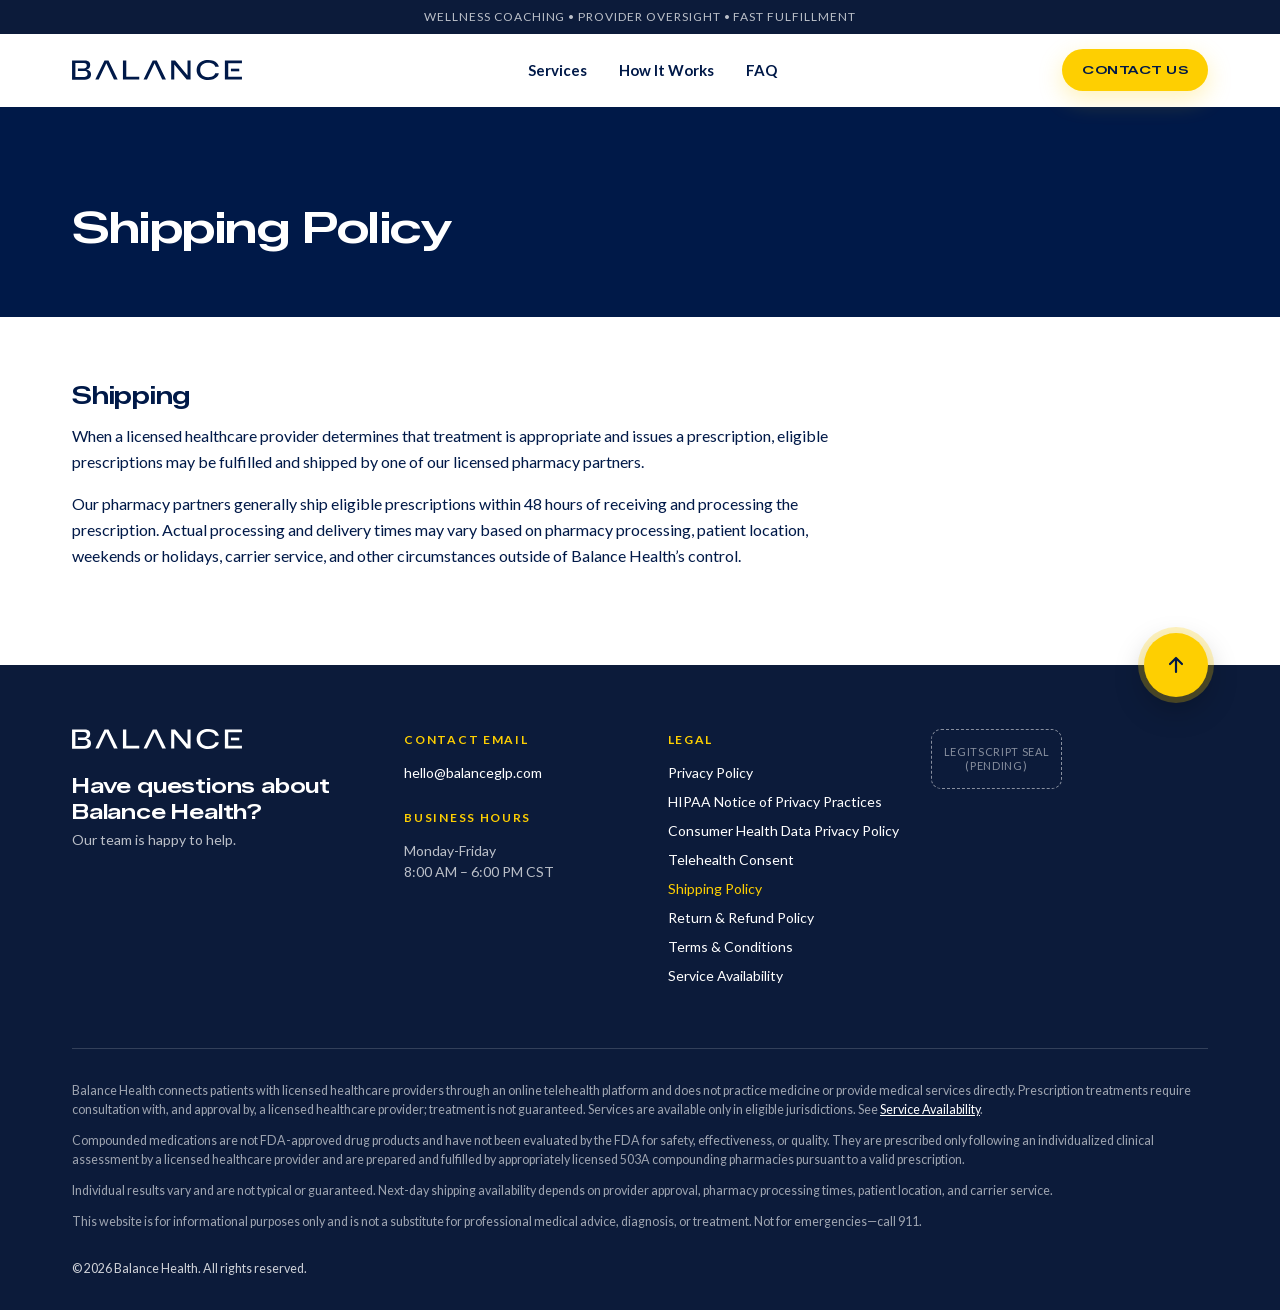
<file: shipping-policy.html>
<!doctype html>
<!--
  Balance Health — Shipping Policy. GENERATED by uploads/legal-ref/build.py (local, untracked):
  edit the generator, not this file.
  Copy: verbatim from the live chimehealth.com/shipping-policy/ page, "Chime Health" → "Balance Health".
  FLAGS: legal entity "Balance Health Group LLC", the privacy@ / compliance@ emails and the XXXXXXXX.com domain are
  stand-ins until the client confirms them; the policy text itself needs the client's legal sign-off
  for the new brand.
-->
<html lang="en">
<head>
  <meta charset="utf-8">
  <meta name="viewport" content="width=device-width, initial-scale=1">
  <meta name="robots" content="noindex, nofollow">
  <title>Shipping Policy | Balance Health</title>
  <meta name="theme-color" content="#001948">
  <link rel="icon" href="favicon.svg?v=1000" type="image/svg+xml">
  <link rel="preload" href="assets/fonts/zalando-sans-expanded-latin.woff2" as="font" type="font/woff2" crossorigin>
  <link rel="preload" href="assets/fonts/lato-400-latin.woff2" as="font" type="font/woff2" crossorigin>
  <link rel="stylesheet" href="tokens/colors.css?v=1000">
  <link rel="stylesheet" href="tokens/type.css?v=1000">
  <link rel="stylesheet" href="css/fonts.css?v=1000">
  <link rel="stylesheet" href="css/site.css?v=1013">
  <link rel="stylesheet" href="css/legal.css?v=1012">
</head>
<body>
  <a class="skip-link" href="#main">Skip to content</a>

  <div class="topbar">Wellness Coaching • Provider Oversight • Fast Fulfillment</div>

  <header class="site-header" id="top">
    <div class="container site-header__inner">
      <a class="site-header__logo" href="index.html" aria-label="Balance Health home">
        <img src="assets/brand/balance-wordmark-navy.svg?v=1000" alt="Balance Health" width="170" height="20">
      </a>
      <nav class="site-nav" aria-label="Primary">
        <a href="index.html#services">Services</a>
        <a href="index.html#how">How It Works</a>
        <a href="index.html#faq">FAQ</a>
      </nav>
      <a class="btn btn--primary btn--sm" href="index.html#joinForm">Contact Us</a>
    </div>
  </header>

  <main id="main">
    <section class="legal-hero on-navy">
      <div class="container">
        <h1>Shipping Policy</h1>

      </div>
    </section>

    <div class="container">
      <article class="legal-body">
        <h2>Shipping</h2>
        <p>When a licensed healthcare provider determines that treatment is appropriate and issues a prescription, eligible prescriptions may be fulfilled and shipped by one of our licensed pharmacy partners.</p>
        <p>Our pharmacy partners generally ship eligible prescriptions within 48 hours of receiving and processing the prescription. Actual processing and delivery times may vary based on pharmacy processing, patient location, weekends or holidays, carrier service, and other circumstances outside of Balance Health’s control.</p>
      </article>
    </div>
  </main>

  <footer class="site-footer">
    <a class="to-top" href="#top" aria-label="Back to top"><svg aria-hidden="true" viewBox="0 0 24 24" fill="none" stroke="currentColor" stroke-width="2.2" stroke-linecap="round" stroke-linejoin="round"><path d="M5 12h14M13 6l6 6-6 6"/></svg></a>
    <div class="container">
      <div class="footer-top">
        <div class="footer-brand">
          <img src="assets/brand/balance-wordmark-white.svg?v=1000" alt="Balance Health" width="170" height="20" loading="lazy">
          <h2>Have questions about Balance Health?</h2>
          <p>Our team is happy to help.</p>
        </div>
        <div class="footer-col">
          <h3>Contact Email</h3>
          <p><a href="mailto:hello@balanceglp.com">hello@balanceglp.com</a></p>
          <h3 class="footer-col__next">Business Hours</h3>
          <p>Monday-Friday<br>8:00 AM – 6:00 PM CST</p>
        </div>
        <div class="footer-col">
          <h3>Legal</h3>
          <ul>
            <li><a href="privacy-policy.html">Privacy Policy</a></li>
            <li><a href="hipaa-notice.html">HIPAA Notice of Privacy Practices</a></li>
            <li><a href="consumer-health-data-privacy-policy.html">Consumer Health Data Privacy Policy</a></li>
            <li><a href="telehealth-consent.html">Telehealth Consent</a></li>
            <li><a href="shipping-policy.html" aria-current="page">Shipping Policy</a></li>
            <li><a href="return-refund-policy.html">Return &amp; Refund Policy</a></li>
            <li><a href="terms-conditions.html">Terms &amp; Conditions</a></li>
            <li><a href="index.html#jurisdictions">Service Availability</a></li>
          </ul>
        </div>
        <div class="footer-col">
          <span class="seal-placeholder">LegitScript seal<br>(pending)</span>
        </div>
      </div>
      <div class="footer-legal">
        <p>Balance Health connects patients with licensed healthcare providers through an online telehealth platform and does not practice medicine or provide medical services directly. Prescription treatments require consultation with, and approval by, a licensed healthcare provider; treatment is not guaranteed. Services are available only in eligible jurisdictions. See <a href="index.html#jurisdictions">Service Availability</a>.</p>
        <p>Compounded medications are not FDA-approved drug products and have not been evaluated by the FDA for safety, effectiveness, or quality. They are prescribed only following an individualized clinical assessment by a licensed healthcare provider and are prepared and fulfilled by appropriately licensed 503A compounding pharmacies pursuant to a valid prescription.</p>
        <p>Individual results vary and are not typical or guaranteed. Next-day shipping availability depends on provider approval, pharmacy processing times, patient location, and carrier service.</p>
        <p>This website is for informational purposes only and is not a substitute for professional medical advice, diagnosis, or treatment. Not for emergencies—call 911.</p>
        <p class="footer-copy">© 2026 Balance Health. All rights reserved.</p>
      </div>
    </div>
  </footer>
</body>
</html>
</file>
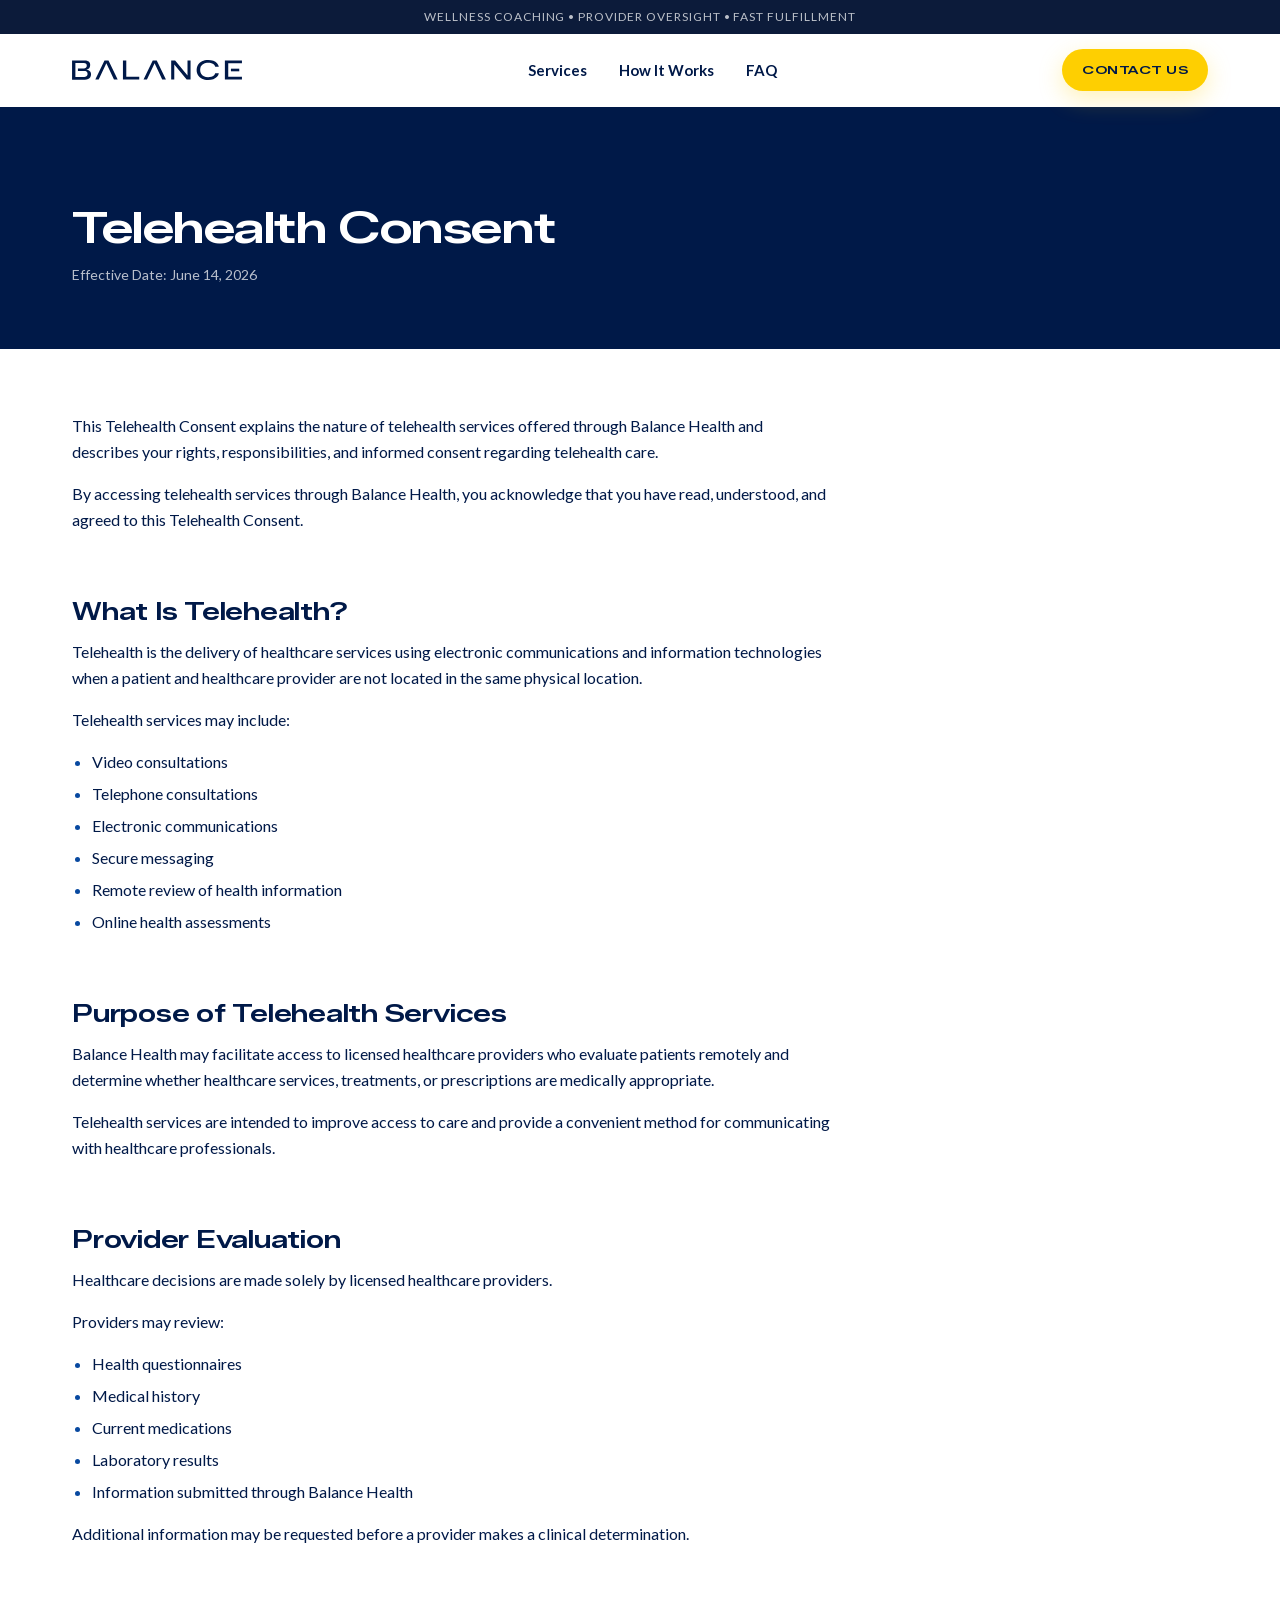
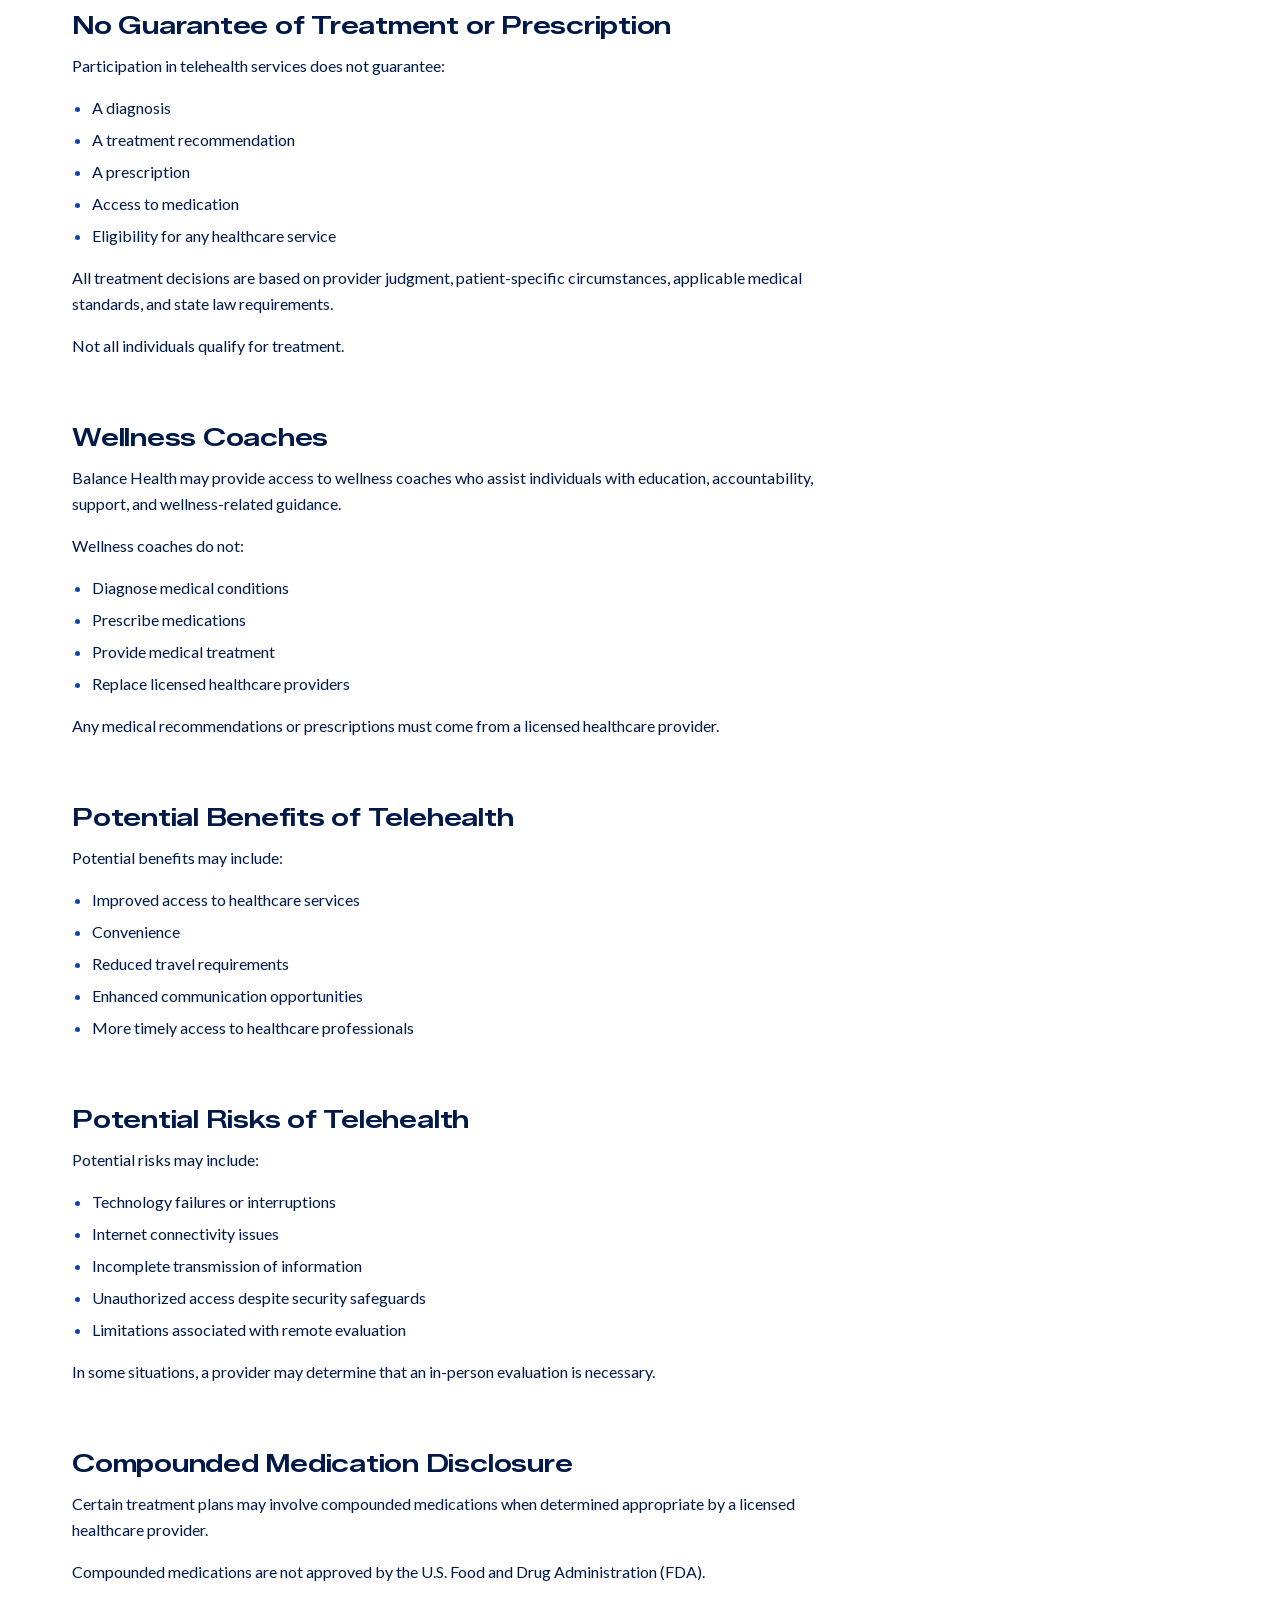
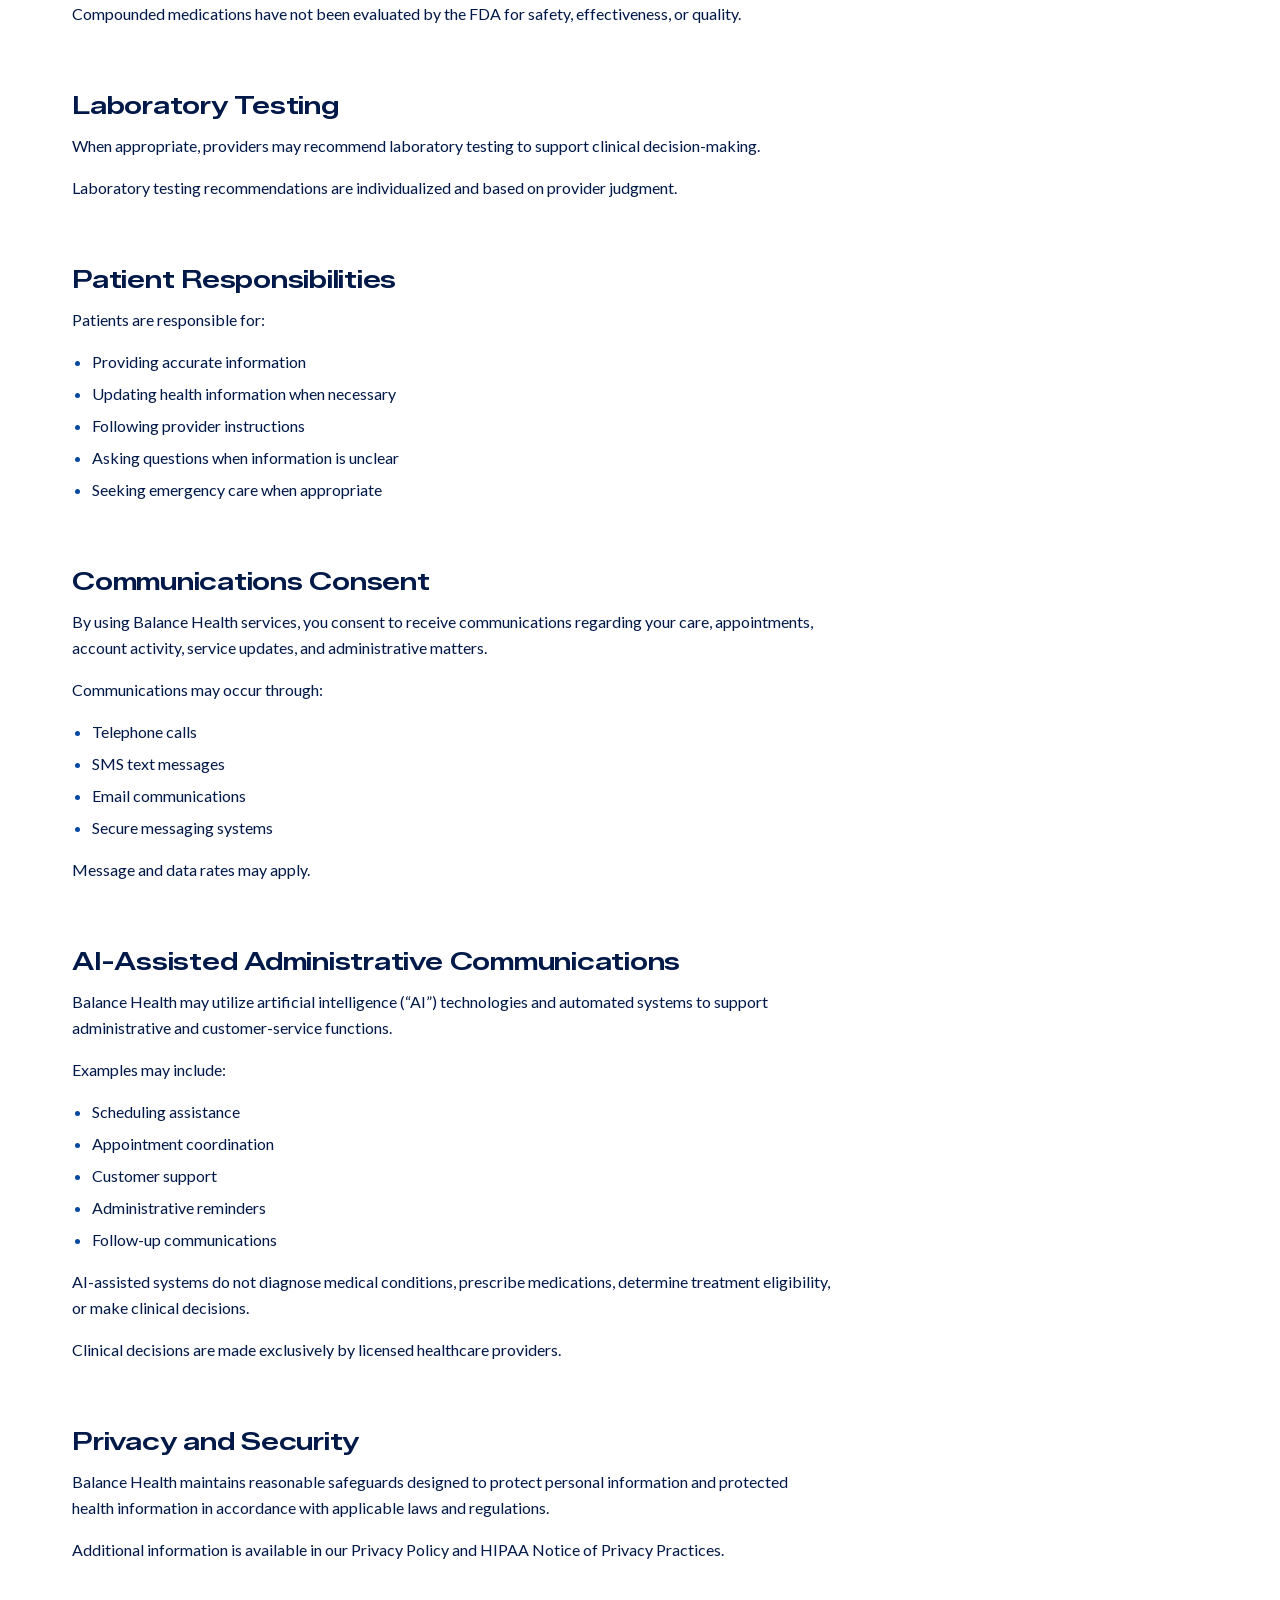
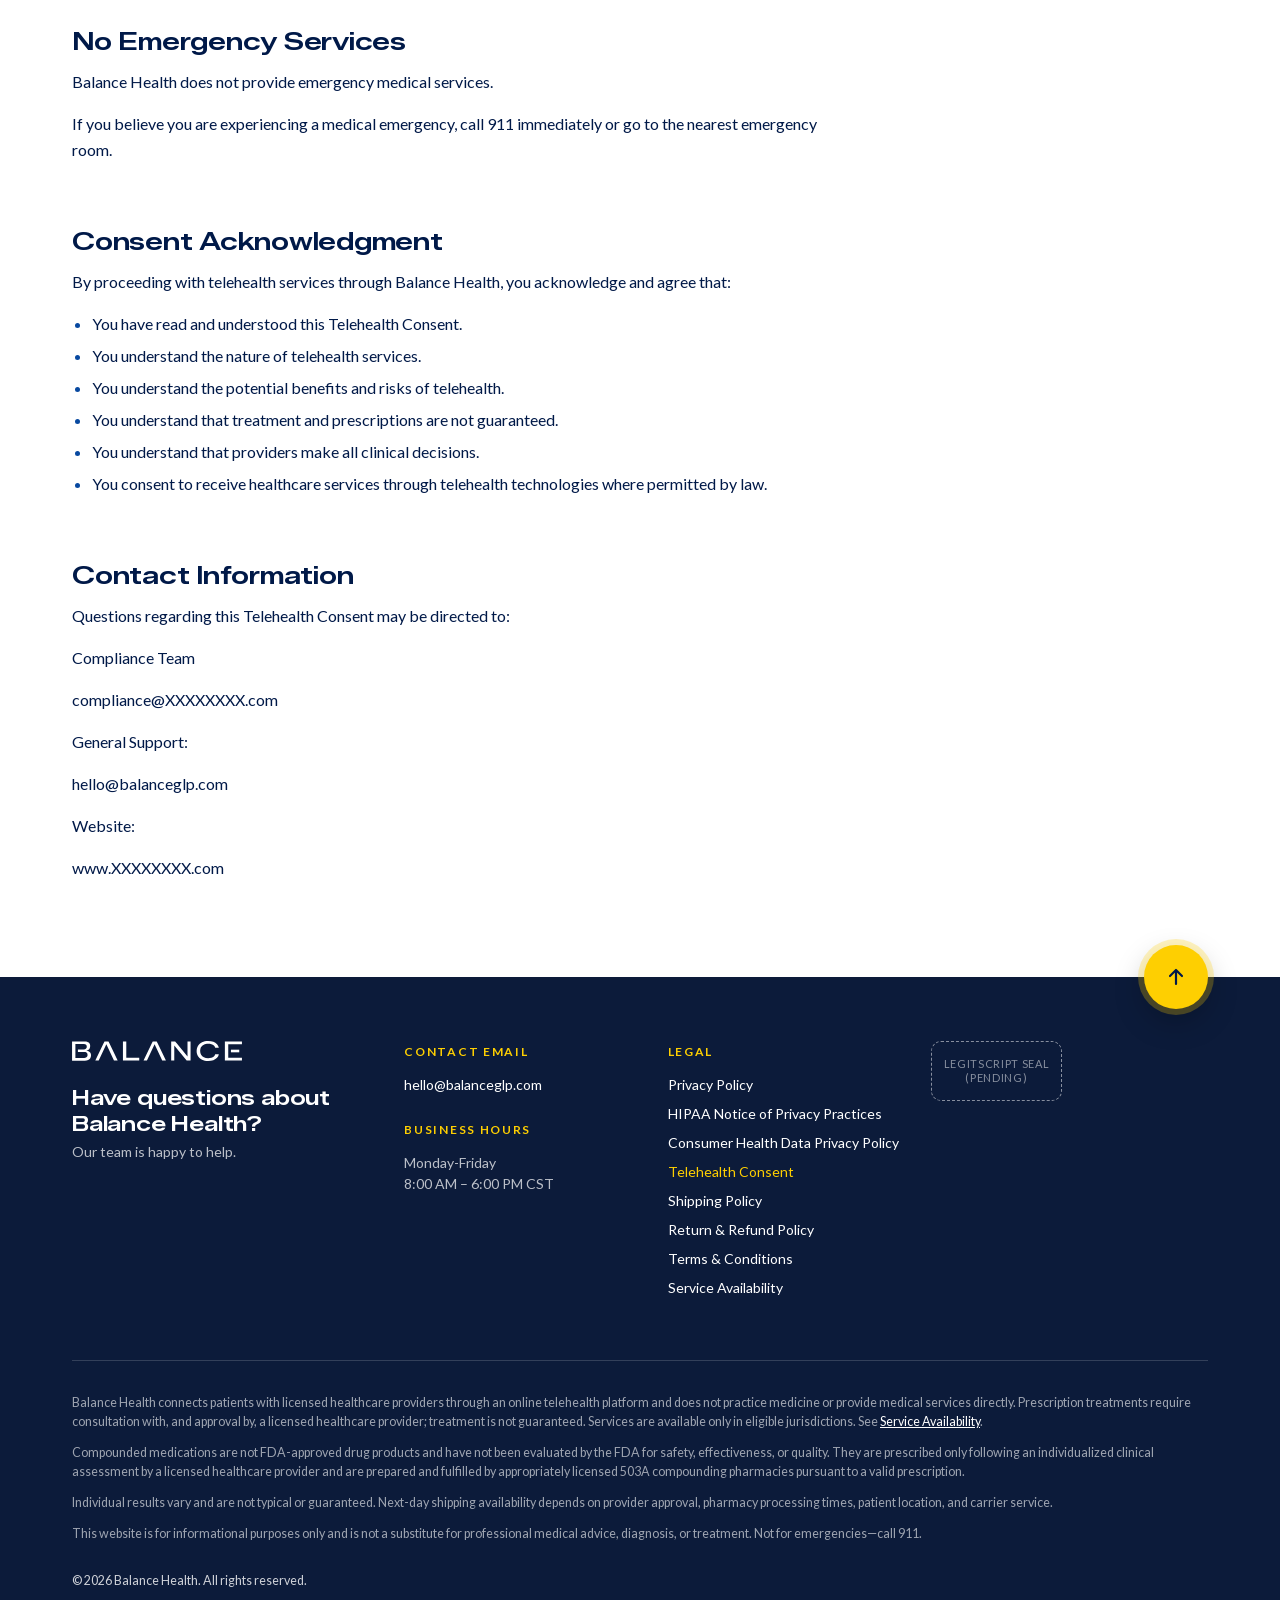
<file: telehealth-consent.html>
<!doctype html>
<!--
  Balance Health — Telehealth Consent. GENERATED by uploads/legal-ref/build.py (local, untracked):
  edit the generator, not this file.
  Copy: verbatim from the live chimehealth.com/telehealth-consent/ page, "Chime Health" → "Balance Health".
  FLAGS: legal entity "Balance Health Group LLC", the privacy@ / compliance@ emails and the XXXXXXXX.com domain are
  stand-ins until the client confirms them; the policy text itself needs the client's legal sign-off
  for the new brand.
-->
<html lang="en">
<head>
  <meta charset="utf-8">
  <meta name="viewport" content="width=device-width, initial-scale=1">
  <meta name="robots" content="noindex, nofollow">
  <title>Telehealth Consent | Balance Health</title>
  <meta name="theme-color" content="#001948">
  <link rel="icon" href="favicon.svg?v=1000" type="image/svg+xml">
  <link rel="preload" href="assets/fonts/zalando-sans-expanded-latin.woff2" as="font" type="font/woff2" crossorigin>
  <link rel="preload" href="assets/fonts/lato-400-latin.woff2" as="font" type="font/woff2" crossorigin>
  <link rel="stylesheet" href="tokens/colors.css?v=1000">
  <link rel="stylesheet" href="tokens/type.css?v=1000">
  <link rel="stylesheet" href="css/fonts.css?v=1000">
  <link rel="stylesheet" href="css/site.css?v=1013">
  <link rel="stylesheet" href="css/legal.css?v=1012">
</head>
<body>
  <a class="skip-link" href="#main">Skip to content</a>

  <div class="topbar">Wellness Coaching • Provider Oversight • Fast Fulfillment</div>

  <header class="site-header" id="top">
    <div class="container site-header__inner">
      <a class="site-header__logo" href="index.html" aria-label="Balance Health home">
        <img src="assets/brand/balance-wordmark-navy.svg?v=1000" alt="Balance Health" width="170" height="20">
      </a>
      <nav class="site-nav" aria-label="Primary">
        <a href="index.html#services">Services</a>
        <a href="index.html#how">How It Works</a>
        <a href="index.html#faq">FAQ</a>
      </nav>
      <a class="btn btn--primary btn--sm" href="index.html#joinForm">Contact Us</a>
    </div>
  </header>

  <main id="main">
    <section class="legal-hero on-navy">
      <div class="container">
        <h1>Telehealth Consent</h1>
        <p class="legal-hero__dates">Effective Date: June 14, 2026</p>
      </div>
    </section>

    <div class="container">
      <article class="legal-body">
        <p>This Telehealth Consent explains the nature of telehealth services offered through Balance Health and describes your rights, responsibilities, and informed consent regarding telehealth care.</p>
        <p>By accessing telehealth services through Balance Health, you acknowledge that you have read, understood, and agreed to this Telehealth Consent.</p>
        <h2>What Is Telehealth?</h2>
        <p>Telehealth is the delivery of healthcare services using electronic communications and information technologies when a patient and healthcare provider are not located in the same physical location.</p>
        <p>Telehealth services may include:</p>
        <ul>
          <li>Video consultations</li>
          <li>Telephone consultations</li>
          <li>Electronic communications</li>
          <li>Secure messaging</li>
          <li>Remote review of health information</li>
          <li>Online health assessments</li>
        </ul>
        <h2>Purpose of Telehealth Services</h2>
        <p>Balance Health may facilitate access to licensed healthcare providers who evaluate patients remotely and determine whether healthcare services, treatments, or prescriptions are medically appropriate.</p>
        <p>Telehealth services are intended to improve access to care and provide a convenient method for communicating with healthcare professionals.</p>
        <h2>Provider Evaluation</h2>
        <p>Healthcare decisions are made solely by licensed healthcare providers.</p>
        <p>Providers may review:</p>
        <ul>
          <li>Health questionnaires</li>
          <li>Medical history</li>
          <li>Current medications</li>
          <li>Laboratory results</li>
          <li>Information submitted through Balance Health</li>
        </ul>
        <p>Additional information may be requested before a provider makes a clinical determination.</p>
        <h2>No Guarantee of Treatment or Prescription</h2>
        <p>Participation in telehealth services does not guarantee:</p>
        <ul>
          <li>A diagnosis</li>
          <li>A treatment recommendation</li>
          <li>A prescription</li>
          <li>Access to medication</li>
          <li>Eligibility for any healthcare service</li>
        </ul>
        <p>All treatment decisions are based on provider judgment, patient-specific circumstances, applicable medical standards, and state law requirements.</p>
        <p>Not all individuals qualify for treatment.</p>
        <h2>Wellness Coaches</h2>
        <p>Balance Health may provide access to wellness coaches who assist individuals with education, accountability, support, and wellness-related guidance.</p>
        <p>Wellness coaches do not:</p>
        <ul>
          <li>Diagnose medical conditions</li>
          <li>Prescribe medications</li>
          <li>Provide medical treatment</li>
          <li>Replace licensed healthcare providers</li>
        </ul>
        <p>Any medical recommendations or prescriptions must come from a licensed healthcare provider.</p>
        <h2>Potential Benefits of Telehealth</h2>
        <p>Potential benefits may include:</p>
        <ul>
          <li>Improved access to healthcare services</li>
          <li>Convenience</li>
          <li>Reduced travel requirements</li>
          <li>Enhanced communication opportunities</li>
          <li>More timely access to healthcare professionals</li>
        </ul>
        <h2>Potential Risks of Telehealth</h2>
        <p>Potential risks may include:</p>
        <ul>
          <li>Technology failures or interruptions</li>
          <li>Internet connectivity issues</li>
          <li>Incomplete transmission of information</li>
          <li>Unauthorized access despite security safeguards</li>
          <li>Limitations associated with remote evaluation</li>
        </ul>
        <p>In some situations, a provider may determine that an in-person evaluation is necessary.</p>
        <h2>Compounded Medication Disclosure</h2>
        <p>Certain treatment plans may involve compounded medications when determined appropriate by a licensed healthcare provider.</p>
        <p>Compounded medications are not approved by the U.S. Food and Drug Administration (FDA).</p>
        <p>Compounded medications have not been evaluated by the FDA for safety, effectiveness, or quality.</p>
        <h2>Laboratory Testing</h2>
        <p>When appropriate, providers may recommend laboratory testing to support clinical decision-making.</p>
        <p>Laboratory testing recommendations are individualized and based on provider judgment.</p>
        <h2>Patient Responsibilities</h2>
        <p>Patients are responsible for:</p>
        <ul>
          <li>Providing accurate information</li>
          <li>Updating health information when necessary</li>
          <li>Following provider instructions</li>
          <li>Asking questions when information is unclear</li>
          <li>Seeking emergency care when appropriate</li>
        </ul>
        <h2>Communications Consent</h2>
        <p>By using Balance Health services, you consent to receive communications regarding your care, appointments, account activity, service updates, and administrative matters.</p>
        <p>Communications may occur through:</p>
        <ul>
          <li>Telephone calls</li>
          <li>SMS text messages</li>
          <li>Email communications</li>
          <li>Secure messaging systems</li>
        </ul>
        <p>Message and data rates may apply.</p>
        <h2>AI-Assisted Administrative Communications</h2>
        <p>Balance Health may utilize artificial intelligence (“AI”) technologies and automated systems to support administrative and customer-service functions.</p>
        <p>Examples may include:</p>
        <ul>
          <li>Scheduling assistance</li>
          <li>Appointment coordination</li>
          <li>Customer support</li>
          <li>Administrative reminders</li>
          <li>Follow-up communications</li>
        </ul>
        <p>AI-assisted systems do not diagnose medical conditions, prescribe medications, determine treatment eligibility, or make clinical decisions.</p>
        <p>Clinical decisions are made exclusively by licensed healthcare providers.</p>
        <h2>Privacy and Security</h2>
        <p>Balance Health maintains reasonable safeguards designed to protect personal information and protected health information in accordance with applicable laws and regulations.</p>
        <p>Additional information is available in our Privacy Policy and HIPAA Notice of Privacy Practices.</p>
        <h2>No Emergency Services</h2>
        <p>Balance Health does not provide emergency medical services.</p>
        <p>If you believe you are experiencing a medical emergency, call 911 immediately or go to the nearest emergency room.</p>
        <h2>Consent Acknowledgment</h2>
        <p>By proceeding with telehealth services through Balance Health, you acknowledge and agree that:</p>
        <ul>
          <li>You have read and understood this Telehealth Consent.</li>
          <li>You understand the nature of telehealth services.</li>
          <li>You understand the potential benefits and risks of telehealth.</li>
          <li>You understand that treatment and prescriptions are not guaranteed.</li>
          <li>You understand that providers make all clinical decisions.</li>
          <li>You consent to receive healthcare services through telehealth technologies where permitted by law.</li>
        </ul>
        <h2>Contact Information</h2>
        <p>Questions regarding this Telehealth Consent may be directed to:</p>
        <p>Compliance Team</p>
        <p>compliance@XXXXXXXX.com</p>
        <p>General Support:</p>
        <p>hello@balanceglp.com</p>
        <p>Website:</p>
        <p>www.XXXXXXXX.com</p>
      </article>
    </div>
  </main>

  <footer class="site-footer">
    <a class="to-top" href="#top" aria-label="Back to top"><svg aria-hidden="true" viewBox="0 0 24 24" fill="none" stroke="currentColor" stroke-width="2.2" stroke-linecap="round" stroke-linejoin="round"><path d="M5 12h14M13 6l6 6-6 6"/></svg></a>
    <div class="container">
      <div class="footer-top">
        <div class="footer-brand">
          <img src="assets/brand/balance-wordmark-white.svg?v=1000" alt="Balance Health" width="170" height="20" loading="lazy">
          <h2>Have questions about Balance Health?</h2>
          <p>Our team is happy to help.</p>
        </div>
        <div class="footer-col">
          <h3>Contact Email</h3>
          <p><a href="mailto:hello@balanceglp.com">hello@balanceglp.com</a></p>
          <h3 class="footer-col__next">Business Hours</h3>
          <p>Monday-Friday<br>8:00 AM – 6:00 PM CST</p>
        </div>
        <div class="footer-col">
          <h3>Legal</h3>
          <ul>
            <li><a href="privacy-policy.html">Privacy Policy</a></li>
            <li><a href="hipaa-notice.html">HIPAA Notice of Privacy Practices</a></li>
            <li><a href="consumer-health-data-privacy-policy.html">Consumer Health Data Privacy Policy</a></li>
            <li><a href="telehealth-consent.html" aria-current="page">Telehealth Consent</a></li>
            <li><a href="shipping-policy.html">Shipping Policy</a></li>
            <li><a href="return-refund-policy.html">Return &amp; Refund Policy</a></li>
            <li><a href="terms-conditions.html">Terms &amp; Conditions</a></li>
            <li><a href="index.html#jurisdictions">Service Availability</a></li>
          </ul>
        </div>
        <div class="footer-col">
          <span class="seal-placeholder">LegitScript seal<br>(pending)</span>
        </div>
      </div>
      <div class="footer-legal">
        <p>Balance Health connects patients with licensed healthcare providers through an online telehealth platform and does not practice medicine or provide medical services directly. Prescription treatments require consultation with, and approval by, a licensed healthcare provider; treatment is not guaranteed. Services are available only in eligible jurisdictions. See <a href="index.html#jurisdictions">Service Availability</a>.</p>
        <p>Compounded medications are not FDA-approved drug products and have not been evaluated by the FDA for safety, effectiveness, or quality. They are prescribed only following an individualized clinical assessment by a licensed healthcare provider and are prepared and fulfilled by appropriately licensed 503A compounding pharmacies pursuant to a valid prescription.</p>
        <p>Individual results vary and are not typical or guaranteed. Next-day shipping availability depends on provider approval, pharmacy processing times, patient location, and carrier service.</p>
        <p>This website is for informational purposes only and is not a substitute for professional medical advice, diagnosis, or treatment. Not for emergencies—call 911.</p>
        <p class="footer-copy">© 2026 Balance Health. All rights reserved.</p>
      </div>
    </div>
  </footer>
</body>
</html>
</file>
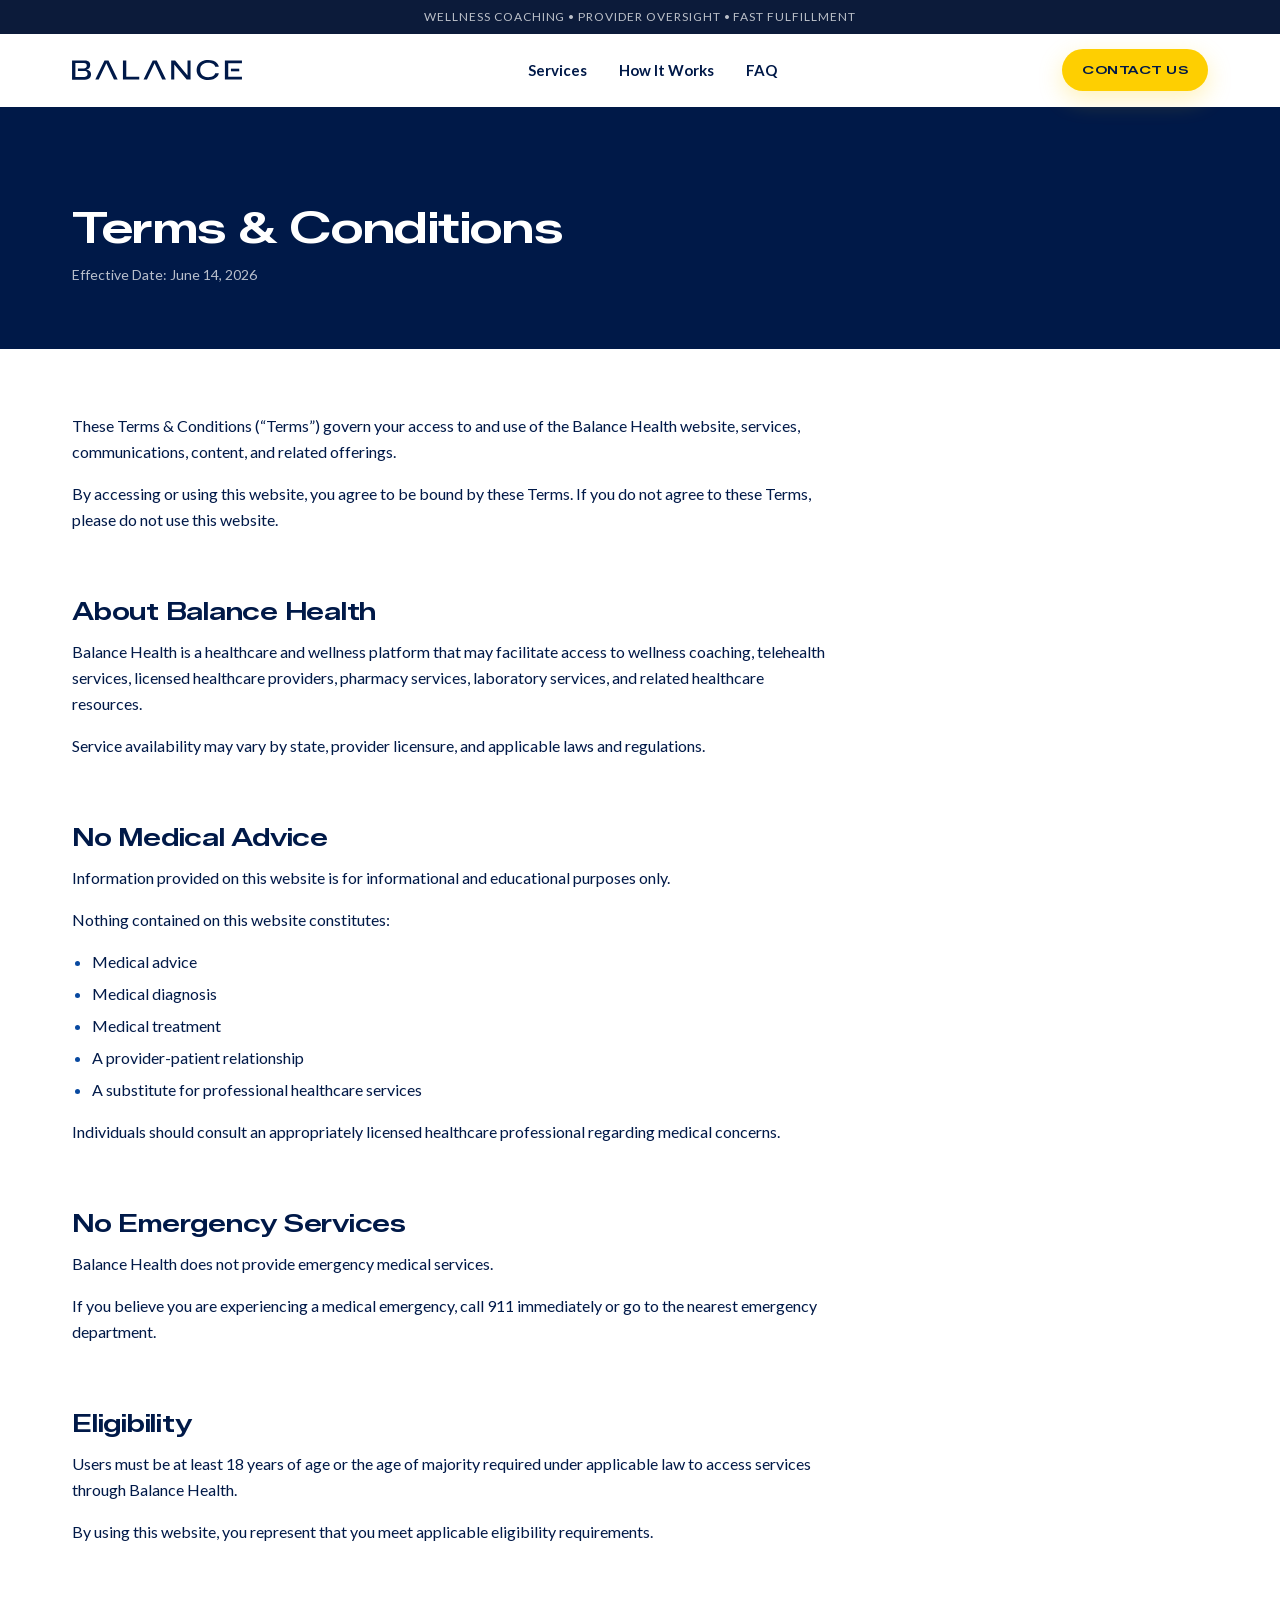
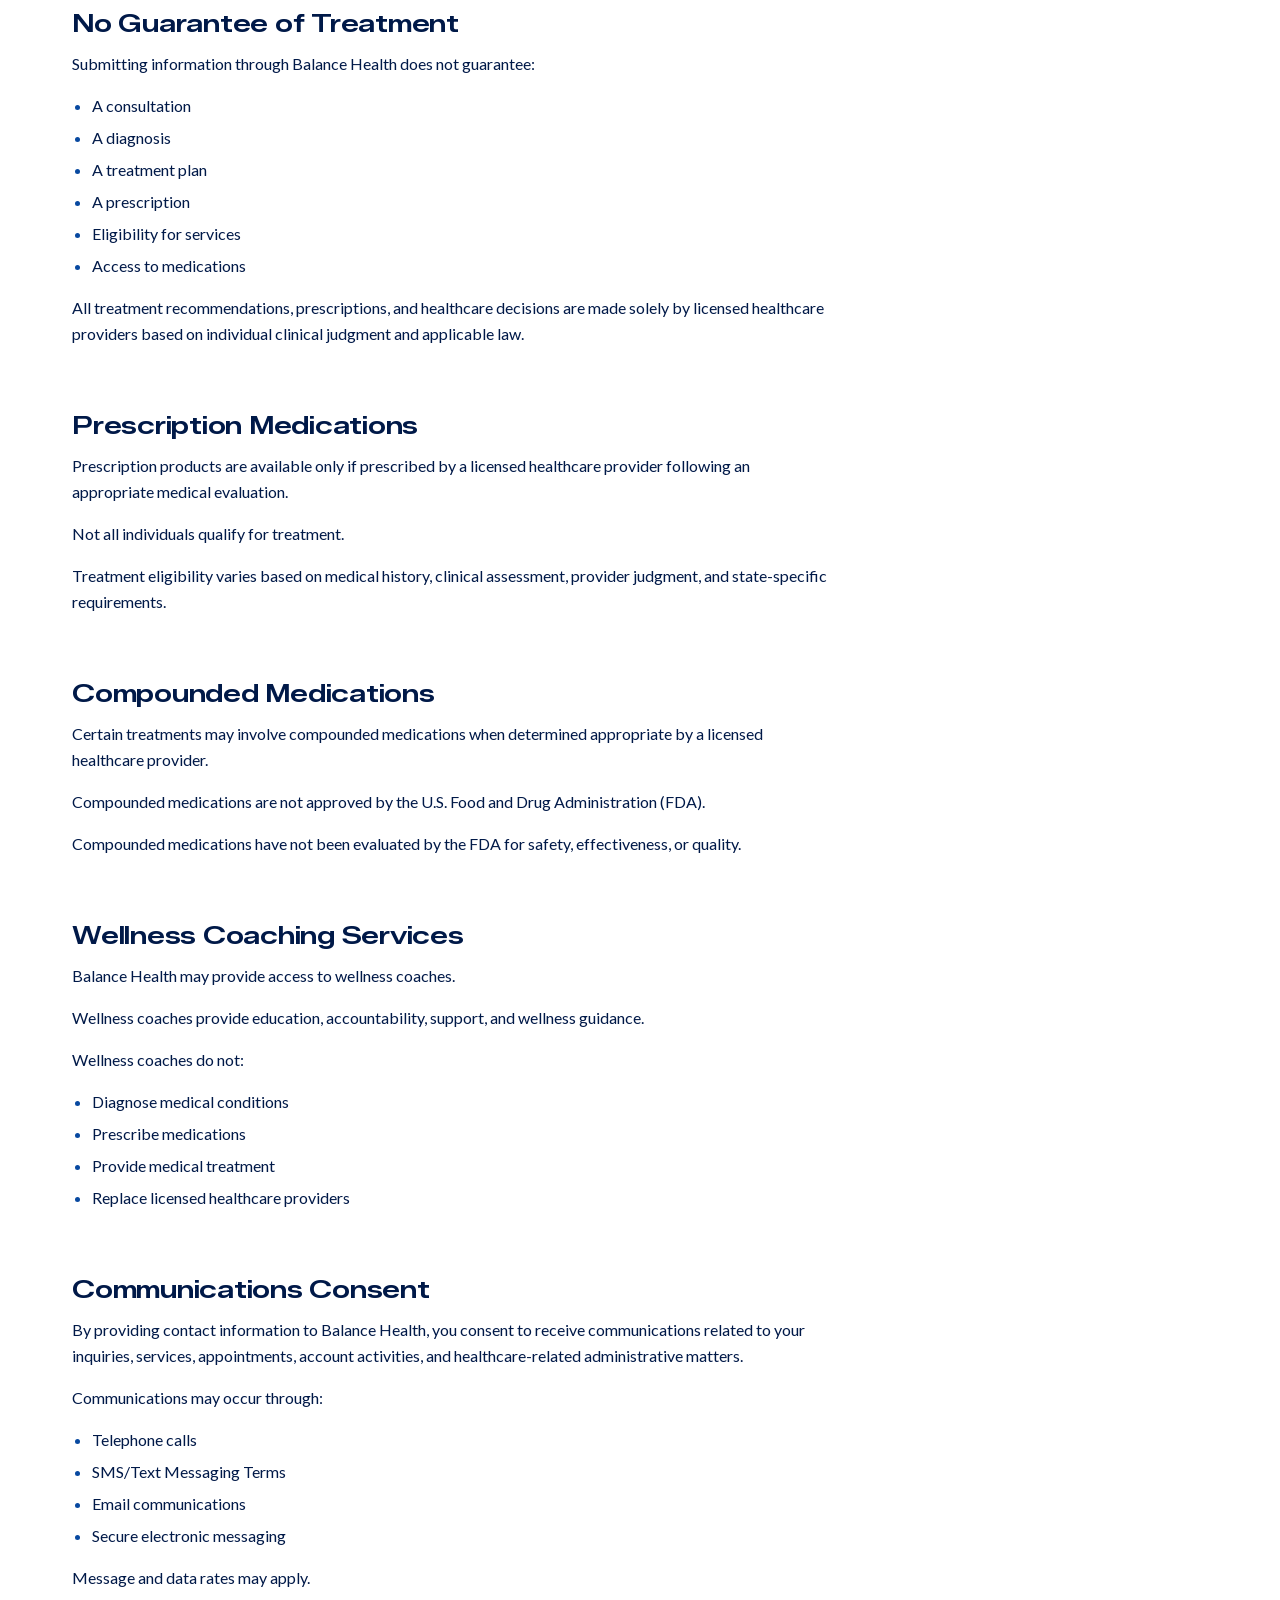
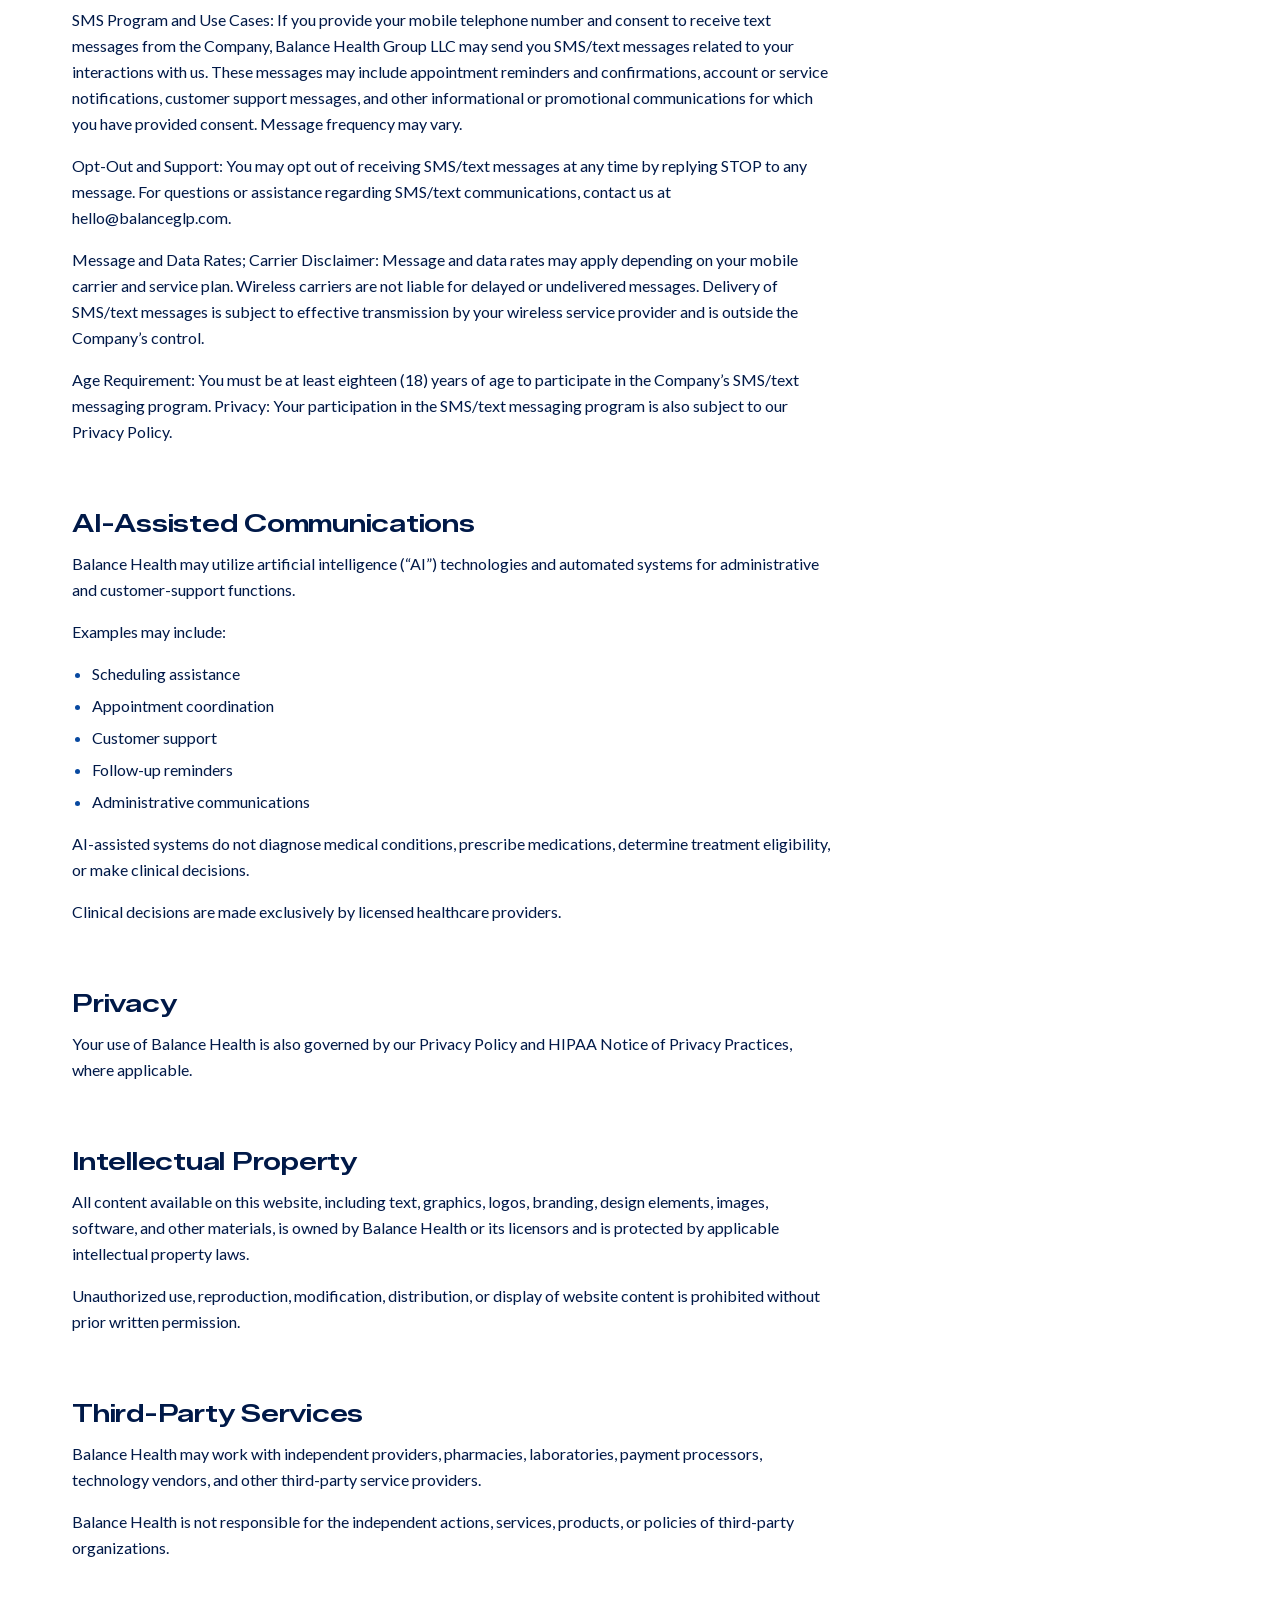
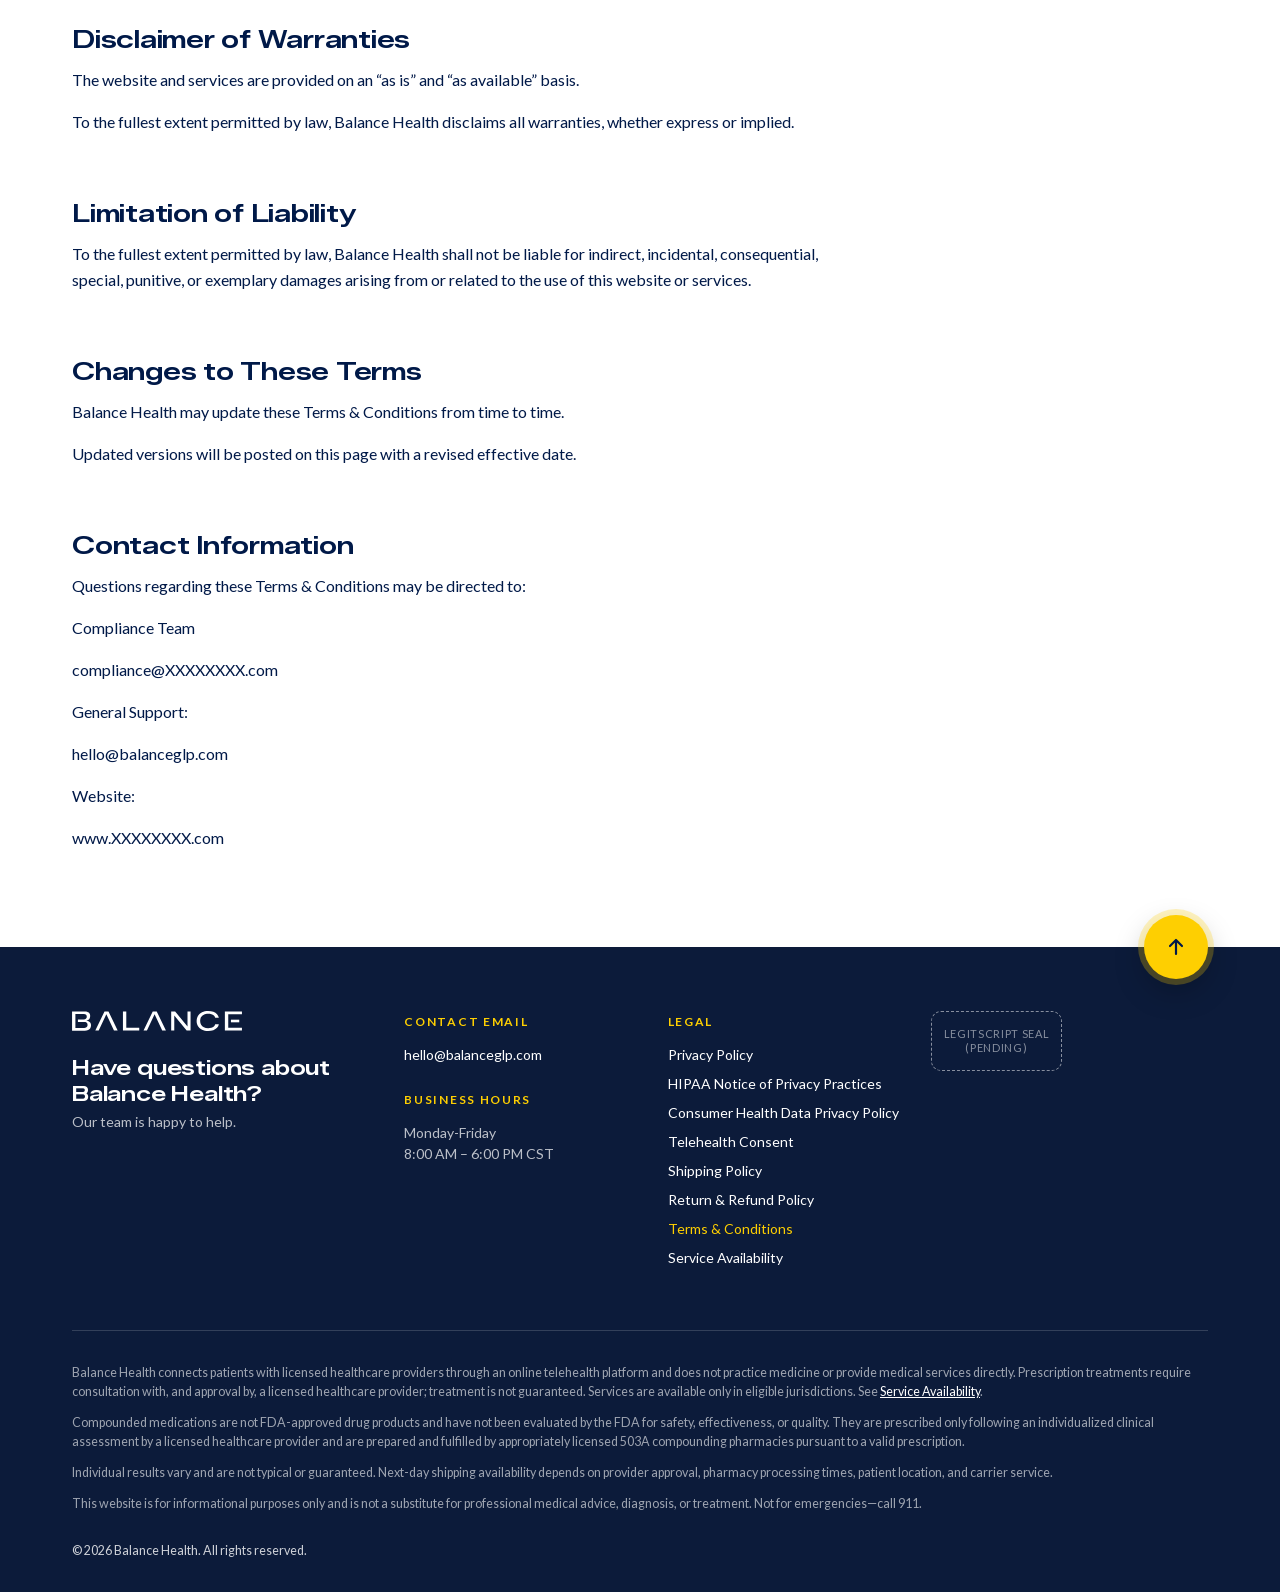
<file: terms-conditions.html>
<!doctype html>
<!--
  Balance Health — Terms & Conditions. GENERATED by uploads/legal-ref/build.py (local, untracked):
  edit the generator, not this file.
  Copy: verbatim from the live chimehealth.com/terms-conditions/ page, "Chime Health" → "Balance Health".
  FLAGS: legal entity "Balance Health Group LLC", the privacy@ / compliance@ emails and the XXXXXXXX.com domain are
  stand-ins until the client confirms them; the policy text itself needs the client's legal sign-off
  for the new brand.
-->
<html lang="en">
<head>
  <meta charset="utf-8">
  <meta name="viewport" content="width=device-width, initial-scale=1">
  <meta name="robots" content="noindex, nofollow">
  <title>Terms & Conditions | Balance Health</title>
  <meta name="theme-color" content="#001948">
  <link rel="icon" href="favicon.svg?v=1000" type="image/svg+xml">
  <link rel="preload" href="assets/fonts/zalando-sans-expanded-latin.woff2" as="font" type="font/woff2" crossorigin>
  <link rel="preload" href="assets/fonts/lato-400-latin.woff2" as="font" type="font/woff2" crossorigin>
  <link rel="stylesheet" href="tokens/colors.css?v=1000">
  <link rel="stylesheet" href="tokens/type.css?v=1000">
  <link rel="stylesheet" href="css/fonts.css?v=1000">
  <link rel="stylesheet" href="css/site.css?v=1013">
  <link rel="stylesheet" href="css/legal.css?v=1012">
</head>
<body>
  <a class="skip-link" href="#main">Skip to content</a>

  <div class="topbar">Wellness Coaching • Provider Oversight • Fast Fulfillment</div>

  <header class="site-header" id="top">
    <div class="container site-header__inner">
      <a class="site-header__logo" href="index.html" aria-label="Balance Health home">
        <img src="assets/brand/balance-wordmark-navy.svg?v=1000" alt="Balance Health" width="170" height="20">
      </a>
      <nav class="site-nav" aria-label="Primary">
        <a href="index.html#services">Services</a>
        <a href="index.html#how">How It Works</a>
        <a href="index.html#faq">FAQ</a>
      </nav>
      <a class="btn btn--primary btn--sm" href="index.html#joinForm">Contact Us</a>
    </div>
  </header>

  <main id="main">
    <section class="legal-hero on-navy">
      <div class="container">
        <h1>Terms &amp; Conditions</h1>
        <p class="legal-hero__dates">Effective Date: June 14, 2026</p>
      </div>
    </section>

    <div class="container">
      <article class="legal-body">
        <p>These Terms &amp; Conditions (“Terms”) govern your access to and use of the Balance Health website, services, communications, content, and related offerings.</p>
        <p>By accessing or using this website, you agree to be bound by these Terms. If you do not agree to these Terms, please do not use this website.</p>
        <h2>About Balance Health</h2>
        <p>Balance Health is a healthcare and wellness platform that may facilitate access to wellness coaching, telehealth services, licensed healthcare providers, pharmacy services, laboratory services, and related healthcare resources.</p>
        <p>Service availability may vary by state, provider licensure, and applicable laws and regulations.</p>
        <h2>No Medical Advice</h2>
        <p>Information provided on this website is for informational and educational purposes only.</p>
        <p>Nothing contained on this website constitutes:</p>
        <ul>
          <li>Medical advice</li>
          <li>Medical diagnosis</li>
          <li>Medical treatment</li>
          <li>A provider-patient relationship</li>
          <li>A substitute for professional healthcare services</li>
        </ul>
        <p>Individuals should consult an appropriately licensed healthcare professional regarding medical concerns.</p>
        <h2>No Emergency Services</h2>
        <p>Balance Health does not provide emergency medical services.</p>
        <p>If you believe you are experiencing a medical emergency, call 911 immediately or go to the nearest emergency department.</p>
        <h2>Eligibility</h2>
        <p>Users must be at least 18 years of age or the age of majority required under applicable law to access services through Balance Health.</p>
        <p>By using this website, you represent that you meet applicable eligibility requirements.</p>
        <h2>No Guarantee of Treatment</h2>
        <p>Submitting information through Balance Health does not guarantee:</p>
        <ul>
          <li>A consultation</li>
          <li>A diagnosis</li>
          <li>A treatment plan</li>
          <li>A prescription</li>
          <li>Eligibility for services</li>
          <li>Access to medications</li>
        </ul>
        <p>All treatment recommendations, prescriptions, and healthcare decisions are made solely by licensed healthcare providers based on individual clinical judgment and applicable law.</p>
        <h2>Prescription Medications</h2>
        <p>Prescription products are available only if prescribed by a licensed healthcare provider following an appropriate medical evaluation.</p>
        <p>Not all individuals qualify for treatment.</p>
        <p>Treatment eligibility varies based on medical history, clinical assessment, provider judgment, and state-specific requirements.</p>
        <h2>Compounded Medications</h2>
        <p>Certain treatments may involve compounded medications when determined appropriate by a licensed healthcare provider.</p>
        <p>Compounded medications are not approved by the U.S. Food and Drug Administration (FDA).</p>
        <p>Compounded medications have not been evaluated by the FDA for safety, effectiveness, or quality.</p>
        <h2>Wellness Coaching Services</h2>
        <p>Balance Health may provide access to wellness coaches.</p>
        <p>Wellness coaches provide education, accountability, support, and wellness guidance.</p>
        <p>Wellness coaches do not:</p>
        <ul>
          <li>Diagnose medical conditions</li>
          <li>Prescribe medications</li>
          <li>Provide medical treatment</li>
          <li>Replace licensed healthcare providers</li>
        </ul>
        <h2>Communications Consent</h2>
        <p>By providing contact information to Balance Health, you consent to receive communications related to your inquiries, services, appointments, account activities, and healthcare-related administrative matters.</p>
        <p>Communications may occur through:</p>
        <ul>
          <li>Telephone calls</li>
          <li>SMS/Text Messaging Terms</li>
          <li>Email communications</li>
          <li>Secure electronic messaging</li>
        </ul>
        <p>Message and data rates may apply.</p>
        <p>SMS Program and Use Cases: If you provide your mobile telephone number and consent to receive text messages from the Company, Balance Health Group LLC may send you SMS/text messages related to your interactions with us. These messages may include appointment reminders and confirmations, account or service notifications, customer support messages, and other informational or promotional communications for which you have provided consent. Message frequency may vary.</p>
        <p>Opt-Out and Support: You may opt out of receiving SMS/text messages at any time by replying STOP to any message. For questions or assistance regarding SMS/text communications, contact us at hello@balanceglp.com.</p>
        <p>Message and Data Rates; Carrier Disclaimer: Message and data rates may apply depending on your mobile carrier and service plan. Wireless carriers are not liable for delayed or undelivered messages. Delivery of SMS/text messages is subject to effective transmission by your wireless service provider and is outside the Company’s control.</p>
        <p>Age Requirement: You must be at least eighteen (18) years of age to participate in the Company’s SMS/text messaging program. Privacy: Your participation in the SMS/text messaging program is also subject to our Privacy Policy.</p>
        <h2>AI-Assisted Communications</h2>
        <p>Balance Health may utilize artificial intelligence (“AI”) technologies and automated systems for administrative and customer-support functions.</p>
        <p>Examples may include:</p>
        <ul>
          <li>Scheduling assistance</li>
          <li>Appointment coordination</li>
          <li>Customer support</li>
          <li>Follow-up reminders</li>
          <li>Administrative communications</li>
        </ul>
        <p>AI-assisted systems do not diagnose medical conditions, prescribe medications, determine treatment eligibility, or make clinical decisions.</p>
        <p>Clinical decisions are made exclusively by licensed healthcare providers.</p>
        <h2>Privacy</h2>
        <p>Your use of Balance Health is also governed by our Privacy Policy and HIPAA Notice of Privacy Practices, where applicable.</p>
        <h2>Intellectual Property</h2>
        <p>All content available on this website, including text, graphics, logos, branding, design elements, images, software, and other materials, is owned by Balance Health or its licensors and is protected by applicable intellectual property laws.</p>
        <p>Unauthorized use, reproduction, modification, distribution, or display of website content is prohibited without prior written permission.</p>
        <h2>Third-Party Services</h2>
        <p>Balance Health may work with independent providers, pharmacies, laboratories, payment processors, technology vendors, and other third-party service providers.</p>
        <p>Balance Health is not responsible for the independent actions, services, products, or policies of third-party organizations.</p>
        <h2>Disclaimer of Warranties</h2>
        <p>The website and services are provided on an “as is” and “as available” basis.</p>
        <p>To the fullest extent permitted by law, Balance Health disclaims all warranties, whether express or implied.</p>
        <h2>Limitation of Liability</h2>
        <p>To the fullest extent permitted by law, Balance Health shall not be liable for indirect, incidental, consequential, special, punitive, or exemplary damages arising from or related to the use of this website or services.</p>
        <h2>Changes to These Terms</h2>
        <p>Balance Health may update these Terms &amp; Conditions from time to time.</p>
        <p>Updated versions will be posted on this page with a revised effective date.</p>
        <h2>Contact Information</h2>
        <p>Questions regarding these Terms &amp; Conditions may be directed to:</p>
        <p>Compliance Team</p>
        <p>compliance@XXXXXXXX.com</p>
        <p>General Support:</p>
        <p>hello@balanceglp.com</p>
        <p>Website:</p>
        <p>www.XXXXXXXX.com</p>
      </article>
    </div>
  </main>

  <footer class="site-footer">
    <a class="to-top" href="#top" aria-label="Back to top"><svg aria-hidden="true" viewBox="0 0 24 24" fill="none" stroke="currentColor" stroke-width="2.2" stroke-linecap="round" stroke-linejoin="round"><path d="M5 12h14M13 6l6 6-6 6"/></svg></a>
    <div class="container">
      <div class="footer-top">
        <div class="footer-brand">
          <img src="assets/brand/balance-wordmark-white.svg?v=1000" alt="Balance Health" width="170" height="20" loading="lazy">
          <h2>Have questions about Balance Health?</h2>
          <p>Our team is happy to help.</p>
        </div>
        <div class="footer-col">
          <h3>Contact Email</h3>
          <p><a href="mailto:hello@balanceglp.com">hello@balanceglp.com</a></p>
          <h3 class="footer-col__next">Business Hours</h3>
          <p>Monday-Friday<br>8:00 AM – 6:00 PM CST</p>
        </div>
        <div class="footer-col">
          <h3>Legal</h3>
          <ul>
            <li><a href="privacy-policy.html">Privacy Policy</a></li>
            <li><a href="hipaa-notice.html">HIPAA Notice of Privacy Practices</a></li>
            <li><a href="consumer-health-data-privacy-policy.html">Consumer Health Data Privacy Policy</a></li>
            <li><a href="telehealth-consent.html">Telehealth Consent</a></li>
            <li><a href="shipping-policy.html">Shipping Policy</a></li>
            <li><a href="return-refund-policy.html">Return &amp; Refund Policy</a></li>
            <li><a href="terms-conditions.html" aria-current="page">Terms &amp; Conditions</a></li>
            <li><a href="index.html#jurisdictions">Service Availability</a></li>
          </ul>
        </div>
        <div class="footer-col">
          <span class="seal-placeholder">LegitScript seal<br>(pending)</span>
        </div>
      </div>
      <div class="footer-legal">
        <p>Balance Health connects patients with licensed healthcare providers through an online telehealth platform and does not practice medicine or provide medical services directly. Prescription treatments require consultation with, and approval by, a licensed healthcare provider; treatment is not guaranteed. Services are available only in eligible jurisdictions. See <a href="index.html#jurisdictions">Service Availability</a>.</p>
        <p>Compounded medications are not FDA-approved drug products and have not been evaluated by the FDA for safety, effectiveness, or quality. They are prescribed only following an individualized clinical assessment by a licensed healthcare provider and are prepared and fulfilled by appropriately licensed 503A compounding pharmacies pursuant to a valid prescription.</p>
        <p>Individual results vary and are not typical or guaranteed. Next-day shipping availability depends on provider approval, pharmacy processing times, patient location, and carrier service.</p>
        <p>This website is for informational purposes only and is not a substitute for professional medical advice, diagnosis, or treatment. Not for emergencies—call 911.</p>
        <p class="footer-copy">© 2026 Balance Health. All rights reserved.</p>
      </div>
    </div>
  </footer>
</body>
</html>
</file>
<file: tokens/colors.css>
/* Balance Health — color tokens (Brand Book 2026, §06 Color system).
   Components use these variables only; never hard-code hex in page CSS. */
:root {
  /* Brand palette */
  --bh-signature-navy: #001948;
  --bh-midnight: #0C1B3A;
  --bh-royal-blue: #043776;
  --bh-active-blue: #0849A0;
  --bh-optimistic-yellow: #FECF01;
  --bh-cloud: #F3F3F7;
  --bh-slate: #6E7582;
  --bh-white: #FFFFFF;

  /* Semantic roles (recommended balance: 55% light · 25% navy · 12% blue · 5% yellow · 3% slate) */
  --color-bg: var(--bh-white);
  --color-bg-soft: var(--bh-cloud);
  --color-bg-strong: var(--bh-signature-navy);
  --color-bg-deep: var(--bh-midnight);
  --color-text: var(--bh-signature-navy);
  --color-text-muted: var(--bh-slate);
  --color-text-inverse: var(--bh-white);
  --color-text-inverse-muted: rgba(255, 255, 255, 0.72);
  --color-accent: var(--bh-optimistic-yellow);
  --color-link: var(--bh-active-blue);
  --color-border: #E2E3EA;
  --color-border-inverse: rgba(255, 255, 255, 0.16);
  --color-focus: var(--bh-active-blue);

  /* Buttons */
  --btn-primary-bg: var(--bh-optimistic-yellow);
  --btn-primary-text: var(--bh-signature-navy);
  --btn-secondary-bg: var(--bh-signature-navy);
  --btn-secondary-text: var(--bh-white);
}
</file>
<file: tokens/type.css>
/* Balance Health — type tokens (Brand Book 2026, §07 Typography).
   Display face: Zalando Sans Expanded SemiBold. Fallback/body: Lato → Arial → Helvetica. */
:root {
  --font-display: "Zalando Sans Expanded", "Lato", Arial, Helvetica, sans-serif;
  --font-body: "Lato", Arial, Helvetica, sans-serif;
  --weight-display: 600;

  /* Recommended type scale (size / line-height) */
  --text-display: 48px;  --leading-display: 52px;
  --text-h1: 36px;       --leading-h1: 40px;
  --text-h2: 24px;       --leading-h2: 30px;
  --text-body: 16px;     --leading-body: 24px;
  --text-caption: 11px;  --leading-caption: 16px;

  /* Spacing + shape */
  --space-1: 4px;  --space-2: 8px;  --space-3: 12px; --space-4: 16px;
  --space-5: 24px; --space-6: 32px; --space-7: 48px; --space-8: 64px; --space-9: 96px;
  --radius-sm: 10px; --radius-md: 16px; --radius-lg: 24px; --radius-pill: 999px;
  --container: 1200px;
  --gutter: 16px;
}

@media (min-width: 768px) {
  :root { --gutter: 32px; }
}

/* Smaller display sizes on phones keep the expanded face inside 390px */
@media (max-width: 767px) {
  :root {
    --text-display: 32px; --leading-display: 36px;
    --text-h1: 26px;      --leading-h1: 32px;
    --text-h2: 20px;      --leading-h2: 26px;
  }
}
</file>
<file: css/fonts.css>
/* Self-hosted fonts (latin subset, from Google Fonts). */
@font-face {
  font-family: "Zalando Sans Expanded";
  font-style: normal;
  font-weight: 600 700;
  font-display: swap;
  src: url("../assets/fonts/zalando-sans-expanded-latin.woff2") format("woff2");
}
@font-face {
  font-family: "Lato";
  font-style: normal;
  font-weight: 400;
  font-display: swap;
  src: url("../assets/fonts/lato-400-latin.woff2") format("woff2");
}
@font-face {
  font-family: "Lato";
  font-style: normal;
  font-weight: 700;
  font-display: swap;
  src: url("../assets/fonts/lato-700-latin.woff2") format("woff2");
}
</file>
<file: css/site.css>
/* Balance Health — site styles. Tokens live in /tokens; this file uses variables only. */

/* ---------- Base ---------- */
*, *::before, *::after { box-sizing: border-box; }
html { -webkit-text-size-adjust: 100%; scroll-behavior: smooth; scroll-padding-top: 88px; }
body {
  margin: 0;
  font-family: var(--font-body);
  font-size: var(--text-body);
  line-height: var(--leading-body);
  color: var(--color-text);
  background: var(--color-bg);
  -webkit-font-smoothing: antialiased;
  overflow-x: hidden;
}
img, svg { display: block; max-width: 100%; }
a { color: var(--color-link); }
h1, h2, h3, h4 { margin: 0; font-family: var(--font-display); font-weight: var(--weight-display); letter-spacing: -0.01em; }
p { margin: 0; }
:focus-visible { outline: 3px solid var(--color-focus); outline-offset: 3px; border-radius: 4px; }
.skip-link { position: absolute; left: -9999px; top: 8px; z-index: 100; background: var(--bh-white); color: var(--color-text); padding: 8px 14px; border-radius: var(--radius-sm); }
.skip-link:focus { left: 8px; }
.visually-hidden { position: absolute !important; width: 1px; height: 1px; overflow: hidden; clip: rect(0 0 0 0); white-space: nowrap; }

.container { width: 100%; max-width: var(--container); margin: 0 auto; padding: 0 var(--gutter); }

/* Label: always sits BELOW its heading (house rule: no text above a title) */
.label {
  display: inline-block;
  margin-top: var(--space-3);
  font-family: var(--font-body);
  font-size: 12px;
  line-height: var(--leading-caption);
  font-weight: 700;
  letter-spacing: 0.16em;
  text-transform: uppercase;
  color: var(--color-text-muted);
}
.on-navy .label { color: var(--color-accent); }
.on-navy .form-card .label { color: var(--color-text-muted); }

/* ---------- Buttons ---------- */
.btn {
  display: inline-flex; align-items: center; justify-content: center; gap: 10px;
  min-height: 52px; padding: 0 28px;
  border: 0; border-radius: var(--radius-pill);
  font-family: var(--font-display); font-weight: var(--weight-display); font-size: 14px; letter-spacing: 0.04em; text-transform: uppercase;
  text-decoration: none; cursor: pointer;
  transition: transform .2s ease, box-shadow .2s ease, background-color .2s ease;
}
.btn svg { width: 18px; height: 18px; transition: transform .2s ease; }
.btn:hover svg { transform: translateX(3px); }
.btn--primary { background: var(--btn-primary-bg); color: var(--btn-primary-text); box-shadow: 0 8px 24px rgba(254, 207, 1, .28); }
.btn--primary:hover { transform: translateY(-1px); box-shadow: 0 12px 28px rgba(254, 207, 1, .38); }
.btn--secondary { background: var(--btn-secondary-bg); color: var(--btn-secondary-text); }
.btn--secondary:hover { background: var(--bh-royal-blue); }
.btn--sm { min-height: 42px; padding: 0 20px; font-size: 12px; }

/* ---------- Top bar + header ---------- */
.topbar { background: var(--bh-midnight); color: var(--color-text-inverse-muted); font-size: 12px; line-height: 16px; letter-spacing: .08em; text-transform: uppercase; text-align: center; padding: 9px var(--gutter); }
.topbar strong { color: var(--bh-white); font-weight: 700; }

.site-header { position: sticky; top: 0; z-index: 50; background: rgba(255, 255, 255, .96); backdrop-filter: saturate(160%) blur(10px); -webkit-backdrop-filter: saturate(160%) blur(10px); border-bottom: 1px solid transparent; transition: border-color .2s ease, box-shadow .2s ease; }
.site-header.is-scrolled { border-bottom-color: var(--color-border); box-shadow: 0 6px 24px rgba(0, 25, 72, .06); }
.site-header__inner { display: flex; align-items: center; justify-content: space-between; gap: var(--space-5); min-height: 72px; }
/* Wordmark: 120px digital minimum (Brand Book §03) */
.site-header__logo { display: block; padding: 6px 0; }
.site-header__logo img { width: 150px; height: auto; }
.site-nav { display: none; gap: var(--space-6); }
.site-nav a { color: var(--color-text); text-decoration: none; font-weight: 700; font-size: 15px; }
.site-nav a:hover { color: var(--color-link); }
@media (min-width: 960px) {
  .site-nav { display: flex; }
  .site-header__logo img { width: 170px; }
}

/* ---------- Hero ---------- */
.hero { position: relative; overflow: hidden; background: var(--color-bg-strong); color: var(--color-text-inverse); }
.hero::before { /* soft royal-blue glow, echoes the campaign art */
  content: ""; position: absolute; inset: auto -20% -40% auto; width: 80vw; height: 80vw; max-width: 900px; max-height: 900px;
  background: radial-gradient(closest-side, rgba(8, 73, 160, .55), rgba(8, 73, 160, 0)); pointer-events: none;
}
.hero__grid { position: relative; display: grid; gap: var(--space-7); padding-top: var(--space-8); padding-bottom: var(--space-8); } /* block only: keeps .container's side gutter */
.hero__title { font-size: var(--text-display); line-height: var(--leading-display); text-transform: uppercase; letter-spacing: -0.005em; }
.hero__title .accent { color: var(--color-accent); display: block; }
.hero__statement { margin-top: var(--space-6); font-family: var(--font-display); font-weight: var(--weight-display); font-size: 18px; line-height: 26px; }
.hero__statement span { display: block; color: var(--color-text-inverse-muted); }
.hero__lead { margin-top: var(--space-4); max-width: 540px; color: var(--color-text-inverse-muted); font-size: 17px; line-height: 27px; }
.hero__cta { margin-top: var(--space-6); display: flex; flex-wrap: wrap; gap: var(--space-4); align-items: center; }
.hero__cta .btn { width: 100%; }
.trust { list-style: none; margin: var(--space-6) 0 0; padding: 0; display: grid; grid-template-columns: 1fr 1fr; gap: var(--space-3) var(--space-4); }
.trust li { display: flex; align-items: center; gap: 10px; font-size: 14px; line-height: 18px; font-weight: 700; }
.trust svg { flex: none; width: 22px; height: 22px; color: var(--color-accent); }

/* Background video + the "Λ" from the wordmark. Phones: the tall cut sits on top at its own 3:4 and the copy
   rises over its navy fade. Desktop (≥900px): the wide cut fills the whole hero, copy on a navy scrim at left. */
.hero--bg { isolation: isolate; }
.hero--bg::before { display: none; }
.hero__bg {
  position: absolute; top: 0; left: 0; right: 0; z-index: -1; aspect-ratio: 4 / 5; overflow: hidden;
  background: var(--color-bg-strong) url("../images/hero-member-poster.webp?v=1001") center / cover no-repeat;
}
.hero__bg::after { /* fade into the navy section so the copy reads over the lower part of the shot */
  content: ""; position: absolute; inset: 0;
  background: linear-gradient(180deg, rgba(0, 25, 72, 0) 38%, rgba(0, 25, 72, .72) 66%, var(--bh-signature-navy) 92%);
}
.hero__video { position: absolute; inset: 0; width: 100%; height: 100%; object-fit: cover; opacity: 0; transition: opacity .6s ease; }
.hero__video.is-playing { opacity: 1; }
.hero__art { position: absolute; inset: 0; width: 100%; height: 100%; z-index: 1; pointer-events: none; }
.hero__art--wide { display: none; }
.hero--bg .hero__grid { padding-top: calc(100vw * 5 / 4 - 150px); }

/* The "Λ" window: navy shade outside the letter's outline, a yellow edge that fades out before the copy */
.hero__shade { fill: var(--bh-signature-navy); opacity: .8; }
.hero__lambda { fill: none; stroke: url(#bh-lambda-fade); stroke-width: 7px; }
.hero__fade-stop { stop-color: var(--bh-optimistic-yellow); }

@media (min-width: 768px) {
  .hero__cta .btn { width: auto; }
  .trust { grid-template-columns: repeat(4, auto); justify-content: start; gap: var(--space-5); }
  .hero__statement { font-size: 20px; line-height: 28px; }
}
@media (min-width: 1024px) {
  .hero__title { font-size: 56px; line-height: 60px; }
  .trust { grid-template-columns: 1fr 1fr; max-width: 520px; }
}
/* Tablets / small laptops (600–1279px): wide cut centred on top, copy below — like phones */
.hero__art--mid { display: none; }
@media (min-width: 600px) and (max-width: 1279.98px) {
  .hero__bg { aspect-ratio: auto; height: clamp(380px, 52vw, 600px); background-image: url("../images/hero-member-wide-poster.webp?v=1003"); }
  .hero__art--tall { display: none; }
  .hero__art--mid { display: block; }
  .hero--bg .hero__grid { padding-top: calc(clamp(380px, 52vw, 600px) - 130px); }
  .hero--bg .hero__copy { max-width: 720px; }
}
/* Desktop (≥1280px): wide cut fills the hero, copy on a navy scrim at left */
@media (min-width: 1280px) {
  .hero--bg { display: flex; align-items: center; min-height: clamp(640px, calc(100svh - 110px), 860px); }
  /* past 1280px the shot slides right so the "Λ" stays clear of the copy; the gap on the left is plain navy */
  .hero__bg { left: max(0px, calc(50% - 640px)); bottom: 0; aspect-ratio: auto; background-image: url("../images/hero-member-wide-poster.webp?v=1003"); background-position: left center; }
  .hero__bg::after { background: linear-gradient(90deg, rgba(0, 25, 72, .94) 0%, rgba(0, 25, 72, .86) 34%, rgba(0, 25, 72, .35) 52%, rgba(0, 25, 72, 0) 66%); }
  .hero__video { object-position: left center; }
  .hero__art--tall { display: none; }
  .hero__art--wide { display: block; }
  .hero--bg .hero__grid { width: 100%; padding-top: var(--space-9); padding-bottom: var(--space-9); }
  .hero--bg .hero__copy { max-width: 600px; }
  .hero__lambda { stroke-width: 10px; }
}
@media (min-width: 1280px) {
  .hero__title { font-size: 64px; line-height: 68px; }
}

/* ---------- Sections ---------- */
.section { padding: var(--space-8) 0; }
.section--soft { background: var(--color-bg-soft); }
.section--navy { background: var(--color-bg-strong); color: var(--color-text-inverse); }
@media (min-width: 1024px) { .section { padding: var(--space-9) 0; } }

.section-head { max-width: 760px; }
.section-head--center { margin: 0 auto; text-align: center; }
.section-head h2 { font-size: var(--text-h1); line-height: var(--leading-h1); }
.section-head p { margin-top: var(--space-4); color: var(--color-text-muted); font-size: 17px; line-height: 27px; }
.on-navy .section-head p { color: var(--color-text-inverse-muted); }
.section-head .btn { margin-top: var(--space-6); }
@media (min-width: 1024px) { .section-head h2 { font-size: 44px; line-height: 50px; } }

/* ---------- Service cards ---------- */
.services { display: grid; gap: var(--space-5); margin-top: var(--space-7); }
.services--flush { margin-top: 0; }
@media (min-width: 900px) { .services { grid-template-columns: repeat(3, 1fr); } }
.service-card { display: flex; flex-direction: column; background: var(--bh-white); border: 1px solid var(--color-border); border-radius: var(--radius-lg); overflow: hidden; transition: transform .25s ease, box-shadow .25s ease; }
.service-card:hover { transform: translateY(-4px); box-shadow: 0 24px 60px rgba(0, 25, 72, .10); }
.service-card__media { position: relative; aspect-ratio: 16 / 11; overflow: hidden; }
.service-card__media img { width: 100%; height: 100%; object-fit: cover; object-position: 50% 42%; }
.service-card__body { display: flex; flex-direction: column; flex: 1; padding: var(--space-5); }
.service-card h3 { font-size: var(--text-h2); line-height: var(--leading-h2); }
.service-card .label { margin-top: var(--space-2); }
.service-card__lead { margin-top: var(--space-3); font-weight: 700; }
.service-card__more { margin-top: var(--space-4); padding-top: var(--space-4); border-top: 1px solid var(--color-border); color: var(--color-text-muted); }
.service-card__more strong { display: block; color: var(--color-text); margin-bottom: 4px; }
.service-card__cta { margin-top: auto; padding-top: var(--space-5); }
.service-card__cta .btn { width: 100%; text-transform: none; letter-spacing: 0; font-size: 15px; justify-content: space-between; }

/* NAD+ art */
.art-nad { height: 100%; display: grid; place-items: center; background: radial-gradient(120% 90% at 30% 20%, var(--bh-active-blue), var(--bh-signature-navy) 70%); color: var(--bh-white); overflow: hidden; position: relative; }
.art-nad__word { position: relative; z-index: 1; font-family: var(--font-display); font-weight: 700; font-size: 64px; line-height: 1; letter-spacing: -0.02em; }
.art-nad__word sup { color: var(--color-accent); font-size: .6em; vertical-align: .55em; }
.art-nad__ring { position: absolute; border-radius: 50%; border: 1.5px solid rgba(255, 255, 255, .18); }
.art-nad__ring:nth-child(1) { width: 46%; aspect-ratio: 1; }
.art-nad__ring:nth-child(2) { width: 70%; aspect-ratio: 1; border-color: rgba(255, 255, 255, .10); }
.art-nad__ring:nth-child(3) { width: 96%; aspect-ratio: 1; border-color: rgba(254, 207, 1, .30); border-style: dashed; }

/* Labs panel art (no values shown: illustrative only) */
.art-labs { height: 100%; display: grid; place-items: center; background: linear-gradient(160deg, var(--bh-cloud), #E6E8F1); padding: var(--space-5); }
.panel { width: min(100%, 300px); background: var(--bh-white); border-radius: var(--radius-md); padding: 16px 18px; box-shadow: 0 18px 40px rgba(0, 25, 72, .12); }
.panel__title { font-family: var(--font-display); font-weight: 600; font-size: 13px; line-height: 18px; }
.panel__status { display: inline-flex; align-items: center; gap: 6px; margin-top: 6px; font-size: 11px; font-weight: 700; letter-spacing: .1em; text-transform: uppercase; color: var(--bh-active-blue); }
.panel__status::before { content: ""; width: 7px; height: 7px; border-radius: 50%; background: var(--color-accent); }
.panel__row { display: grid; grid-template-columns: 10px 1fr 46px; align-items: center; gap: 10px; margin-top: 12px; }
.panel__dot { width: 10px; height: 10px; border-radius: 50%; background: var(--bh-active-blue); }
.panel__row:nth-child(4) .panel__dot { background: var(--color-accent); }
.panel__bar { height: 8px; border-radius: 99px; background: var(--bh-cloud); position: relative; overflow: hidden; }
.panel__bar::after { content: ""; position: absolute; inset: 0 auto 0 0; width: var(--w, 60%); border-radius: inherit; background: linear-gradient(90deg, var(--bh-royal-blue), var(--bh-active-blue)); }
.panel__val { height: 8px; border-radius: 99px; background: #E2E3EA; }

/* ---------- Why it's different: GSK "card-slides" — calm intro, staggered photo cards ---------- */
.why .section-head p { max-width: 880px; margin-left: auto; margin-right: auto; text-align: left; } /* GSK: centred title, body left-aligned in a narrow column */
@media (min-width: 768px) { .why .section-head p { text-align: center; } }
.rail__track.why-track { margin-top: var(--space-7); align-items: flex-start; } /* beats .rail__track { margin: 0 } later in the file */
.why-card { width: min(80vw, 340px); }
.why-card:nth-child(odd) { margin-top: var(--space-7); } /* middle card sits higher, as on gsk.com */
.why-card__link { display: flex; flex-direction: column; border-radius: var(--radius-lg); overflow: hidden; background: rgba(255, 255, 255, .06); color: inherit; text-decoration: none; transition: background-color .25s ease; }
.why-card__link:hover { background: rgba(255, 255, 255, .11); }
.why-card__media { display: block; aspect-ratio: 5 / 4; overflow: hidden; background: var(--bh-royal-blue); }
.why-card__media img { width: 100%; height: 100%; object-fit: cover; transition: transform .6s ease; }
.why-card__link:hover .why-card__media img { transform: scale(1.04); }
.why-card__body { display: flex; flex-direction: column; min-height: 250px; padding: var(--space-5); }
.why-card h3 { font-size: 20px; line-height: 26px; }
.why-card p { margin-top: var(--space-3); color: var(--color-text-inverse-muted); }
/* the gsk.com corner control: outline circle that fills on hover */
.why-card__go { display: grid; place-items: center; align-self: flex-end; width: 46px; height: 46px; margin-top: auto; border: 1.5px solid rgba(255, 255, 255, .45); border-radius: 50%; color: var(--bh-white); transition: background-color .2s ease, border-color .2s ease, color .2s ease; }
.why-card__go svg { width: 18px; height: 18px; }
.why-card__link:hover .why-card__go, .why-card__link:focus-visible .why-card__go { background: var(--color-accent); border-color: var(--color-accent); color: var(--bh-signature-navy); }
@media (min-width: 1024px) {
  .why-card { width: calc((min(100cqi, var(--container)) - 2 * var(--gutter) - 2 * var(--space-5)) / 3); }
  .why-card:nth-child(odd) { margin-top: var(--space-8); }
  .why-card__body { min-height: 300px; }
}

/* ---------- Wellness coaches ---------- */
.coach { display: grid; gap: var(--space-7); align-items: center; }
.coach__title { font-size: var(--text-h1); line-height: var(--leading-h1); }
@media (min-width: 1024px) { .coach__title { font-size: 44px; line-height: 50px; } }
.coach__copy p { color: var(--color-text-muted); }
.coach__copy p + p { margin-top: var(--space-4); }
.coach__copy .intro { margin-top: var(--space-5); color: var(--color-text-muted); font-size: 17px; line-height: 27px; }
.checks { list-style: none; padding: 0; margin: var(--space-6) 0 0; display: grid; grid-template-columns: 1fr 1fr; gap: var(--space-3); }
.checks li { display: flex; align-items: center; gap: 10px; font-weight: 700; font-size: 15px; line-height: 20px; }
.checks svg { flex: none; width: 22px; height: 22px; padding: 4px; border-radius: 50%; background: var(--color-accent); color: var(--bh-signature-navy); }
.note { margin-top: var(--space-6); padding: var(--space-4); border-left: 3px solid var(--color-accent); background: var(--bh-cloud); border-radius: 0 var(--radius-sm) var(--radius-sm) 0; color: var(--color-text-muted); font-size: 14px; line-height: 21px; }
@media (min-width: 1024px) { .coach { grid-template-columns: 1fr 1fr; gap: var(--space-8); } .coach__art { order: -1; } }

/* chat illustration (skeleton text: no invented copy) */
.chat { position: relative; background: linear-gradient(160deg, var(--bh-signature-navy), var(--bh-royal-blue)); border-radius: var(--radius-lg); padding: var(--space-6) var(--space-5); overflow: hidden; }
.chat::after { content: ""; position: absolute; right: -80px; top: -80px; width: 240px; height: 240px; border-radius: 50%; background: radial-gradient(closest-side, rgba(254, 207, 1, .35), rgba(254, 207, 1, 0)); }
.chat__card { position: relative; z-index: 1; background: var(--bh-white); border-radius: var(--radius-md); padding: var(--space-4); box-shadow: 0 24px 60px rgba(0, 0, 0, .25); max-width: 420px; margin: 0 auto; }
.chat__head { display: flex; align-items: center; gap: 12px; padding-bottom: var(--space-3); border-bottom: 1px solid var(--color-border); }
.chat__avatar { display: grid; place-items: center; width: 40px; height: 40px; border-radius: 50%; background: var(--bh-signature-navy); }
.chat__avatar img { width: 20px; height: auto; filter: brightness(0) invert(1); }
.chat__who { font-weight: 700; font-size: 15px; line-height: 18px; }
.chat__online { display: flex; align-items: center; gap: 6px; font-size: 12px; color: var(--color-text-muted); }
.chat__online::before { content: ""; width: 8px; height: 8px; border-radius: 50%; background: #2FB36B; }
.bubble { margin-top: var(--space-3); padding: 12px 14px; border-radius: 16px 16px 16px 4px; background: var(--bh-cloud); width: 78%; }
.bubble--me { margin-left: auto; border-radius: 16px 16px 4px 16px; background: var(--bh-active-blue); width: 64%; }
.bubble span { display: block; height: 8px; border-radius: 99px; background: rgba(0, 25, 72, .14); }
.bubble span + span { margin-top: 7px; width: 70%; }
.bubble--me span { background: rgba(255, 255, 255, .45); }
.chat__review { display: flex; align-items: center; gap: 10px; margin-top: var(--space-4); padding: 10px 12px; border-radius: var(--radius-sm); background: rgba(254, 207, 1, .18); font-weight: 700; font-size: 14px; }
.chat__review svg { width: 20px; height: 20px; color: var(--bh-signature-navy); }

/* ---------- FAQ ---------- */
.faq { display: grid; gap: var(--space-7); }
.faq__intro h3 { margin-top: var(--space-6); font-size: var(--text-h2); line-height: var(--leading-h2); }
.faq__intro p { margin-top: var(--space-3); color: var(--color-text-muted); }
.faq__list { border-top: 1px solid var(--color-border); }
.faq-item { border-bottom: 1px solid var(--color-border); }
.faq-item summary {
  list-style: none; cursor: pointer; display: flex; justify-content: space-between; align-items: center; gap: var(--space-4);
  padding: var(--space-5) 0; font-family: var(--font-display); font-weight: var(--weight-display); font-size: 17px; line-height: 24px;
}
.faq-item summary::-webkit-details-marker { display: none; }
.faq-item summary::after { content: ""; flex: none; width: 32px; height: 32px; border-radius: 50%; background: var(--bh-cloud) url("data:image/svg+xml,%3Csvg xmlns='http://www.w3.org/2000/svg' viewBox='0 0 24 24' fill='none' stroke='%23001948' stroke-width='2.4' stroke-linecap='round'%3E%3Cpath d='M12 5v14M5 12h14'/%3E%3C/svg%3E") center / 16px no-repeat; transition: transform .25s ease, background-color .25s ease; }
.faq-item[open] summary::after { transform: rotate(45deg); background-color: var(--color-accent); }
.faq-item__body { padding: 0 0 var(--space-5); color: var(--color-text-muted); max-width: 720px; }
.faq-item__body p + p { margin-top: var(--space-3); }
.faq-item__body h4 { font-family: var(--font-body); font-weight: 700; font-size: 16px; color: var(--color-text); margin-bottom: var(--space-2); }
@media (min-width: 1024px) { .faq { grid-template-columns: .8fr 1.2fr; gap: var(--space-8); } .faq__intro { position: sticky; top: 110px; align-self: start; } }

/* ---------- Join / early access ---------- */
.join { display: grid; gap: var(--space-7); align-items: start; }
.join__copy h2 { font-size: var(--text-h1); line-height: var(--leading-h1); }
.join__copy p { margin-top: var(--space-4); color: var(--color-text-inverse-muted); font-size: 17px; line-height: 27px; }
.join__copy .hipaa { display: flex; gap: 12px; align-items: flex-start; margin-top: var(--space-6); color: var(--bh-white); font-size: 15px; line-height: 22px; }
.join__copy .hipaa svg { flex: none; width: 24px; height: 24px; color: var(--color-accent); }
@media (min-width: 1024px) { .join { grid-template-columns: .9fr 1.1fr; gap: var(--space-8); } .join__copy h2 { font-size: 44px; line-height: 50px; } }

.form-card { background: var(--bh-white); color: var(--color-text); border-radius: var(--radius-lg); padding: var(--space-6) var(--space-5); box-shadow: 0 30px 80px rgba(0, 0, 0, .25); }
.form-card h3 { font-size: var(--text-h2); line-height: var(--leading-h2); }
.form-grid { display: grid; gap: var(--space-4); margin-top: var(--space-5); }
.field label { display: block; margin-bottom: 6px; font-weight: 700; font-size: 14px; }
.field input, .field textarea {
  width: 100%; min-height: 50px; padding: 12px 14px; border: 1.5px solid var(--color-border); border-radius: var(--radius-sm);
  font: inherit; color: var(--color-text); background: var(--bh-white); transition: border-color .2s ease, box-shadow .2s ease;
}
.field textarea { min-height: 110px; resize: vertical; }
.field input:focus, .field textarea:focus { outline: none; border-color: var(--bh-active-blue); box-shadow: 0 0 0 4px rgba(8, 73, 160, .14); }
.field--error input { border-color: #C2362B; }
.field__error { display: none; margin-top: 6px; color: #C2362B; font-size: 13px; }
.field--error .field__error { display: block; }
.consent { display: grid; grid-template-columns: 22px 1fr; gap: 12px; align-items: start; font-size: 12.5px; line-height: 18px; color: var(--color-text-muted); }
.consent input { width: 20px; height: 20px; margin: 0; accent-color: var(--bh-signature-navy); }
.form-legal { font-size: 13px; line-height: 19px; color: var(--color-text-muted); }
.form-error { color: #C2362B; font-size: 14px; line-height: 20px; font-weight: 700; }
.form-card .btn:disabled { opacity: .6; cursor: progress; transform: none; }
.form-card .btn { width: 100%; }
.form-success { text-align: center; padding: var(--space-6) 0; }
.form-success__icon { display: grid; place-items: center; width: 64px; height: 64px; margin: 0 auto var(--space-4); border-radius: 50%; background: var(--color-accent); color: var(--bh-signature-navy); }
.form-success__icon svg { width: 30px; height: 30px; }
.form-success p { margin-top: var(--space-3); color: var(--color-text-muted); }
@media (min-width: 768px) { .form-grid--2 { grid-template-columns: 1fr 1fr; } .form-card { padding: var(--space-7); } }

.seal-placeholder { display: inline-flex; align-items: center; justify-content: center; min-width: 120px; min-height: 60px; padding: 8px 12px; border: 1.5px dashed currentColor; border-radius: var(--radius-sm); font-size: 11px; line-height: 14px; text-align: center; letter-spacing: .06em; text-transform: uppercase; opacity: .7; }

/* ---------- Footer ---------- */
.site-footer { background: var(--bh-midnight); color: var(--color-text-inverse-muted); padding: var(--space-8) 0 var(--space-6); font-size: 14px; line-height: 21px; }
.footer-top { display: grid; gap: var(--space-6); padding-bottom: var(--space-7); border-bottom: 1px solid var(--color-border-inverse); }
.footer-brand img { width: 170px; height: auto; }
.footer-brand h2 { margin-top: var(--space-5); color: var(--bh-white); font-size: 20px; line-height: 26px; }
.footer-brand p { margin-top: 4px; }
.footer-col h3 { font-family: var(--font-body); font-size: 12px; font-weight: 700; letter-spacing: .14em; text-transform: uppercase; color: var(--color-accent); }
.footer-col p, .footer-col ul { margin-top: var(--space-3); }
.footer-col__next { margin-top: var(--space-5); }
.footer-col ul { list-style: none; padding: 0; display: grid; gap: 8px; }
.site-footer a { color: var(--bh-white); text-decoration: none; }
.site-footer a:hover { text-decoration: underline; text-underline-offset: 3px; }
.footer-legal { padding-top: var(--space-6); display: grid; gap: var(--space-3); font-size: 12.5px; line-height: 19px; color: rgba(255, 255, 255, .6); }
.footer-legal a { text-decoration: underline; }
.footer-copy { margin-top: var(--space-4); color: rgba(255, 255, 255, .8); }
@media (min-width: 900px) { .footer-top { grid-template-columns: 1.3fr 1fr 1fr 1.2fr; } }

/* ---------- Rail: horizontal scroll-snap track + arrows + progress (after gsk.com's carousels) ---------- */
/* The track bleeds to the viewport edge but its first card lines up with the container */
.rail { container-type: inline-size; --rail-inset: max(var(--gutter), calc((100cqi - var(--container)) / 2 + var(--gutter))); }
.rail__track {
  list-style: none; margin: 0; padding: var(--space-2) var(--rail-inset) var(--space-5);
  display: flex; gap: var(--space-5); overflow-x: auto; scroll-snap-type: x mandatory; scroll-padding-inline: var(--rail-inset);
  scrollbar-width: none; -webkit-overflow-scrolling: touch;
}
.rail__track::-webkit-scrollbar { display: none; }
.rail__track > li { flex: none; scroll-snap-align: start; }
.rail__controls { display: flex; align-items: center; justify-content: center; gap: var(--space-4); margin-top: var(--space-3); }
.rail--static .rail__controls { display: none; }
.rail__btn { display: grid; place-items: center; width: 44px; height: 44px; padding: 0; border: 1.5px solid var(--color-border); border-radius: 50%; background: var(--bh-white); color: var(--bh-signature-navy); cursor: pointer; transition: background-color .2s ease, opacity .2s ease; }
.rail__btn svg { width: 18px; height: 18px; }
.rail__btn[data-rail-prev] svg { transform: rotate(180deg); }
.rail__btn:hover:not(:disabled) { background: var(--color-accent); border-color: var(--color-accent); }
.rail__btn:disabled { opacity: .35; cursor: default; }
.rail__progress { position: relative; width: min(320px, 50vw); height: 4px; border-radius: 99px; background: var(--color-border); overflow: hidden; }
.rail__bar { position: absolute; inset: 0 auto 0 0; width: var(--rail-size, 30%); border-radius: inherit; background: var(--bh-active-blue); transform: translateX(var(--rail-pos, 0%)); }
.on-navy .rail__btn { background: transparent; border-color: var(--color-border-inverse); color: var(--bh-white); }
.on-navy .rail__btn:hover:not(:disabled) { color: var(--bh-signature-navy); }
.on-navy .rail__progress { background: var(--color-border-inverse); }
.on-navy .rail__bar { background: var(--color-accent); }

/* ---------- Personalized care: staggered photo cards (gsk.com story strip) ---------- */
.story-track { margin-top: var(--space-7); align-items: flex-start; }
.story { width: min(78vw, 320px); }
.story:nth-child(odd) { margin-top: var(--space-7); } /* the gsk.com stagger */
.story__media { display: block; aspect-ratio: 3 / 4; border-radius: var(--radius-lg); overflow: hidden; background: var(--bh-royal-blue); }
.story__media img { width: 100%; height: 100%; object-fit: cover; transition: transform .6s ease; }
.story:hover .story__media img { transform: scale(1.04); }
.story__title { margin-top: var(--space-4); font-size: 20px; line-height: 26px; }
.story__text { margin-top: var(--space-2); color: var(--color-text-muted); }
@media (min-width: 1024px) {
  .story { width: calc((min(100cqi, var(--container)) - 2 * var(--gutter) - 2 * var(--space-5)) / 3); }
  .story:nth-child(odd) { margin-top: var(--space-8); }
  .story__media { aspect-ratio: 4 / 5; }
}

/* ---------- How it works: big-number cards over the cell render (gsk.com stat cards) ---------- */
.how { position: relative; isolation: isolate; overflow: hidden; }
.how::before {
  content: ""; position: absolute; inset: 0; z-index: -1;
  background: radial-gradient(60% 45% at 50% 18%, var(--bh-cloud) 30%, rgba(243, 243, 247, 0)), url("../images/impact-cells.webp?v=1009") right bottom / cover no-repeat; opacity: .9;
}
.step-track { margin-top: var(--space-7); }
.step-card {
  display: flex; flex-direction: column; width: min(82vw, 360px); min-height: 300px; padding: var(--space-6) var(--space-5);
  background: rgba(255, 255, 255, .92); backdrop-filter: blur(6px); -webkit-backdrop-filter: blur(6px);
  border-radius: var(--radius-lg); box-shadow: 0 18px 50px rgba(0, 25, 72, .08);
}
.step-card h3 { font-size: var(--text-h2); line-height: var(--leading-h2); }
.step-card p { margin-top: var(--space-3); color: var(--color-text-muted); font-size: 17px; line-height: 27px; }
/* the step number sits at the foot of the card: no text above the title */
.step-card__num { margin-top: auto; padding-top: var(--space-5); font-family: var(--font-display); font-weight: var(--weight-display); font-size: 96px; line-height: .8; letter-spacing: -0.04em; color: var(--bh-active-blue); }
@media (min-width: 1024px) {
  .step-card { width: calc((min(100cqi, var(--container)) - 2 * var(--gutter) - 2 * var(--space-5)) / 3); min-height: 340px; }
  .step-card__num { font-size: 128px; }
}

/* ---------- The hero's "Λ" window, reused on card photos: navy shade outside the letter, yellow edge fading out ---------- */
.story__media { position: relative; } /* only the Personalized Care cards carry it, besides the hero */
.lambda { position: absolute; inset: 0; width: 100%; height: 100%; pointer-events: none; }
.lambda__shade { fill: var(--bh-signature-navy); opacity: .8; }
.lambda__edge { fill: none; stroke: url(#bh-lambda-fade); stroke-width: 4px; }

/* ---------- Back to top: circle on the footer's top edge (gsk.com) ---------- */
.site-footer { position: relative; }
.to-top {
  position: absolute; top: -32px; right: var(--gutter); display: grid; place-items: center; width: 64px; height: 64px; border-radius: 50%;
  background: var(--color-accent); color: var(--bh-signature-navy); box-shadow: 0 0 0 6px rgba(254, 207, 1, .25), 0 12px 30px rgba(0, 0, 0, .25);
  transition: transform .2s ease;
}
.to-top svg { width: 24px; height: 24px; transform: rotate(-90deg); }
.to-top:hover { transform: translateY(-3px); }
.site-footer a.to-top { color: var(--bh-signature-navy); text-decoration: none; }
.to-top { right: max(var(--gutter), calc(50% - var(--container) / 2 + var(--gutter))); }

/* ---------- Reveal (JS adds .js; reduced motion shows everything) ---------- */
.js .reveal { opacity: 0; transform: translateY(18px); transition: opacity .7s ease, transform .7s ease; }
.js .reveal.is-in { opacity: 1; transform: none; }
@media (prefers-reduced-motion: reduce) {
  html { scroll-behavior: auto; }
  .js .reveal { opacity: 1; transform: none; transition: none; }
  *, *::before, *::after { transition: none !important; animation: none !important; }
}

/* ---------- Small phones ---------- */
@media (max-width: 479px) {
  .topbar { font-size: 10px; letter-spacing: .04em; padding: 8px 12px; }
  .site-header__logo img { width: 124px; } /* stays above the 120px digital minimum */
  .site-header .btn--sm { padding: 0 16px; font-size: 11px; letter-spacing: .02em; }
}
.btn { white-space: nowrap; }
.service-card__cta .btn, .hero__cta .btn { white-space: normal; }
</file>
<file: css/legal.css>
/* Balance Health — legal pages (generated by uploads/legal-ref/build.py). Tokens only. */
.legal-hero { background: var(--color-bg-strong); color: var(--color-text-inverse); padding: var(--space-8) 0 var(--space-7); }
.legal-hero h1 { font-size: var(--text-h1); line-height: var(--leading-h1); max-width: 820px; }
.legal-hero__dates { margin-top: var(--space-3); color: var(--color-text-inverse-muted); font-size: 14px; line-height: 20px; }

.legal-body { max-width: 760px; padding: var(--space-8) 0 var(--space-9); color: var(--color-text); font-size: 16px; line-height: 26px; }
.legal-body > * + * { margin-top: var(--space-4); }
.legal-body h2 { margin-top: var(--space-8); font-size: var(--text-h2); line-height: var(--leading-h2); color: var(--bh-signature-navy); }
.legal-body h3 { margin-top: var(--space-6); font-size: 18px; line-height: 26px; color: var(--bh-signature-navy); }
.legal-body h4 { margin-top: var(--space-5); font-family: var(--font-body); font-size: 16px; line-height: 24px; font-weight: 700; color: var(--bh-signature-navy); }
.legal-body > :first-child { margin-top: 0; }
.legal-body h2 + *, .legal-body h3 + *, .legal-body h4 + * { margin-top: var(--space-3); }
.legal-body ul { padding-left: 1.25em; display: grid; gap: 6px; }
.legal-body li::marker { color: var(--bh-active-blue); }
.legal-body a { color: var(--color-link); overflow-wrap: anywhere; }
.legal-body p, .legal-body li { overflow-wrap: break-word; }

.site-footer a[aria-current="page"] { color: var(--color-accent); }

@media (min-width: 768px) {
  .legal-hero { padding: var(--space-9) 0 var(--space-8); }
  .legal-hero h1 { font-size: 44px; line-height: 50px; }
}
</file>
